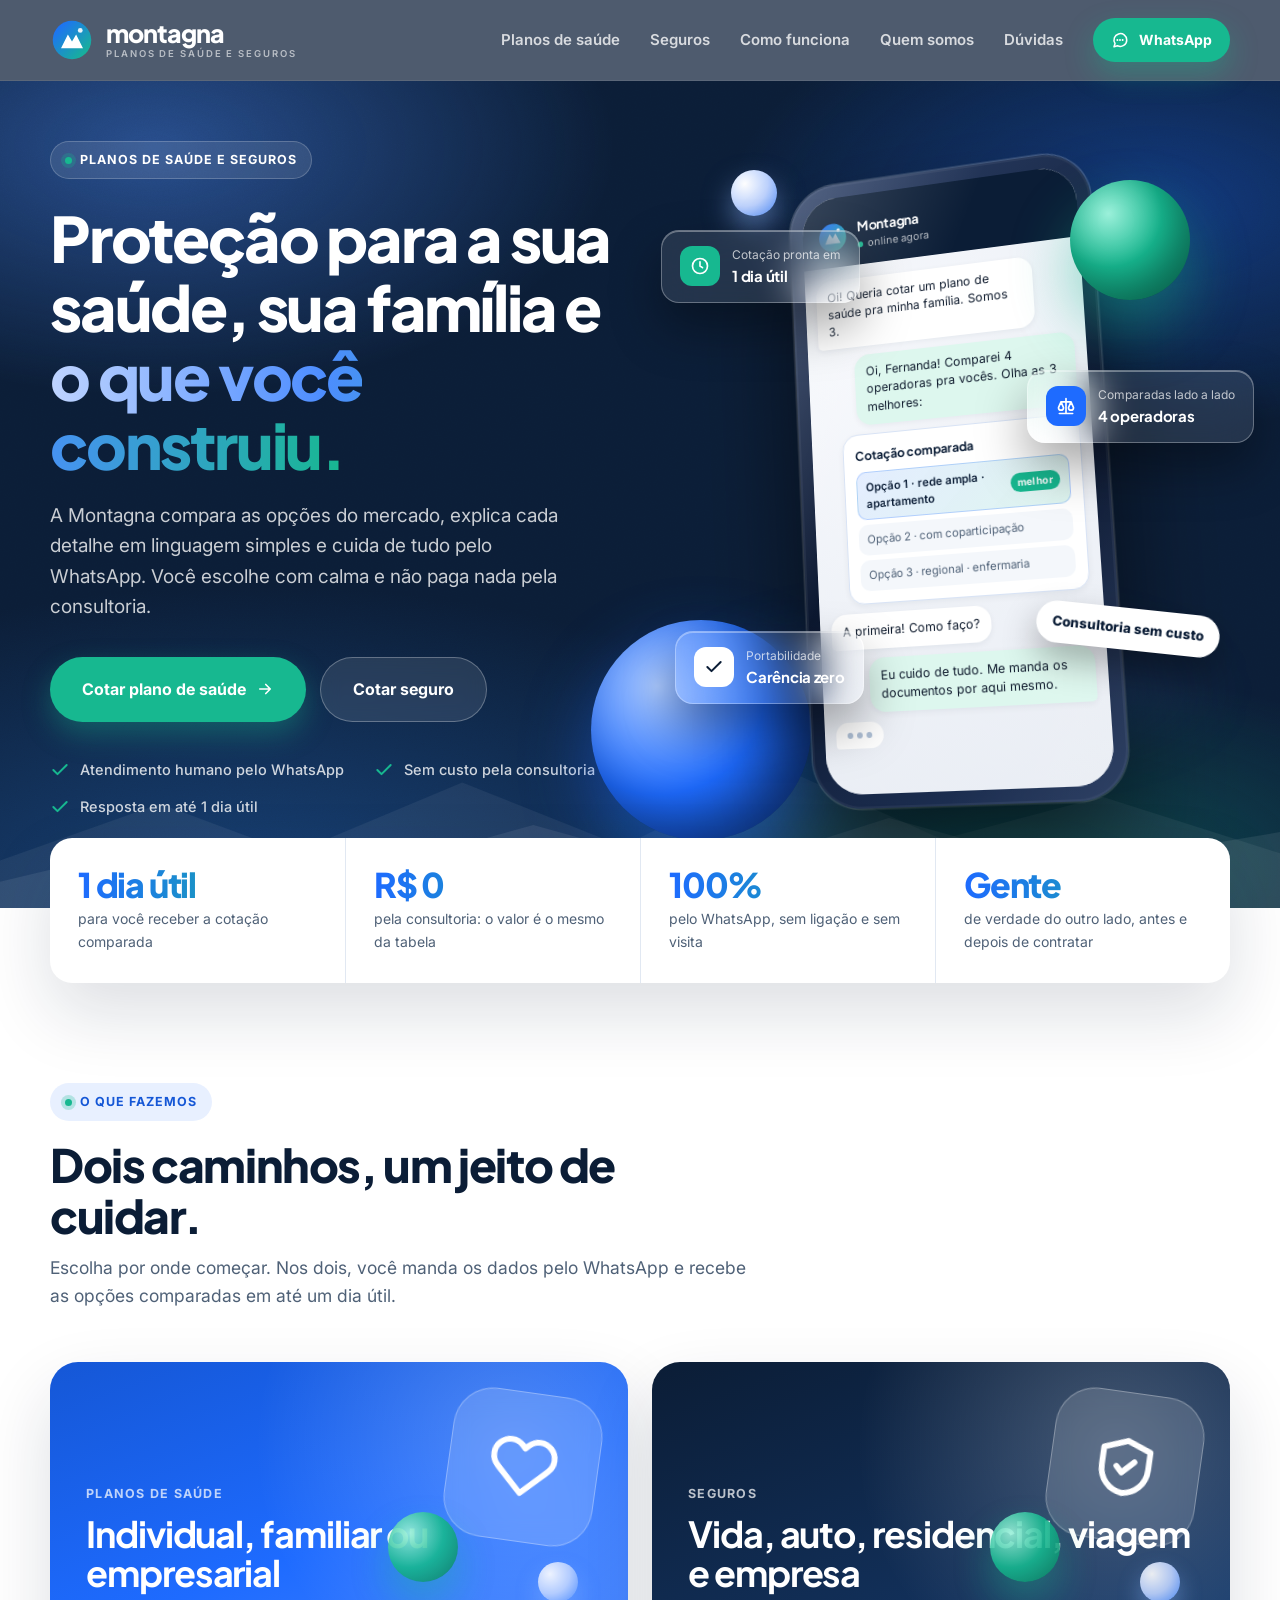
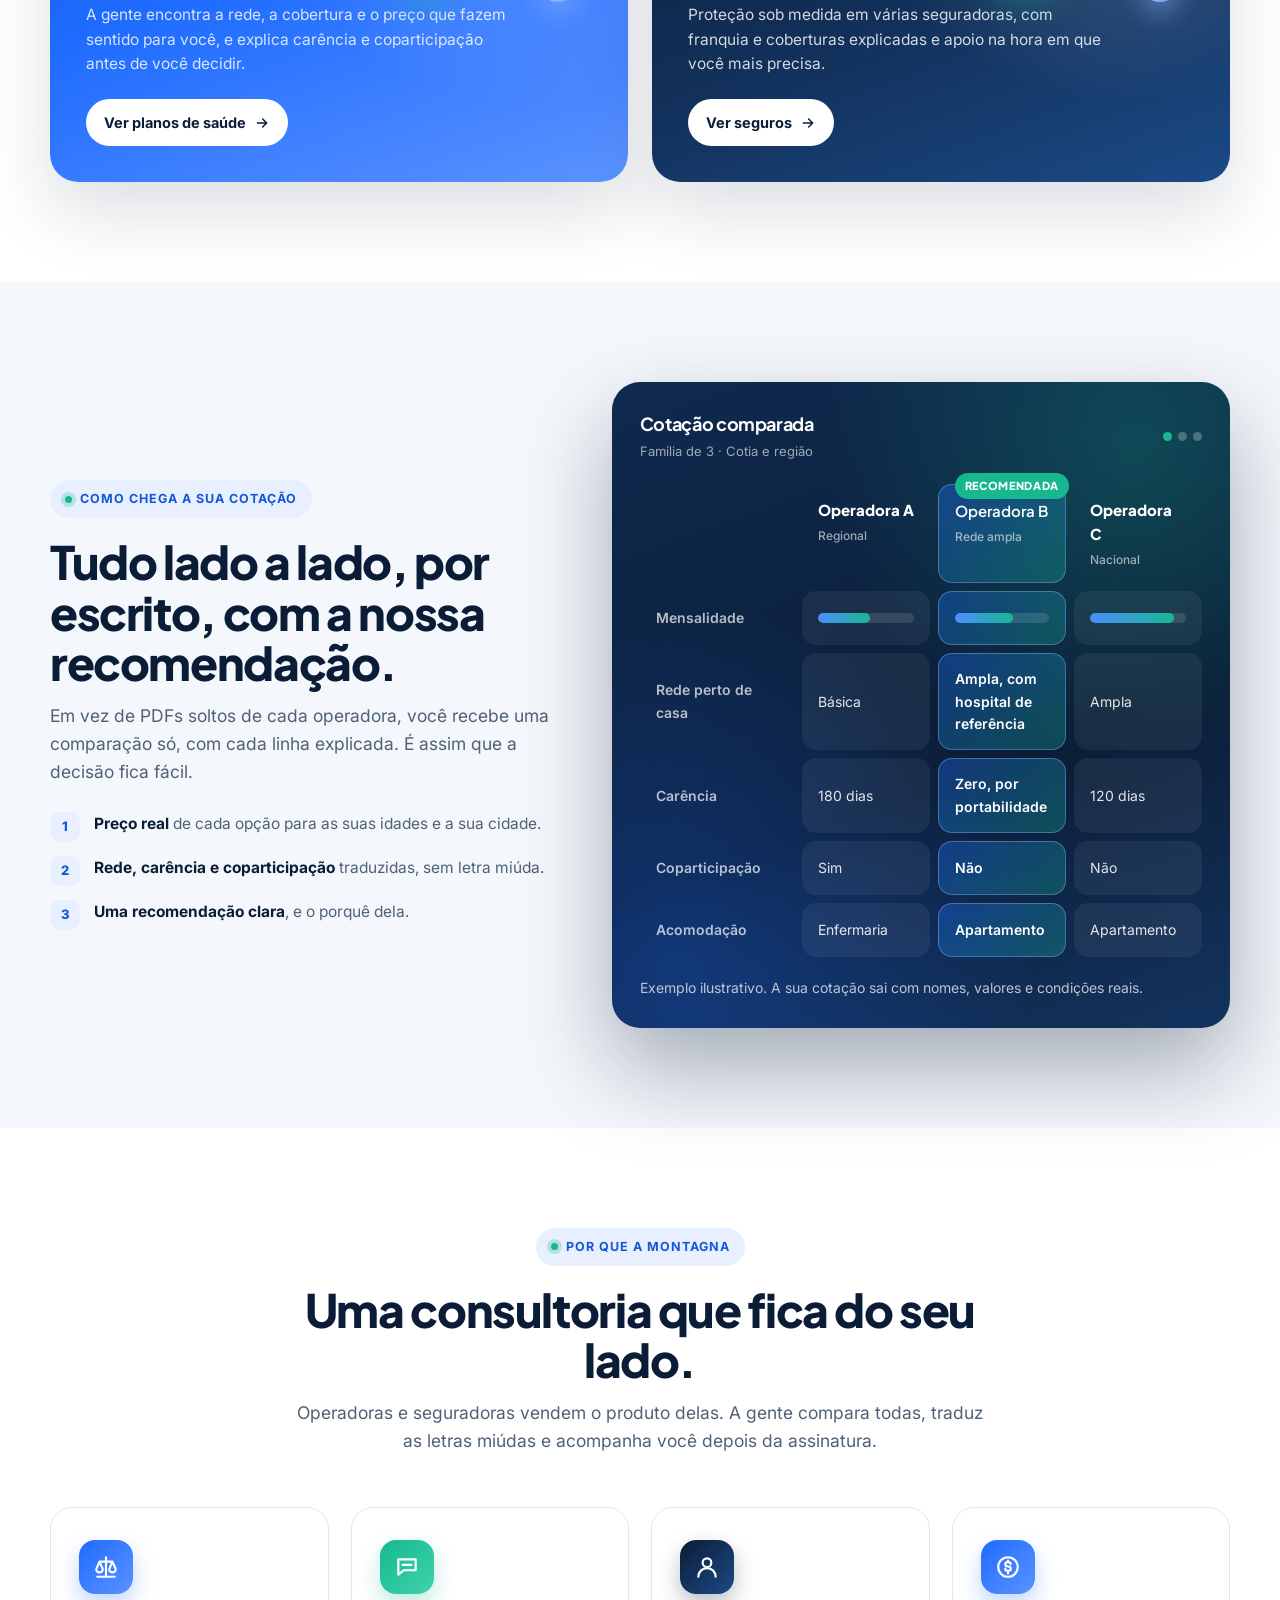
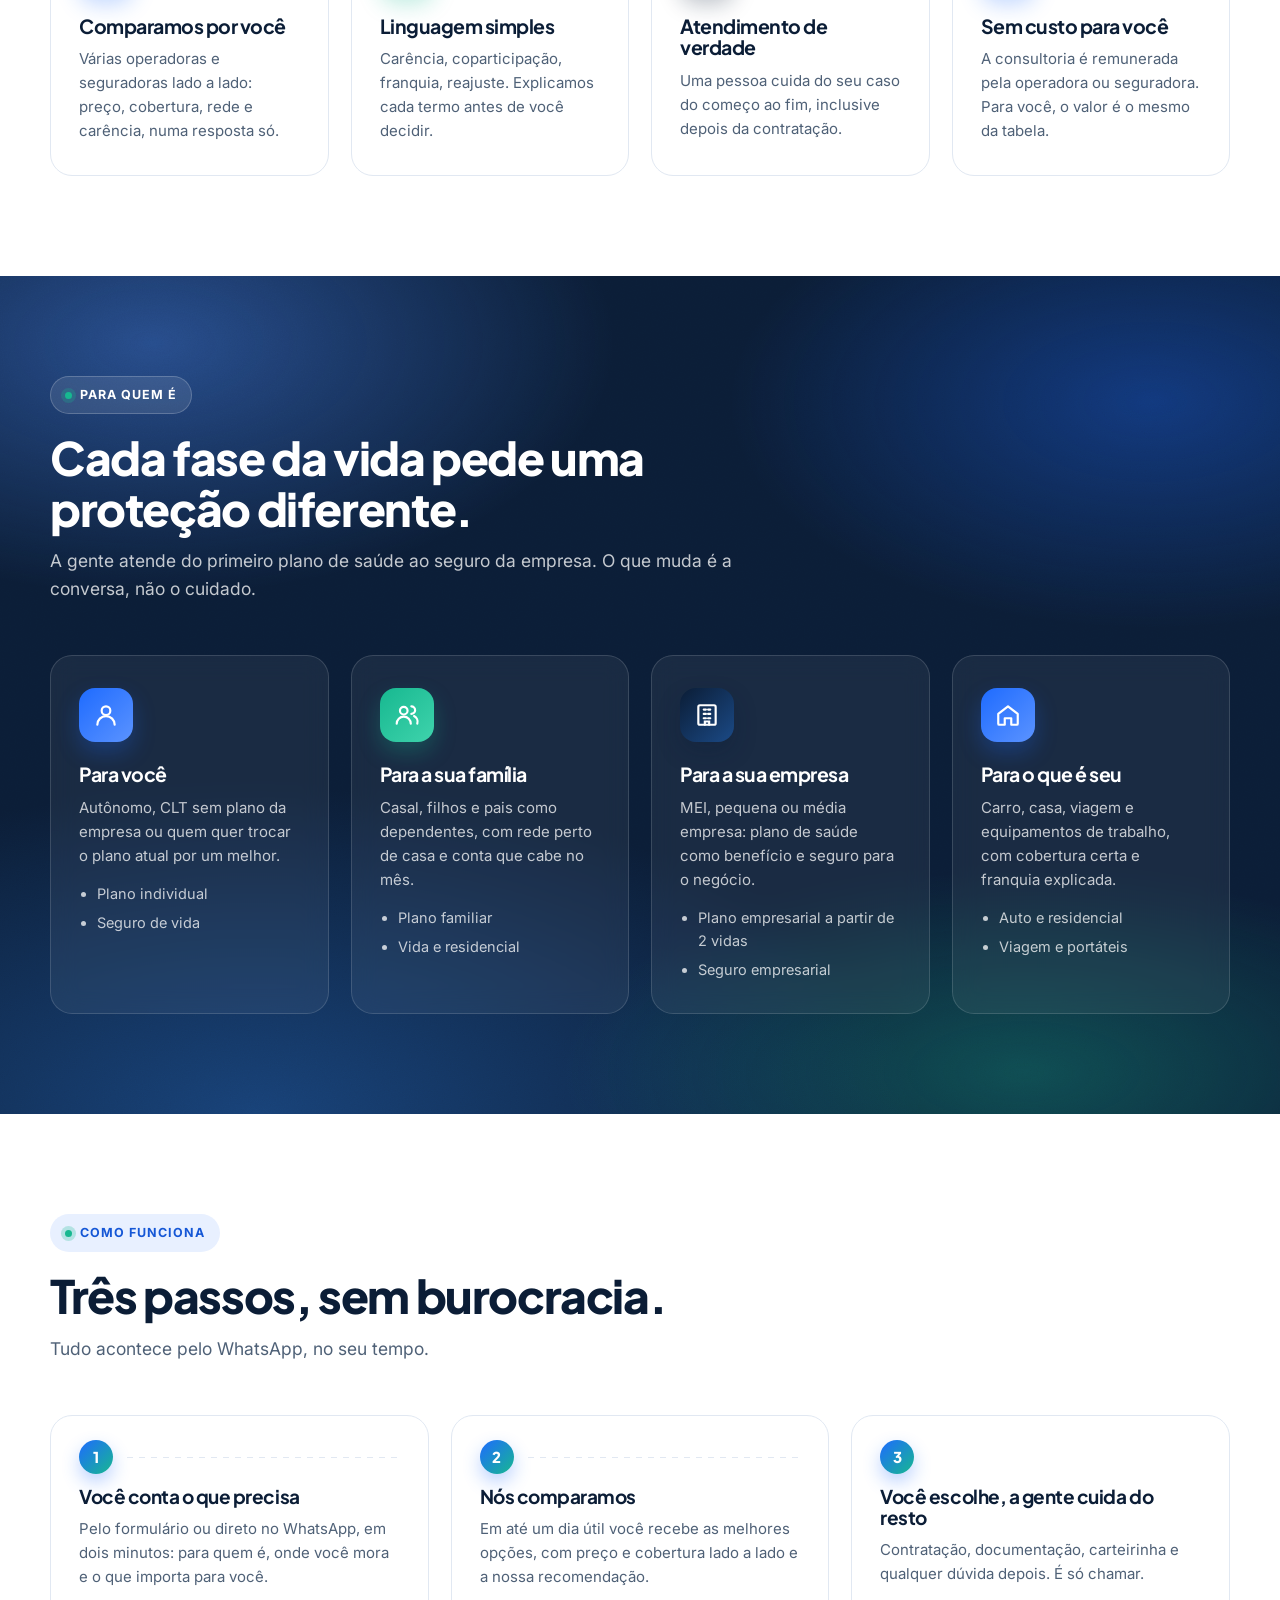
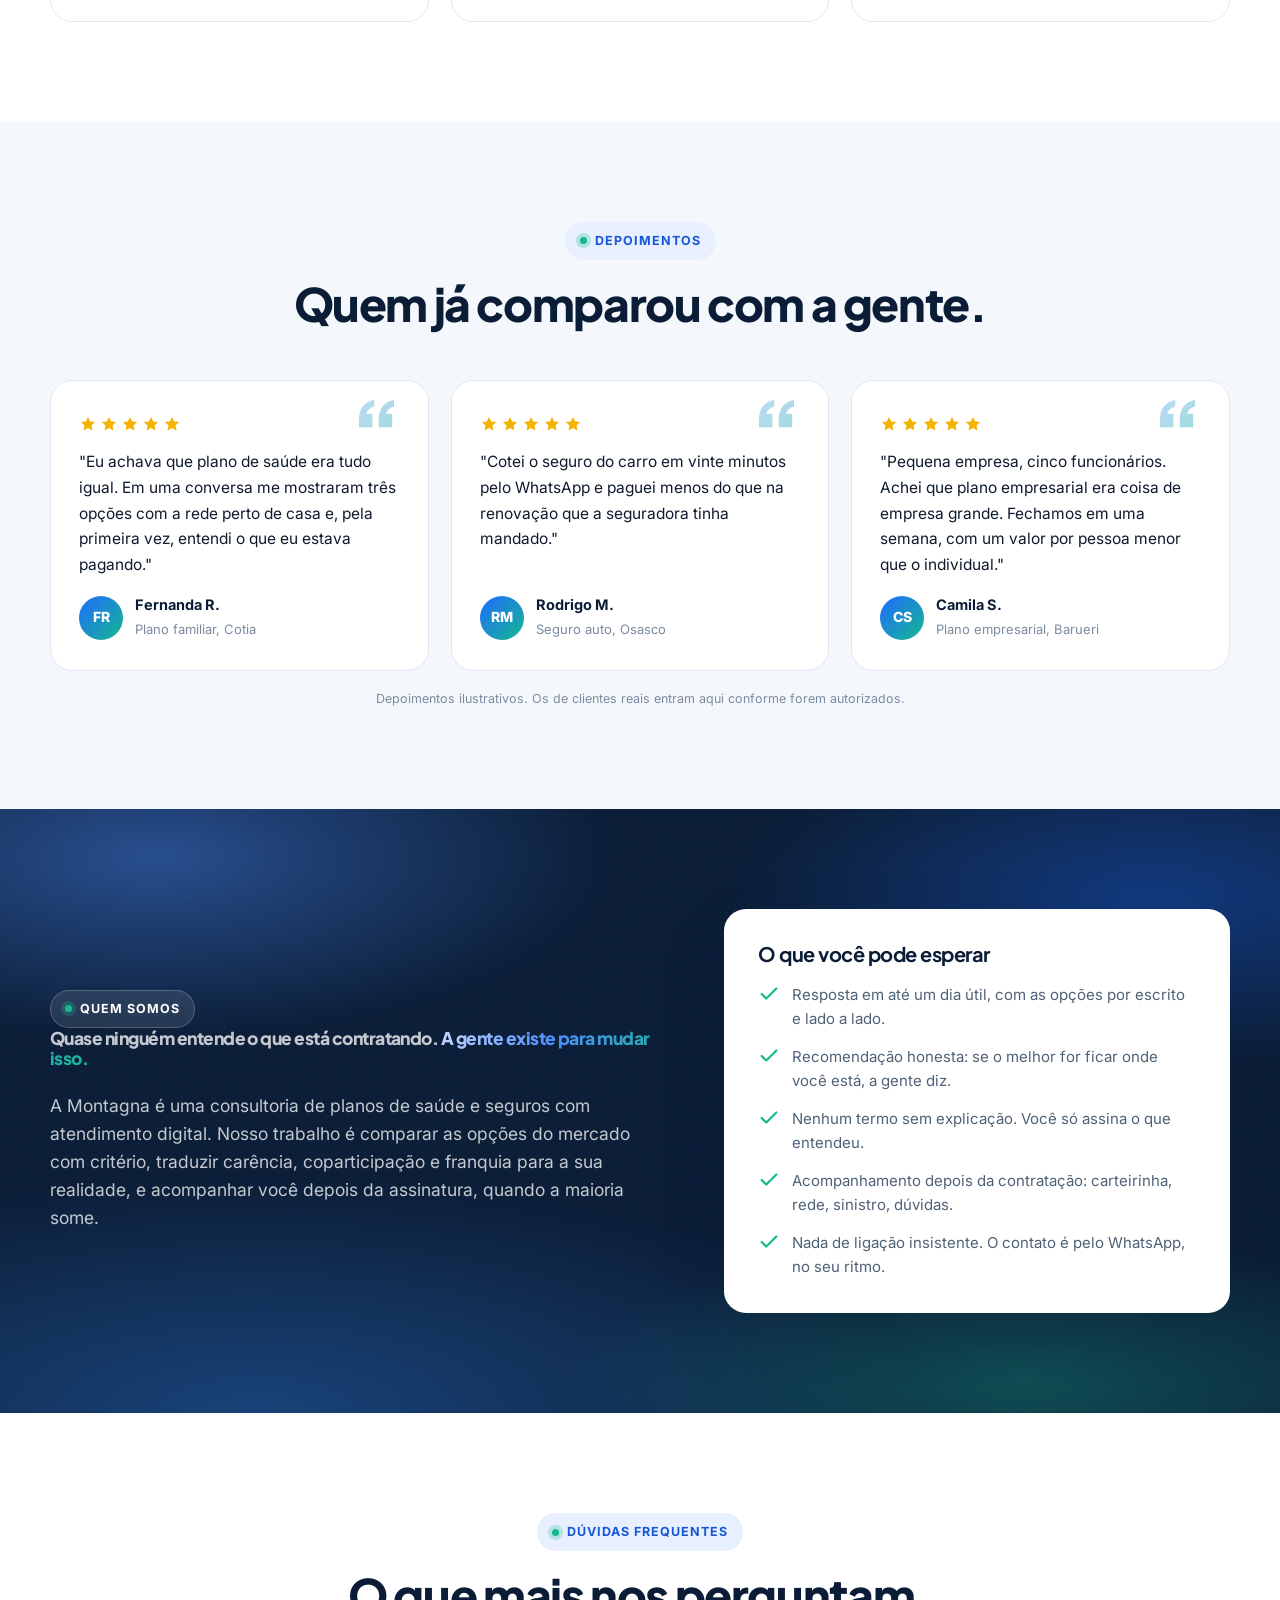
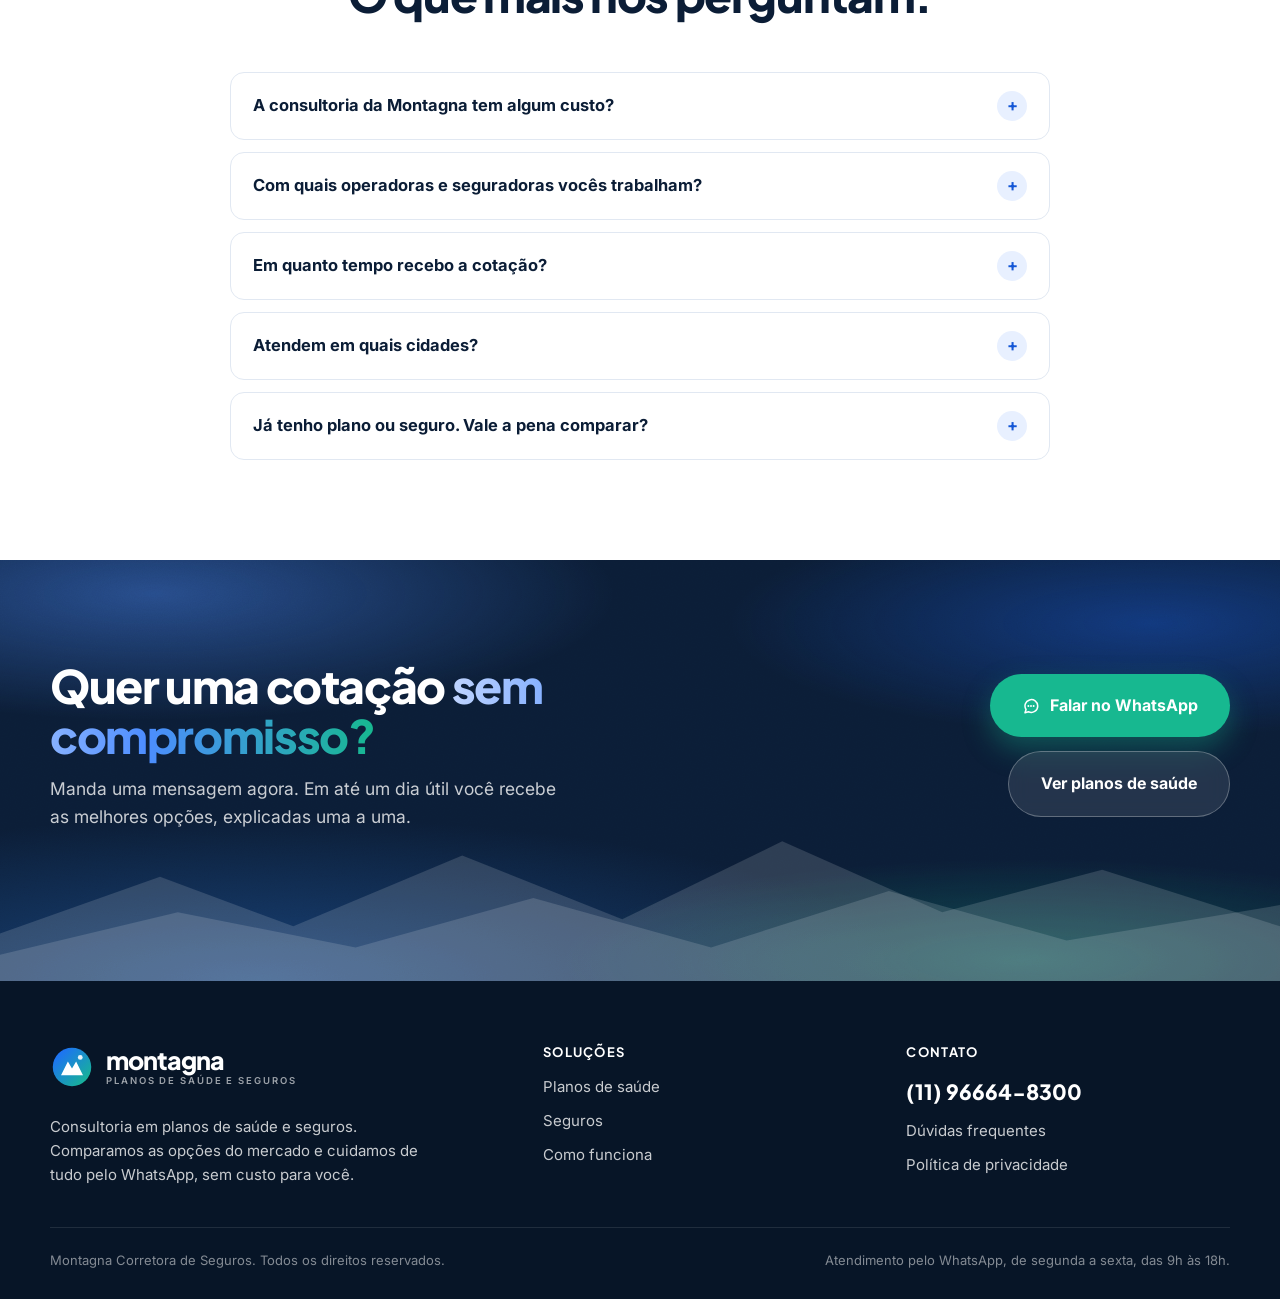
<file: index.html>
<!DOCTYPE html>
<html lang="pt-BR">
<head>
  <meta charset="UTF-8">
  <meta name="viewport" content="width=device-width, initial-scale=1">
  <title>Montagna | Planos de saúde e seguros</title>
  <meta name="description" content="A Montagna compara planos de saúde e seguros das principais operadoras e seguradoras, explica cada detalhe e cuida de tudo pelo WhatsApp. Sem custo pela consultoria.">
  <link rel="icon" href="favicon.svg" type="image/svg+xml">
  <meta property="og:type" content="website">
  <meta property="og:locale" content="pt_BR">
  <meta property="og:site_name" content="Montagna">
  <meta property="og:title" content="Montagna | Planos de saúde e seguros">
  <meta property="og:description" content="Comparamos as opções do mercado, explicamos cada detalhe e cuidamos de tudo pelo WhatsApp. Sem custo pela consultoria.">
  <meta property="og:image" content="img/og.png">
  <link rel="preconnect" href="https://fonts.googleapis.com">
  <link rel="preconnect" href="https://fonts.gstatic.com" crossorigin>
  <link href="https://fonts.googleapis.com/css2?family=Plus+Jakarta+Sans:wght@600;700;800&family=Inter:wght@400;500;600;700&display=swap" rel="stylesheet">
  <link rel="stylesheet" href="estilo.css">
</head>
<body>

<svg width="0" height="0" style="position:absolute" aria-hidden="true">
  <defs>
    <linearGradient id="mg" x1="8" y1="8" x2="56" y2="56" gradientUnits="userSpaceOnUse"><stop offset="0" stop-color="#1E6BFF"/><stop offset="1" stop-color="#17B890"/></linearGradient>
    <symbol id="marca" viewBox="0 0 64 64"><circle cx="32" cy="32" r="28" fill="url(#mg)"/><path d="M16 44 L26 24 L32 34 L38 24 L48 44 Z" fill="#fff"/><circle cx="44" cy="18" r="3.5" fill="#fff" opacity="0.9"/></symbol>
    <filter id="grao-f"><feTurbulence type="fractalNoise" baseFrequency="0.85" numOctaves="2" stitchTiles="stitch"/><feColorMatrix values="0 0 0 0 1  0 0 0 0 1  0 0 0 0 1  0 0 0 0.07 0"/></filter>
    <symbol id="i-check" viewBox="0 0 24 24"><path d="M20 6 9 17l-5-5" fill="none" stroke="currentColor" stroke-width="2.4" stroke-linecap="round" stroke-linejoin="round"/></symbol>
    <symbol id="i-seta" viewBox="0 0 24 24"><path d="M5 12h14M13 6l6 6-6 6" fill="none" stroke="currentColor" stroke-width="2.2" stroke-linecap="round" stroke-linejoin="round"/></symbol>
    <symbol id="i-chat" viewBox="0 0 24 24"><path d="M21 12a8.5 8.5 0 0 1-12.4 7.6L4 21l1.4-4.3A8.5 8.5 0 1 1 21 12z" fill="none" stroke="currentColor" stroke-width="2" stroke-linecap="round" stroke-linejoin="round"/><path d="M8.5 12h.01M12 12h.01M15.5 12h.01" stroke="currentColor" stroke-width="2.6" stroke-linecap="round"/></symbol>
    <symbol id="i-coracao" viewBox="0 0 24 24"><path d="M20.8 4.6a5.5 5.5 0 0 0-7.8 0L12 5.6l-1-1a5.5 5.5 0 0 0-7.8 7.8l1 1L12 21l7.8-7.6 1-1a5.5 5.5 0 0 0 0-7.8z" fill="none" stroke="currentColor" stroke-width="2" stroke-linecap="round" stroke-linejoin="round"/></symbol>
    <symbol id="i-escudo" viewBox="0 0 24 24"><path d="M12 3l8 3v6c0 5-3.5 8.5-8 9-4.5-.5-8-4-8-9V6z" fill="none" stroke="currentColor" stroke-width="2" stroke-linejoin="round"/><path d="M9 12l2 2 4-4" fill="none" stroke="currentColor" stroke-width="2" stroke-linecap="round" stroke-linejoin="round"/></symbol>
    <symbol id="i-balanca" viewBox="0 0 24 24"><path d="M12 3v18M4 21h16M6 7h12M6 7l-3 7a3 3 0 0 0 6 0zM18 7l-3 7a3 3 0 0 0 6 0z" fill="none" stroke="currentColor" stroke-width="2" stroke-linecap="round" stroke-linejoin="round"/></symbol>
    <symbol id="i-fala" viewBox="0 0 24 24"><path d="M4 5h16v10H9l-5 4z" fill="none" stroke="currentColor" stroke-width="2" stroke-linejoin="round"/><path d="M8 10h8" stroke="currentColor" stroke-width="2" stroke-linecap="round"/></symbol>
    <symbol id="i-pessoa" viewBox="0 0 24 24"><circle cx="12" cy="8" r="4" fill="none" stroke="currentColor" stroke-width="2"/><path d="M4 21a8 8 0 0 1 16 0" fill="none" stroke="currentColor" stroke-width="2" stroke-linecap="round"/></symbol>
    <symbol id="i-pessoas" viewBox="0 0 24 24"><circle cx="9" cy="8" r="3.5" fill="none" stroke="currentColor" stroke-width="2"/><path d="M2.5 20a6.5 6.5 0 0 1 13 0M16 4a3.5 3.5 0 0 1 0 7M18.5 13a6 6 0 0 1 3 7" fill="none" stroke="currentColor" stroke-width="2" stroke-linecap="round"/></symbol>
    <symbol id="i-predio" viewBox="0 0 24 24"><rect x="4" y="3" width="16" height="18" rx="1.5" fill="none" stroke="currentColor" stroke-width="2"/><path d="M9 7h2M13 7h2M9 11h2M13 11h2M9 15h2M13 15h2M10 21v-3h4v3" fill="none" stroke="currentColor" stroke-width="2" stroke-linecap="round"/></symbol>
    <symbol id="i-casa" viewBox="0 0 24 24"><path d="M3 11l9-7 9 7v9a1 1 0 0 1-1 1h-5v-6h-6v6H4a1 1 0 0 1-1-1z" fill="none" stroke="currentColor" stroke-width="2" stroke-linejoin="round"/></symbol>
    <symbol id="i-moeda" viewBox="0 0 24 24"><circle cx="12" cy="12" r="9" fill="none" stroke="currentColor" stroke-width="2"/><path d="M14.5 9.5c0-1.1-1.1-2-2.5-2s-2.5.9-2.5 2 1.1 2 2.5 2 2.5.9 2.5 2-1.1 2-2.5 2-2.5-.9-2.5-2M12 6v1.5M12 16.5V18" fill="none" stroke="currentColor" stroke-width="2" stroke-linecap="round"/></symbol>
    <symbol id="i-relogio" viewBox="0 0 24 24"><circle cx="12" cy="12" r="9" fill="none" stroke="currentColor" stroke-width="2"/><path d="M12 7v5l3 2" fill="none" stroke="currentColor" stroke-width="2" stroke-linecap="round" stroke-linejoin="round"/></symbol>
    <symbol id="i-estrela" viewBox="0 0 24 24"><path d="M12 2.5l2.9 6 6.6.9-4.8 4.6 1.2 6.5L12 17.4 6.1 20.5l1.2-6.5L2.5 9.4l6.6-.9z" fill="currentColor"/></symbol>
  </defs>
</svg>

<header class="topo" id="topo">
  <div class="dentro topo-dentro">
    <a class="logo" href="index.html" aria-label="Montagna, início"><svg class="logo-marca"><use href="#marca"/></svg><span class="logo-nome">montagna<small>planos de saúde e seguros</small></span></a>
    <nav class="menu" id="menu" aria-label="Principal">
      <a href="planos-de-saude.html">Planos de saúde</a>
      <a href="seguros.html">Seguros</a>
      <a href="#como-funciona">Como funciona</a>
      <a href="#quem-somos">Quem somos</a>
      <a href="#duvidas">Dúvidas</a>
      <a class="botao botao-verde" href="#" data-whats data-mensagem="Olá! Vim pelo site da Montagna e quero uma cotação."><svg><use href="#i-chat"/></svg>WhatsApp</a>
    </nav>
    <button class="menu-botao" id="menuBotao" aria-expanded="false" aria-controls="menu" aria-label="Abrir menu"><span></span><span></span><span></span></button>
  </div>
</header>

<main>
  <section class="abertura escuro">
    <svg class="grao" aria-hidden="true"><rect width="100%" height="100%" filter="url(#grao-f)"/></svg>
    <div class="dentro abertura-dentro">
      <div>
        <span class="etiqueta">Planos de saúde e seguros</span>
        <h1>Proteção para a sua saúde, sua família e <span class="grad">o que você construiu.</span></h1>
        <p class="apoio">A Montagna compara as opções do mercado, explica cada detalhe em linguagem simples e cuida de tudo pelo WhatsApp. Você escolhe com calma e não paga nada pela consultoria.</p>
        <div class="acoes">
          <a class="botao botao-verde botao-grande" href="planos-de-saude.html">Cotar plano de saúde <svg><use href="#i-seta"/></svg></a>
          <a class="botao botao-vidro botao-grande" href="seguros.html">Cotar seguro</a>
        </div>
        <div class="provas">
          <span class="prova"><svg><use href="#i-check"/></svg>Atendimento humano pelo WhatsApp</span>
          <span class="prova"><svg><use href="#i-check"/></svg>Sem custo pela consultoria</span>
          <span class="prova"><svg><use href="#i-check"/></svg>Resposta em até 1 dia útil</span>
        </div>
      </div>
      <div class="cena" aria-hidden="true">
        <span class="chao"></span>
        <span class="esfera e1"></span><span class="esfera e2"></span><span class="esfera e3"></span>
        <div class="fone"><div class="tela">
          <div class="chat-topo"><svg class="logo-marca"><use href="#marca"/></svg><div><b>Montagna</b><small>online agora</small></div></div>
          <div class="chat">
            <div class="balao de">Oi! Queria cotar um plano de saúde pra minha família. Somos 3.</div>
            <div class="balao para">Oi, Fernanda! Comparei 4 operadoras pra vocês. Olha as 3 melhores:</div>
            <div class="balao cartao-cotacao"><b>Cotação comparada</b>
              <div class="cotacao-linha melhor"><span>Opção 1 · rede ampla · apartamento</span><i>melhor</i></div>
              <div class="cotacao-linha"><span>Opção 2 · com coparticipação</span></div>
              <div class="cotacao-linha"><span>Opção 3 · regional · enfermaria</span></div>
            </div>
            <div class="balao de">A primeira! Como faço?</div>
            <div class="balao para">Eu cuido de tudo. Me manda os documentos por aqui mesmo.</div>
            <div class="digitando"><i></i><i></i><i></i></div>
          </div>
        </div></div>
        <div class="flutuante f1"><span class="ico verde"><svg><use href="#i-relogio"/></svg></span><div><small>Cotação pronta em</small><b>1 dia útil</b></div></div>
        <div class="flutuante f2"><span class="ico azul"><svg><use href="#i-balanca"/></svg></span><div><small>Comparadas lado a lado</small><b>4 operadoras</b></div></div>
        <div class="flutuante f3"><span class="ico branco"><svg><use href="#i-check"/></svg></span><div><small>Portabilidade</small><b>Carência zero</b></div></div>
        <span class="pilula">Consultoria sem custo</span>
      </div>
    </div>
    <svg class="montanhas" viewBox="0 0 1440 240" preserveAspectRatio="none" aria-hidden="true"><path d="M0 240V170L180 90l150 70 190-100 180 90 180-110 180 100 180-60 200 80v80z" fill="#fff" opacity="0.06"/><path d="M0 240v-40l200-60 200 50 200-70 200 70 200-80 200 70 240-50v110z" fill="#fff" opacity="0.08"/></svg>
  </section>

  <section class="compromissos" aria-label="Nossos compromissos">
    <div class="dentro compromissos-dentro">
      <div class="compromisso"><b class="grad-escuro">1 dia útil</b><span>para você receber a cotação comparada</span></div>
      <div class="compromisso"><b class="grad-escuro">R$ 0</b><span>pela consultoria: o valor é o mesmo da tabela</span></div>
      <div class="compromisso"><b class="grad-escuro">100%</b><span>pelo WhatsApp, sem ligação e sem visita</span></div>
      <div class="compromisso"><b class="grad-escuro">Gente</b><span>de verdade do outro lado, antes e depois de contratar</span></div>
    </div>
  </section>

  <section class="secao" id="caminhos">
    <div class="dentro">
      <div class="cabeca sobe">
        <span class="etiqueta">O que fazemos</span>
        <h2>Dois caminhos, um jeito de cuidar.</h2>
        <p>Escolha por onde começar. Nos dois, você manda os dados pelo WhatsApp e recebe as opções comparadas em até um dia útil.</p>
      </div>
      <div class="caminhos">
        <a class="caminho saude sobe" href="planos-de-saude.html">
          <span class="caminho-icone"><svg><use href="#i-coracao"/></svg></span>
          <span class="esfera c1"></span><span class="esfera c2"></span>
          <span class="rotulo">Planos de saúde</span>
          <h3>Individual, familiar ou empresarial</h3>
          <p>A gente encontra a rede, a cobertura e o preço que fazem sentido para você, e explica carência e coparticipação antes de você decidir.</p>
          <span class="ir">Ver planos de saúde <svg><use href="#i-seta"/></svg></span>
        </a>
        <a class="caminho seguros sobe" href="seguros.html">
          <span class="caminho-icone"><svg><use href="#i-escudo"/></svg></span>
          <span class="esfera c1"></span><span class="esfera c2"></span>
          <span class="rotulo">Seguros</span>
          <h3>Vida, auto, residencial, viagem e empresa</h3>
          <p>Proteção sob medida em várias seguradoras, com franquia e coberturas explicadas e apoio na hora em que você mais precisa.</p>
          <span class="ir">Ver seguros <svg><use href="#i-seta"/></svg></span>
        </a>
      </div>
    </div>
  </section>

  <section class="secao neve" id="comparacao">
    <div class="dentro comparacao-wrap">
      <div class="cabeca sobe">
        <span class="etiqueta">Como chega a sua cotação</span>
        <h2>Tudo lado a lado, por escrito, com a nossa recomendação.</h2>
        <p>Em vez de PDFs soltos de cada operadora, você recebe uma comparação só, com cada linha explicada. É assim que a decisão fica fácil.</p>
        <ul class="lista-pontos">
          <li><i>1</i><span><b>Preço real</b> de cada opção para as suas idades e a sua cidade.</span></li>
          <li><i>2</i><span><b>Rede, carência e coparticipação</b> traduzidas, sem letra miúda.</span></li>
          <li><i>3</i><span><b>Uma recomendação clara</b>, e o porquê dela.</span></li>
        </ul>
      </div>
      <div class="comparacao sobe" aria-label="Exemplo de cotação comparada">
        <div class="comparacao-topo"><div><b>Cotação comparada</b><small>Família de 3 · Cotia e região</small></div><span class="pontos"><i></i><i></i><i></i></span></div>
        <div class="comparacao-grade">
          <div class="criterio"></div>
          <div class="cabecalho">Operadora A<small>Regional</small></div>
          <div class="cabecalho melhor"><span class="selo-rec">Recomendada</span>Operadora B<small>Rede ampla</small></div>
          <div class="cabecalho">Operadora C<small>Nacional</small></div>
          <div class="criterio">Mensalidade</div>
          <div class="celula"><span class="barra"><i style="width:55%"></i></span></div>
          <div class="celula melhor"><span class="barra"><i style="width:62%"></i></span></div>
          <div class="celula"><span class="barra"><i style="width:88%"></i></span></div>
          <div class="criterio">Rede perto de casa</div>
          <div class="celula">Básica</div>
          <div class="celula melhor">Ampla, com hospital de referência</div>
          <div class="celula">Ampla</div>
          <div class="criterio">Carência</div>
          <div class="celula">180 dias</div>
          <div class="celula melhor">Zero, por portabilidade</div>
          <div class="celula">120 dias</div>
          <div class="criterio">Coparticipação</div>
          <div class="celula">Sim</div>
          <div class="celula melhor">Não</div>
          <div class="celula">Não</div>
          <div class="criterio">Acomodação</div>
          <div class="celula">Enfermaria</div>
          <div class="celula melhor">Apartamento</div>
          <div class="celula">Apartamento</div>
        </div>
        <div class="comparacao-pe"><span>Exemplo ilustrativo. A sua cotação sai com nomes, valores e condições reais.</span></div>
      </div>
    </div>
  </section>

  <section class="secao" id="por-que">
    <div class="dentro">
      <div class="cabeca centro sobe">
        <span class="etiqueta">Por que a Montagna</span>
        <h2>Uma consultoria que fica do seu lado.</h2>
        <p>Operadoras e seguradoras vendem o produto delas. A gente compara todas, traduz as letras miúdas e acompanha você depois da assinatura.</p>
      </div>
      <div class="grade-4">
        <article class="cartao sobe"><span class="cartao-icone"><svg><use href="#i-balanca"/></svg></span><h3>Comparamos por você</h3><p>Várias operadoras e seguradoras lado a lado: preço, cobertura, rede e carência, numa resposta só.</p></article>
        <article class="cartao sobe"><span class="cartao-icone verde"><svg><use href="#i-fala"/></svg></span><h3>Linguagem simples</h3><p>Carência, coparticipação, franquia, reajuste. Explicamos cada termo antes de você decidir.</p></article>
        <article class="cartao sobe"><span class="cartao-icone navy"><svg><use href="#i-pessoa"/></svg></span><h3>Atendimento de verdade</h3><p>Uma pessoa cuida do seu caso do começo ao fim, inclusive depois da contratação.</p></article>
        <article class="cartao sobe"><span class="cartao-icone"><svg><use href="#i-moeda"/></svg></span><h3>Sem custo para você</h3><p>A consultoria é remunerada pela operadora ou seguradora. Para você, o valor é o mesmo da tabela.</p></article>
      </div>
    </div>
  </section>

  <section class="secao escuro" id="para-quem">
    <svg class="grao" aria-hidden="true"><rect width="100%" height="100%" filter="url(#grao-f)"/></svg>
    <div class="dentro">
      <div class="cabeca sobe">
        <span class="etiqueta">Para quem é</span>
        <h2>Cada fase da vida pede uma proteção diferente.</h2>
        <p>A gente atende do primeiro plano de saúde ao seguro da empresa. O que muda é a conversa, não o cuidado.</p>
      </div>
      <div class="grade-4">
        <article class="cartao sobe"><span class="cartao-icone"><svg><use href="#i-pessoa"/></svg></span><h3>Para você</h3><p>Autônomo, CLT sem plano da empresa ou quem quer trocar o plano atual por um melhor.</p><ul><li>Plano individual</li><li>Seguro de vida</li></ul></article>
        <article class="cartao sobe"><span class="cartao-icone verde"><svg><use href="#i-pessoas"/></svg></span><h3>Para a sua família</h3><p>Casal, filhos e pais como dependentes, com rede perto de casa e conta que cabe no mês.</p><ul><li>Plano familiar</li><li>Vida e residencial</li></ul></article>
        <article class="cartao sobe"><span class="cartao-icone navy"><svg><use href="#i-predio"/></svg></span><h3>Para a sua empresa</h3><p>MEI, pequena ou média empresa: plano de saúde como benefício e seguro para o negócio.</p><ul><li>Plano empresarial a partir de 2 vidas</li><li>Seguro empresarial</li></ul></article>
        <article class="cartao sobe"><span class="cartao-icone"><svg><use href="#i-casa"/></svg></span><h3>Para o que é seu</h3><p>Carro, casa, viagem e equipamentos de trabalho, com cobertura certa e franquia explicada.</p><ul><li>Auto e residencial</li><li>Viagem e portáteis</li></ul></article>
      </div>
    </div>
  </section>

  <section class="secao" id="como-funciona">
    <div class="dentro">
      <div class="cabeca sobe">
        <span class="etiqueta">Como funciona</span>
        <h2>Três passos, sem burocracia.</h2>
        <p>Tudo acontece pelo WhatsApp, no seu tempo.</p>
      </div>
      <div class="passos">
        <article class="passo sobe"><h3>Você conta o que precisa</h3><p>Pelo formulário ou direto no WhatsApp, em dois minutos: para quem é, onde você mora e o que importa para você.</p></article>
        <article class="passo sobe"><h3>Nós comparamos</h3><p>Em até um dia útil você recebe as melhores opções, com preço e cobertura lado a lado e a nossa recomendação.</p></article>
        <article class="passo sobe"><h3>Você escolhe, a gente cuida do resto</h3><p>Contratação, documentação, carteirinha e qualquer dúvida depois. É só chamar.</p></article>
      </div>
    </div>
  </section>

  <section class="secao neve" id="depoimentos">
    <div class="dentro">
      <div class="cabeca centro sobe">
        <span class="etiqueta">Depoimentos</span>
        <h2>Quem já comparou com a gente.</h2>
      </div>
      <div class="depoimentos">
        <article class="depoimento sobe"><div class="estrelas" aria-label="5 estrelas"><svg><use href="#i-estrela"/></svg><svg><use href="#i-estrela"/></svg><svg><use href="#i-estrela"/></svg><svg><use href="#i-estrela"/></svg><svg><use href="#i-estrela"/></svg></div><p>"Eu achava que plano de saúde era tudo igual. Em uma conversa me mostraram três opções com a rede perto de casa e, pela primeira vez, entendi o que eu estava pagando."</p><footer><span class="avatar">FR</span><div><b>Fernanda R.</b><small>Plano familiar, Cotia</small></div></footer></article>
        <article class="depoimento sobe"><div class="estrelas" aria-label="5 estrelas"><svg><use href="#i-estrela"/></svg><svg><use href="#i-estrela"/></svg><svg><use href="#i-estrela"/></svg><svg><use href="#i-estrela"/></svg><svg><use href="#i-estrela"/></svg></div><p>"Cotei o seguro do carro em vinte minutos pelo WhatsApp e paguei menos do que na renovação que a seguradora tinha mandado."</p><footer><span class="avatar">RM</span><div><b>Rodrigo M.</b><small>Seguro auto, Osasco</small></div></footer></article>
        <article class="depoimento sobe"><div class="estrelas" aria-label="5 estrelas"><svg><use href="#i-estrela"/></svg><svg><use href="#i-estrela"/></svg><svg><use href="#i-estrela"/></svg><svg><use href="#i-estrela"/></svg><svg><use href="#i-estrela"/></svg></div><p>"Pequena empresa, cinco funcionários. Achei que plano empresarial era coisa de empresa grande. Fechamos em uma semana, com um valor por pessoa menor que o individual."</p><footer><span class="avatar">CS</span><div><b>Camila S.</b><small>Plano empresarial, Barueri</small></div></footer></article>
      </div>
      <p class="nota-pe">Depoimentos ilustrativos. Os de clientes reais entram aqui conforme forem autorizados.</p>
    </div>
  </section>

  <section class="secao escuro" id="quem-somos">
    <svg class="grao" aria-hidden="true"><rect width="100%" height="100%" filter="url(#grao-f)"/></svg>
    <div class="dentro sobre">
      <div class="cabeca sobe">
        <span class="etiqueta">Quem somos</span>
        <p class="declaracao">Quase ninguém entende o que está contratando. <span class="grad">A gente existe para mudar isso.</span></p>
        <p style="margin-top:24px">A Montagna é uma consultoria de planos de saúde e seguros com atendimento digital. Nosso trabalho é comparar as opções do mercado com critério, traduzir carência, coparticipação e franquia para a sua realidade, e acompanhar você depois da assinatura, quando a maioria some.</p>
      </div>
      <div class="sobre-caixa sobe">
        <h3>O que você pode esperar</h3>
        <ul>
          <li><svg><use href="#i-check"/></svg><span>Resposta em até um dia útil, com as opções por escrito e lado a lado.</span></li>
          <li><svg><use href="#i-check"/></svg><span>Recomendação honesta: se o melhor for ficar onde você está, a gente diz.</span></li>
          <li><svg><use href="#i-check"/></svg><span>Nenhum termo sem explicação. Você só assina o que entendeu.</span></li>
          <li><svg><use href="#i-check"/></svg><span>Acompanhamento depois da contratação: carteirinha, rede, sinistro, dúvidas.</span></li>
          <li><svg><use href="#i-check"/></svg><span>Nada de ligação insistente. O contato é pelo WhatsApp, no seu ritmo.</span></li>
        </ul>
      </div>
    </div>
  </section>

  <section class="secao" id="duvidas">
    <div class="dentro">
      <div class="cabeca centro sobe">
        <span class="etiqueta">Dúvidas frequentes</span>
        <h2>O que mais nos perguntam.</h2>
      </div>
      <div class="faq sobe">
        <details><summary>A consultoria da Montagna tem algum custo?</summary><p>Não. Somos remunerados pela operadora ou seguradora quando você contrata, e o valor para você é o mesmo da tabela. Comparar, tirar dúvidas e receber a cotação não custa nada.</p></details>
        <details><summary>Com quais operadoras e seguradoras vocês trabalham?</summary><p>Com as principais do mercado, nacionais e regionais. Na cotação mostramos as que fazem sentido para a sua cidade, o seu perfil e o seu orçamento.</p></details>
        <details><summary>Em quanto tempo recebo a cotação?</summary><p>Em até um dia útil depois que você manda as informações. Casos empresariais com muitas vidas podem levar um pouco mais, e avisamos antes.</p></details>
        <details><summary>Atendem em quais cidades?</summary><p>O atendimento é pelo WhatsApp, para todo o Brasil. As opções de plano de saúde dependem da rede disponível na sua região, e isso já entra na comparação.</p></details>
        <details><summary>Já tenho plano ou seguro. Vale a pena comparar?</summary><p>Quase sempre. Em plano de saúde a portabilidade de carências permite trocar sem cumprir tudo de novo, e em seguros a renovação é o melhor momento para cotar em outras seguradoras.</p></details>
      </div>
    </div>
  </section>

  <section class="chamada escuro">
    <svg class="grao" aria-hidden="true"><rect width="100%" height="100%" filter="url(#grao-f)"/></svg>
    <div class="dentro chamada-dentro">
      <div>
        <h2>Quer uma cotação <span class="grad">sem compromisso?</span></h2>
        <p>Manda uma mensagem agora. Em até um dia útil você recebe as melhores opções, explicadas uma a uma.</p>
      </div>
      <div class="acoes">
        <a class="botao botao-verde botao-grande" href="#" data-whats data-mensagem="Olá! Vim pelo site da Montagna e quero uma cotação."><svg><use href="#i-chat"/></svg>Falar no WhatsApp</a>
        <a class="botao botao-vidro botao-grande" href="planos-de-saude.html">Ver planos de saúde</a>
      </div>
    </div>
    <svg class="montanhas" viewBox="0 0 1440 240" preserveAspectRatio="none" aria-hidden="true"><path d="M0 240V170L180 90l150 70 190-100 180 90 180-110 180 100 180-60 200 80v80z"/><path d="M0 240v-40l200-60 200 50 200-70 200 70 200-80 200 70 240-50v110z"/></svg>
  </section>
</main>

<footer class="rodape">
  <div class="dentro">
    <div class="rodape-dentro">
      <div class="rodape-marca">
        <a class="logo" href="index.html" aria-label="Montagna, início"><svg class="logo-marca"><use href="#marca"/></svg><span class="logo-nome">montagna<small>planos de saúde e seguros</small></span></a>
        <p>Consultoria em planos de saúde e seguros. Comparamos as opções do mercado e cuidamos de tudo pelo WhatsApp, sem custo para você.</p>
      </div>
      <div class="rodape-col">
        <h4>Soluções</h4>
        <a href="planos-de-saude.html">Planos de saúde</a>
        <a href="seguros.html">Seguros</a>
        <a href="index.html#como-funciona">Como funciona</a>
      </div>
      <div class="rodape-col">
        <h4>Contato</h4>
        <a class="tel" href="#" data-whats data-mensagem="Olá! Vim pelo site da Montagna." data-telefone>(11) 96664-8300</a>
        <a href="index.html#duvidas">Dúvidas frequentes</a>
        <a href="privacidade.html">Política de privacidade</a>
      </div>
    </div>
    <div class="rodape-pe">
      <p>Montagna Corretora de Seguros. Todos os direitos reservados.</p>
      <p>Atendimento pelo WhatsApp, de segunda a sexta, das 9h às 18h.</p>
    </div>
  </div>
</footer>

<a class="whats-fixo" href="#" data-whats data-mensagem="Olá! Vim pelo site da Montagna e quero uma cotação." aria-label="Falar no WhatsApp"><svg><use href="#i-chat"/></svg><span>Falar no WhatsApp</span></a>

<script src="script.js" defer></script>
</body>
</html>
</file>
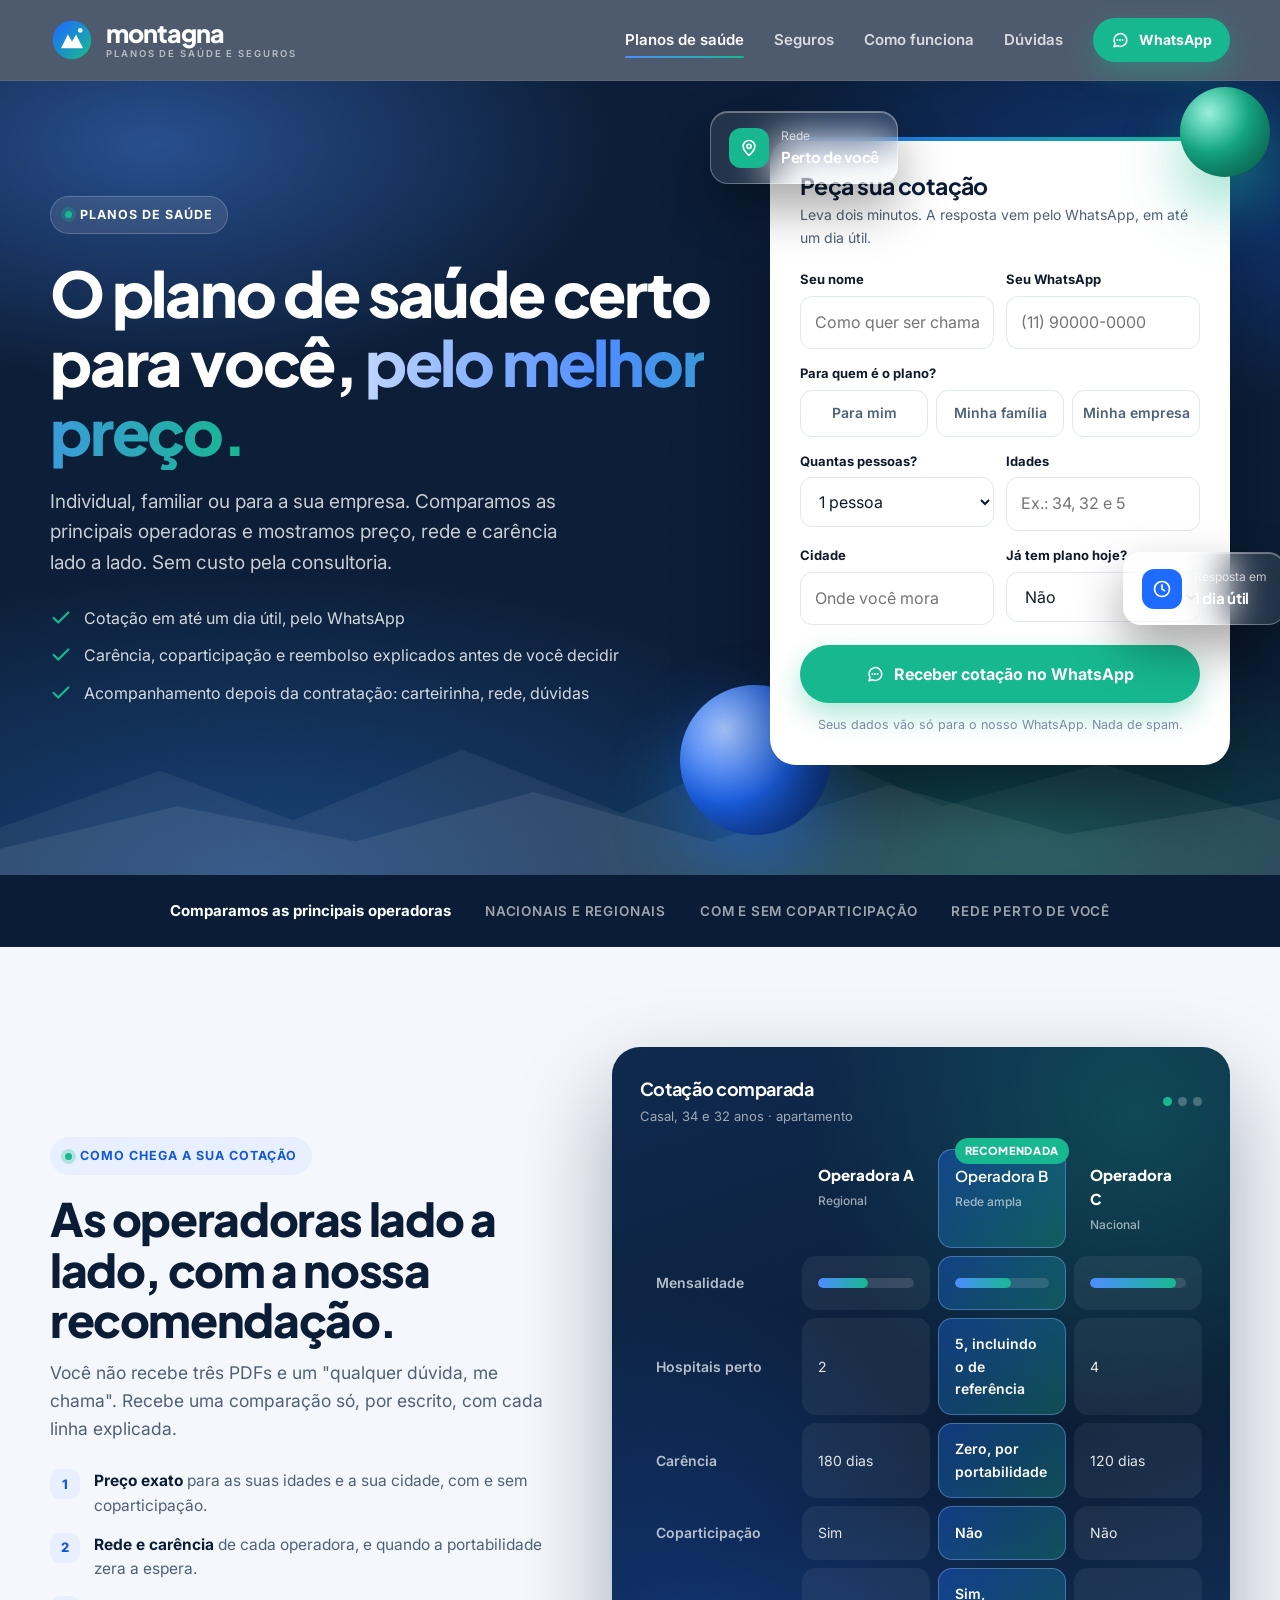
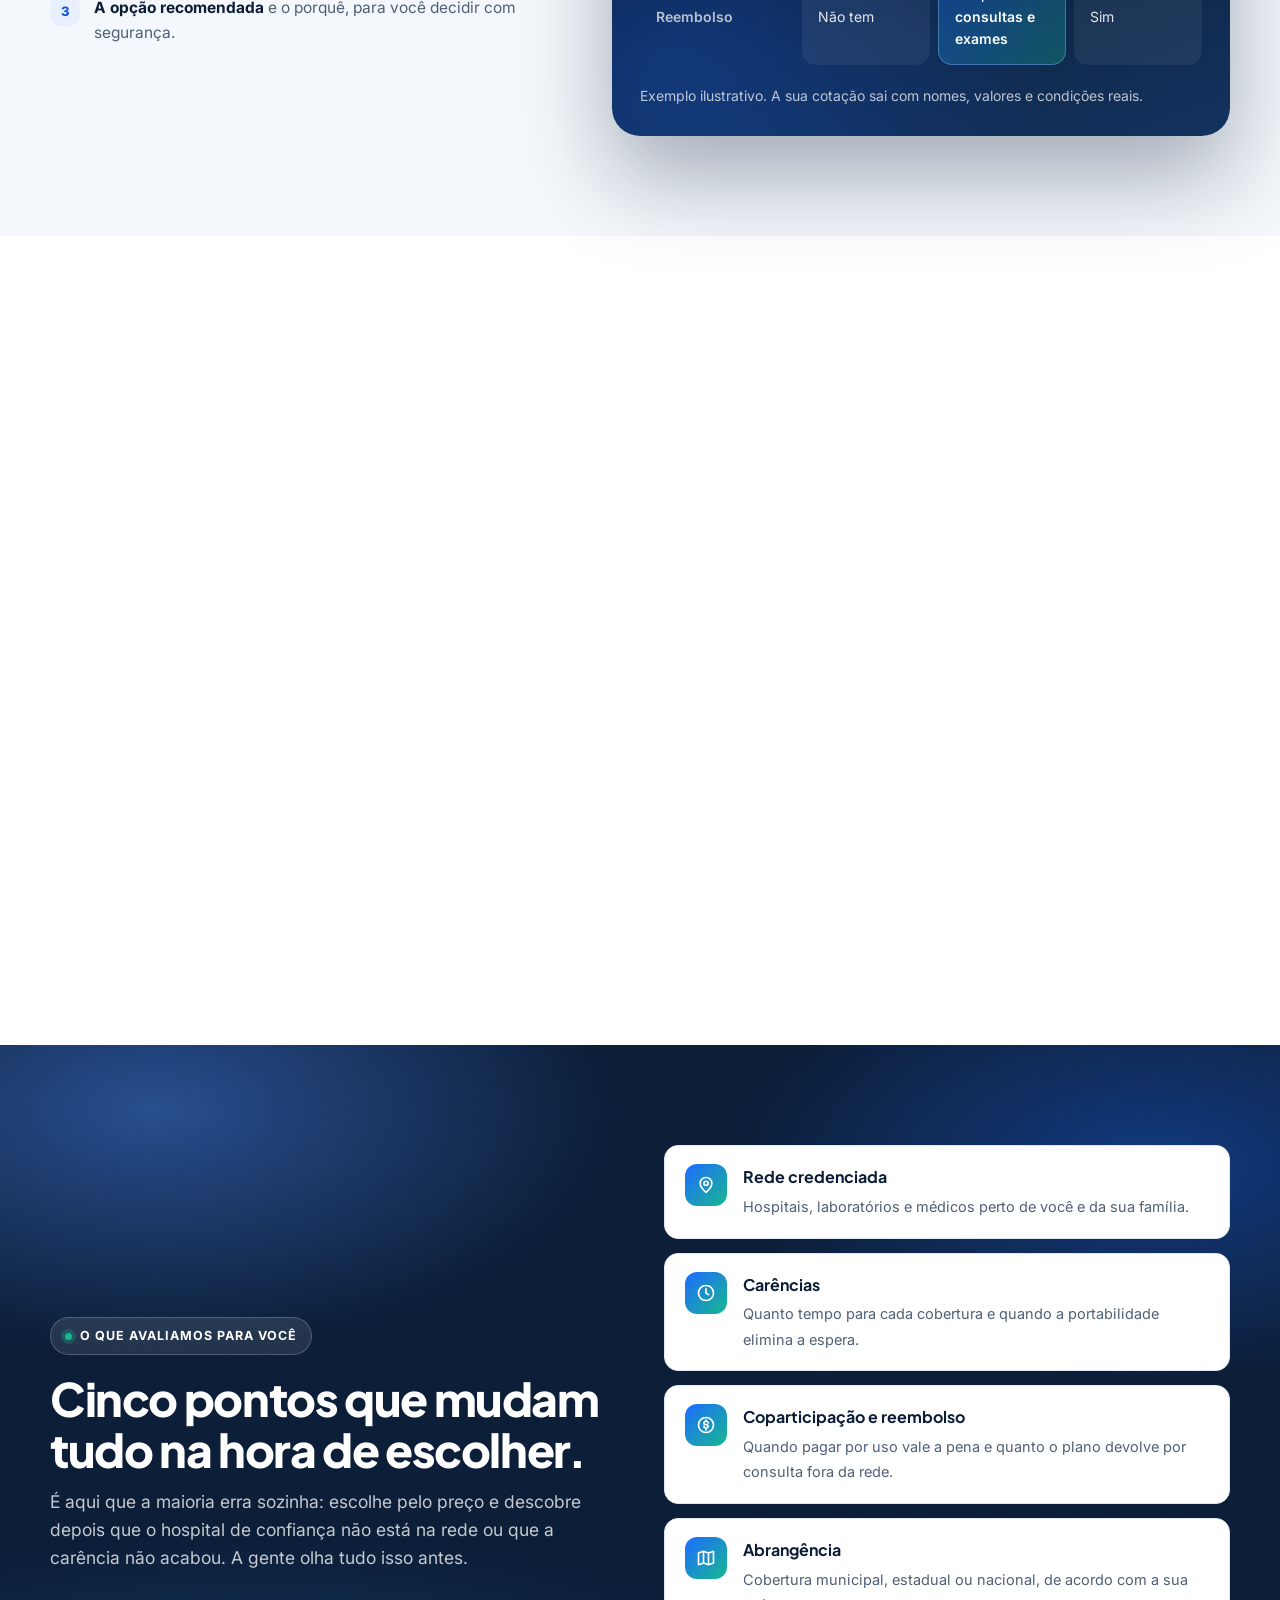
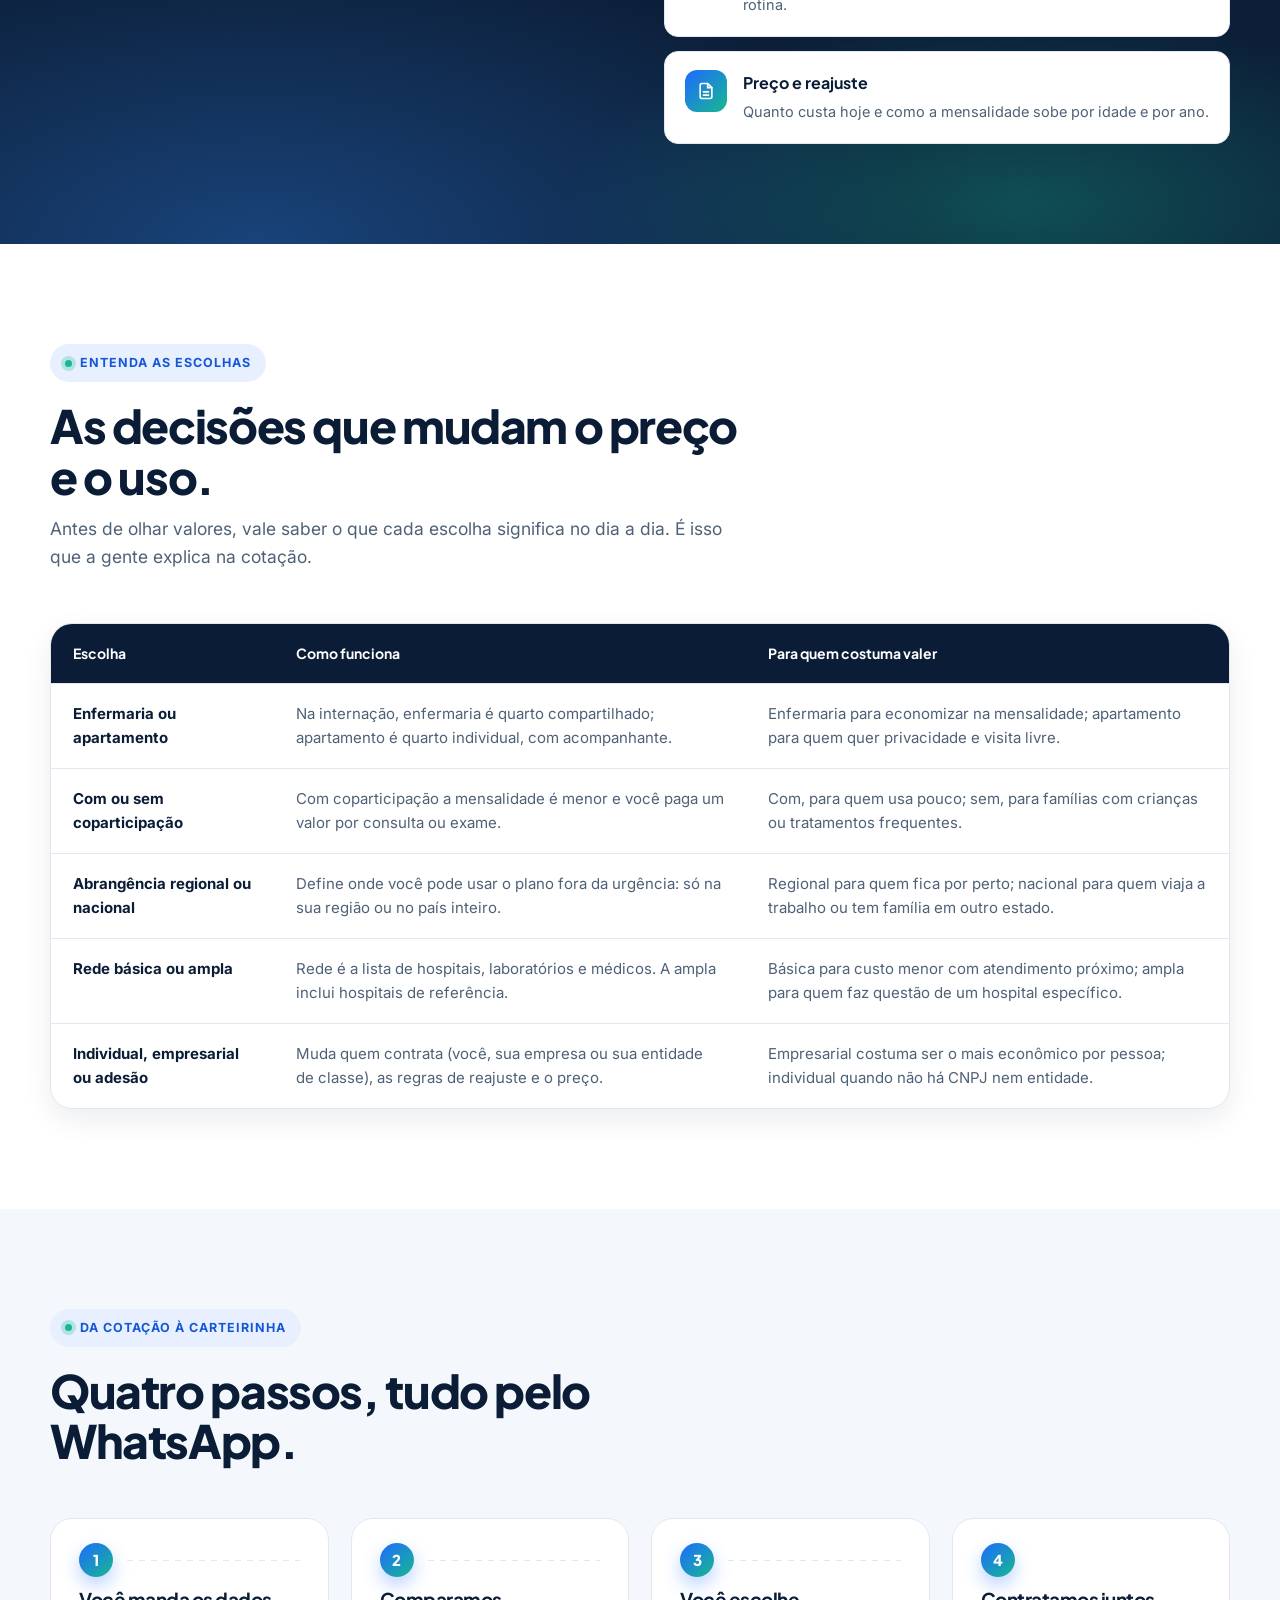
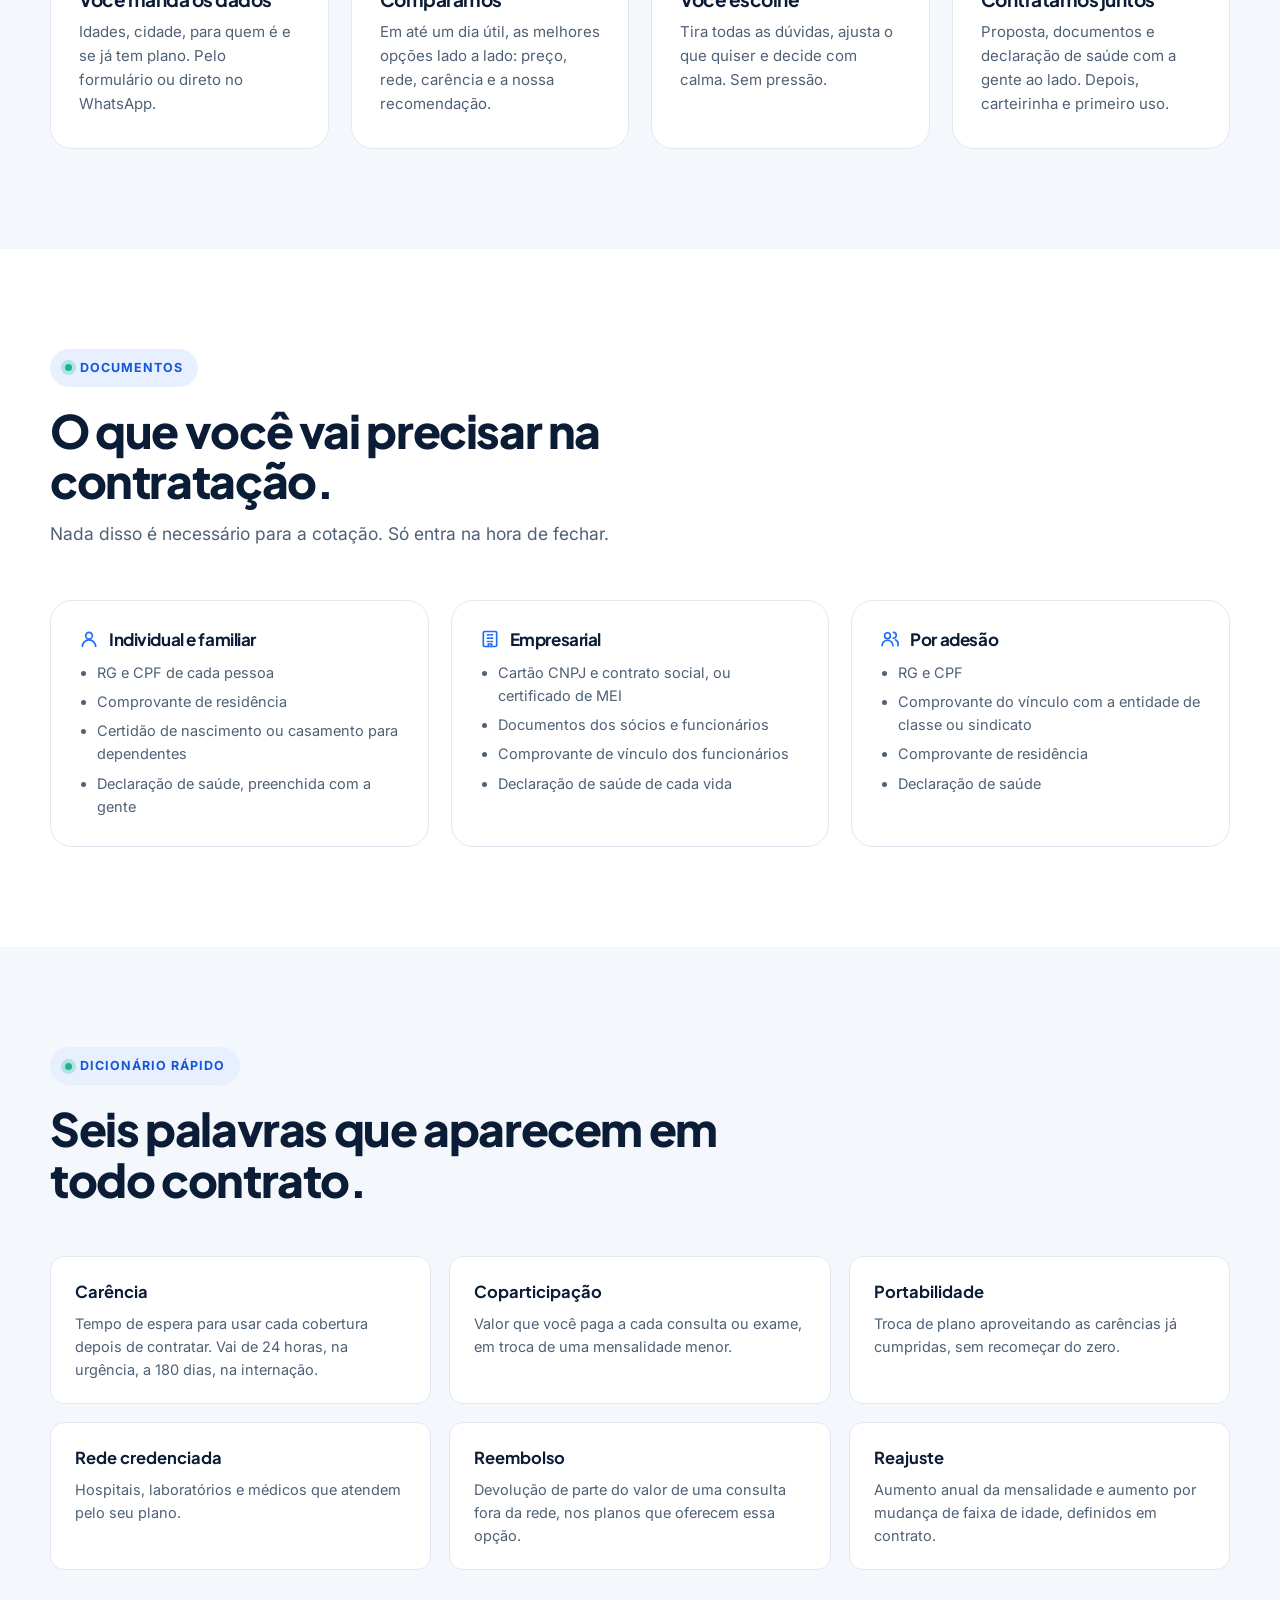
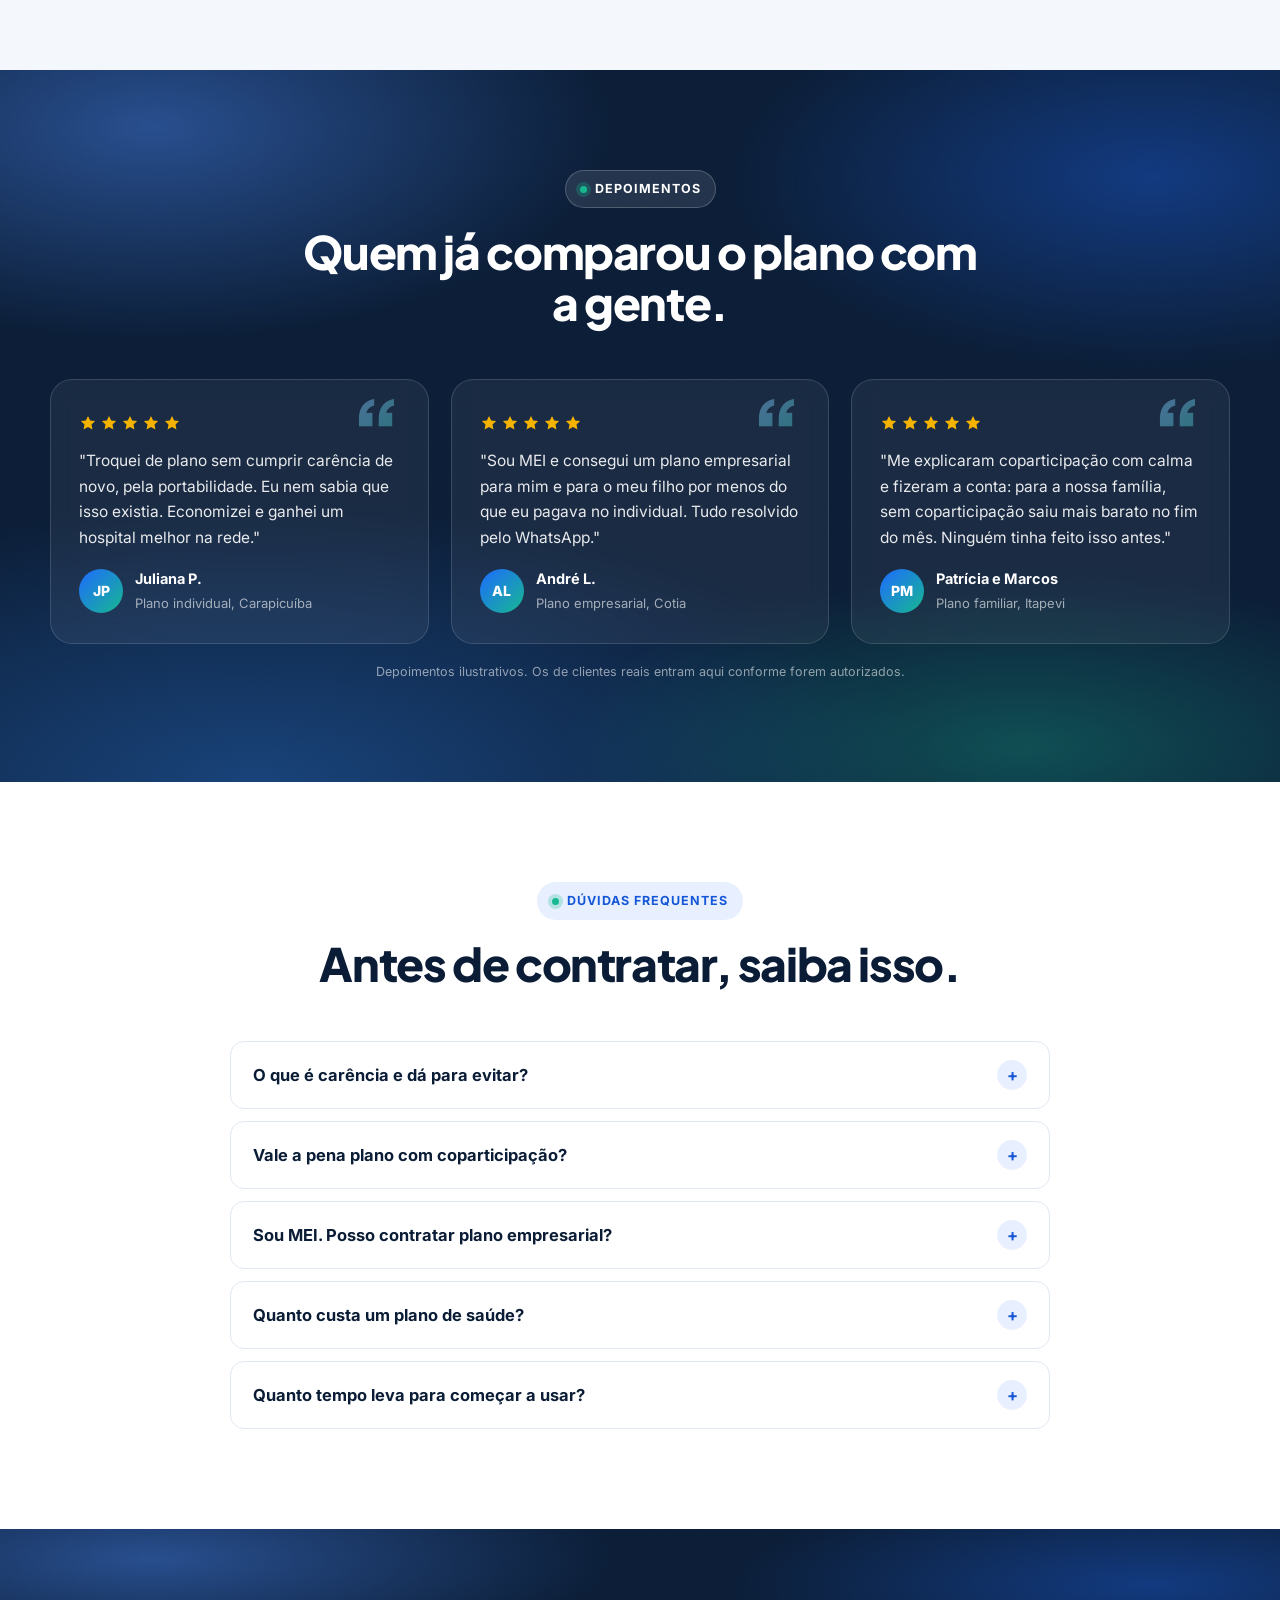
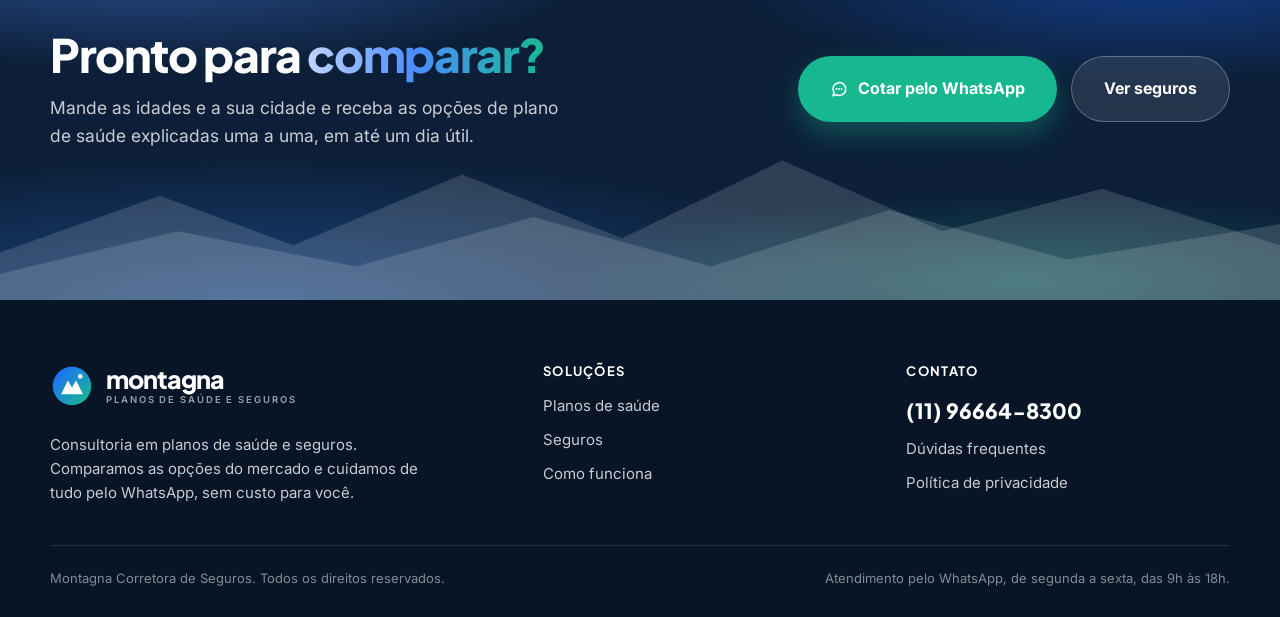
<file: planos-de-saude.html>
<!DOCTYPE html>
<html lang="pt-BR">
<head>
  <meta charset="UTF-8">
  <meta name="viewport" content="width=device-width, initial-scale=1">
  <title>Planos de saúde | Montagna</title>
  <meta name="description" content="Cotação de plano de saúde individual, familiar ou empresarial. Comparamos as principais operadoras e mostramos preço, rede e carência lado a lado. Sem custo pela consultoria.">
  <link rel="icon" href="favicon.svg" type="image/svg+xml">
  <meta property="og:type" content="website">
  <meta property="og:locale" content="pt_BR">
  <meta property="og:site_name" content="Montagna">
  <meta property="og:title" content="Planos de saúde | Montagna">
  <meta property="og:description" content="O plano de saúde certo para você, pelo melhor preço. Cotação em até 1 dia útil pelo WhatsApp.">
  <meta property="og:image" content="img/og.png">
  <link rel="preconnect" href="https://fonts.googleapis.com">
  <link rel="preconnect" href="https://fonts.gstatic.com" crossorigin>
  <link href="https://fonts.googleapis.com/css2?family=Plus+Jakarta+Sans:wght@600;700;800&family=Inter:wght@400;500;600;700&display=swap" rel="stylesheet">
  <link rel="stylesheet" href="estilo.css">
</head>
<body>

<svg width="0" height="0" style="position:absolute" aria-hidden="true">
  <defs>
    <linearGradient id="mg" x1="8" y1="8" x2="56" y2="56" gradientUnits="userSpaceOnUse"><stop offset="0" stop-color="#1E6BFF"/><stop offset="1" stop-color="#17B890"/></linearGradient>
    <symbol id="marca" viewBox="0 0 64 64"><circle cx="32" cy="32" r="28" fill="url(#mg)"/><path d="M16 44 L26 24 L32 34 L38 24 L48 44 Z" fill="#fff"/><circle cx="44" cy="18" r="3.5" fill="#fff" opacity="0.9"/></symbol>
    <filter id="grao-f"><feTurbulence type="fractalNoise" baseFrequency="0.85" numOctaves="2" stitchTiles="stitch"/><feColorMatrix values="0 0 0 0 1  0 0 0 0 1  0 0 0 0 1  0 0 0 0.07 0"/></filter>
    <symbol id="i-check" viewBox="0 0 24 24"><path d="M20 6 9 17l-5-5" fill="none" stroke="currentColor" stroke-width="2.4" stroke-linecap="round" stroke-linejoin="round"/></symbol>
    <symbol id="i-seta" viewBox="0 0 24 24"><path d="M5 12h14M13 6l6 6-6 6" fill="none" stroke="currentColor" stroke-width="2.2" stroke-linecap="round" stroke-linejoin="round"/></symbol>
    <symbol id="i-chat" viewBox="0 0 24 24"><path d="M21 12a8.5 8.5 0 0 1-12.4 7.6L4 21l1.4-4.3A8.5 8.5 0 1 1 21 12z" fill="none" stroke="currentColor" stroke-width="2" stroke-linecap="round" stroke-linejoin="round"/><path d="M8.5 12h.01M12 12h.01M15.5 12h.01" stroke="currentColor" stroke-width="2.6" stroke-linecap="round"/></symbol>
    <symbol id="i-pessoa" viewBox="0 0 24 24"><circle cx="12" cy="8" r="4" fill="none" stroke="currentColor" stroke-width="2"/><path d="M4 21a8 8 0 0 1 16 0" fill="none" stroke="currentColor" stroke-width="2" stroke-linecap="round"/></symbol>
    <symbol id="i-pessoas" viewBox="0 0 24 24"><circle cx="9" cy="8" r="3.5" fill="none" stroke="currentColor" stroke-width="2"/><path d="M2.5 20a6.5 6.5 0 0 1 13 0M16 4a3.5 3.5 0 0 1 0 7M18.5 13a6 6 0 0 1 3 7" fill="none" stroke="currentColor" stroke-width="2" stroke-linecap="round"/></symbol>
    <symbol id="i-predio" viewBox="0 0 24 24"><rect x="4" y="3" width="16" height="18" rx="1.5" fill="none" stroke="currentColor" stroke-width="2"/><path d="M9 7h2M13 7h2M9 11h2M13 11h2M9 15h2M13 15h2M10 21v-3h4v3" fill="none" stroke="currentColor" stroke-width="2" stroke-linecap="round"/></symbol>
    <symbol id="i-pino" viewBox="0 0 24 24"><path d="M12 21s-7-6.2-7-11a7 7 0 0 1 14 0c0 4.8-7 11-7 11z" fill="none" stroke="currentColor" stroke-width="2" stroke-linejoin="round"/><circle cx="12" cy="10" r="2.5" fill="none" stroke="currentColor" stroke-width="2"/></symbol>
    <symbol id="i-relogio" viewBox="0 0 24 24"><circle cx="12" cy="12" r="9" fill="none" stroke="currentColor" stroke-width="2"/><path d="M12 7v5l3 2" fill="none" stroke="currentColor" stroke-width="2" stroke-linecap="round" stroke-linejoin="round"/></symbol>
    <symbol id="i-moeda" viewBox="0 0 24 24"><circle cx="12" cy="12" r="9" fill="none" stroke="currentColor" stroke-width="2"/><path d="M14.5 9.5c0-1.1-1.1-2-2.5-2s-2.5.9-2.5 2 1.1 2 2.5 2 2.5.9 2.5 2-1.1 2-2.5 2-2.5-.9-2.5-2M12 6v1.5M12 16.5V18" fill="none" stroke="currentColor" stroke-width="2" stroke-linecap="round"/></symbol>
    <symbol id="i-mapa" viewBox="0 0 24 24"><path d="M3 6l6-2 6 2 6-2v14l-6 2-6-2-6 2zM9 4v14M15 6v14" fill="none" stroke="currentColor" stroke-width="2" stroke-linejoin="round"/></symbol>
    <symbol id="i-documento" viewBox="0 0 24 24"><path d="M14 3H7a2 2 0 0 0-2 2v14a2 2 0 0 0 2 2h10a2 2 0 0 0 2-2V8z" fill="none" stroke="currentColor" stroke-width="2" stroke-linejoin="round"/><path d="M14 3v5h5M9 13h6M9 17h6" fill="none" stroke="currentColor" stroke-width="2" stroke-linecap="round"/></symbol>
    <symbol id="i-balanca" viewBox="0 0 24 24"><path d="M12 3v18M4 21h16M6 7h12M6 7l-3 7a3 3 0 0 0 6 0zM18 7l-3 7a3 3 0 0 0 6 0z" fill="none" stroke="currentColor" stroke-width="2" stroke-linecap="round" stroke-linejoin="round"/></symbol>
    <symbol id="i-estrela" viewBox="0 0 24 24"><path d="M12 2.5l2.9 6 6.6.9-4.8 4.6 1.2 6.5L12 17.4 6.1 20.5l1.2-6.5L2.5 9.4l6.6-.9z" fill="currentColor"/></symbol>
  </defs>
</svg>

<header class="topo" id="topo">
  <div class="dentro topo-dentro">
    <a class="logo" href="index.html" aria-label="Montagna, início"><svg class="logo-marca"><use href="#marca"/></svg><span class="logo-nome">montagna<small>planos de saúde e seguros</small></span></a>
    <nav class="menu" id="menu" aria-label="Principal">
      <a href="planos-de-saude.html" class="ativo">Planos de saúde</a>
      <a href="seguros.html">Seguros</a>
      <a href="index.html#como-funciona">Como funciona</a>
      <a href="#duvidas">Dúvidas</a>
      <a class="botao botao-verde" href="#" data-whats data-conversao="saude" data-mensagem="Olá! Vim pelo site da Montagna e quero uma cotação de plano de saúde."><svg><use href="#i-chat"/></svg>WhatsApp</a>
    </nav>
    <button class="menu-botao" id="menuBotao" aria-expanded="false" aria-controls="menu" aria-label="Abrir menu"><span></span><span></span><span></span></button>
  </div>
</header>

<main>
  <section class="abertura campanha escuro">
    <svg class="grao" aria-hidden="true"><rect width="100%" height="100%" filter="url(#grao-f)"/></svg>
    <div class="dentro abertura-dentro">
      <div>
        <span class="etiqueta">Planos de saúde</span>
        <h1>O plano de saúde certo para você, <span class="grad">pelo melhor preço.</span></h1>
        <p class="apoio">Individual, familiar ou para a sua empresa. Comparamos as principais operadoras e mostramos preço, rede e carência lado a lado. Sem custo pela consultoria.</p>
        <ul class="lista-check">
          <li><svg><use href="#i-check"/></svg><span>Cotação em até um dia útil, pelo WhatsApp</span></li>
          <li><svg><use href="#i-check"/></svg><span>Carência, coparticipação e reembolso explicados antes de você decidir</span></li>
          <li><svg><use href="#i-check"/></svg><span>Acompanhamento depois da contratação: carteirinha, rede, dúvidas</span></li>
        </ul>
      </div>
      <div class="form-cena">
        <span class="esfera e1" aria-hidden="true"></span><span class="esfera e2" aria-hidden="true"></span>
        <div class="flutuante f1" aria-hidden="true"><span class="ico verde"><svg><use href="#i-pino"/></svg></span><div><small>Rede</small><b>Perto de você</b></div></div>
        <div class="flutuante f2" aria-hidden="true"><span class="ico azul"><svg><use href="#i-relogio"/></svg></span><div><small>Resposta em</small><b>1 dia útil</b></div></div>
        <form class="form-cartao sobe" data-cotacao="saude" novalidate>
          <h2>Peça sua cotação</h2>
          <p class="nota">Leva dois minutos. A resposta vem pelo WhatsApp, em até um dia útil.</p>
          <div class="campos-2">
            <div class="campo"><label for="s-nome">Seu nome</label><input id="s-nome" name="nome" data-rotulo="Nome" type="text" autocomplete="name" placeholder="Como quer ser chamado" required></div>
            <div class="campo"><label for="s-tel">Seu WhatsApp</label><input id="s-tel" name="whatsapp" data-rotulo="WhatsApp" type="tel" inputmode="numeric" autocomplete="tel" data-mascara="telefone" placeholder="(11) 90000-0000" required></div>
          </div>
          <div class="campo">
            <span class="campo-rotulo">Para quem é o plano?</span>
            <div class="opcoes" role="radiogroup" aria-label="Para quem é o plano">
              <label class="opcao"><input type="radio" name="para" data-rotulo="Para quem" value="Para mim" required><span>Para mim</span></label>
              <label class="opcao"><input type="radio" name="para" data-rotulo="Para quem" value="Minha família"><span>Minha família</span></label>
              <label class="opcao"><input type="radio" name="para" data-rotulo="Para quem" value="Minha empresa"><span>Minha empresa</span></label>
            </div>
          </div>
          <div class="campos-2">
            <div class="campo"><label for="s-qtd">Quantas pessoas?</label><select id="s-qtd" name="pessoas" data-rotulo="Pessoas"><option value="1 pessoa">1 pessoa</option><option value="2 pessoas">2 pessoas</option><option value="3 pessoas">3 pessoas</option><option value="4 pessoas">4 pessoas</option><option value="5 ou mais">5 ou mais</option></select></div>
            <div class="campo"><label for="s-idades">Idades</label><input id="s-idades" name="idades" data-rotulo="Idades" type="text" inputmode="numeric" placeholder="Ex.: 34, 32 e 5"></div>
          </div>
          <div class="campos-2">
            <div class="campo"><label for="s-cidade">Cidade</label><input id="s-cidade" name="cidade" data-rotulo="Cidade" type="text" autocomplete="address-level2" placeholder="Onde você mora"></div>
            <div class="campo"><label for="s-tem">Já tem plano hoje?</label><select id="s-tem" name="tem_plano" data-rotulo="Já tem plano"><option value="Não">Não</option><option value="Sim, quero trocar">Sim, quero trocar</option></select></div>
          </div>
          <button class="botao botao-verde botao-grande" type="submit"><svg><use href="#i-chat"/></svg>Receber cotação no WhatsApp</button>
          <p class="form-pe">Seus dados vão só para o nosso WhatsApp. Nada de spam.</p>
          <p class="form-ok" role="status">Abrimos o WhatsApp com os seus dados. É só enviar a mensagem.</p>
        </form>
      </div>
    </div>
    <svg class="montanhas" viewBox="0 0 1440 240" preserveAspectRatio="none" aria-hidden="true"><path d="M0 240V170L180 90l150 70 190-100 180 90 180-110 180 100 180-60 200 80v80z" fill="#fff" opacity="0.06"/><path d="M0 240v-40l200-60 200 50 200-70 200 70 200-80 200 70 240-50v110z" fill="#fff" opacity="0.08"/></svg>
  </section>

  <div class="faixa"><div class="dentro faixa-dentro"><b>Comparamos as principais operadoras</b><span>Nacionais e regionais</span><span>Com e sem coparticipação</span><span>Rede perto de você</span></div></div>

  <section class="secao neve" id="comparacao">
    <div class="dentro comparacao-wrap">
      <div class="cabeca sobe">
        <span class="etiqueta">Como chega a sua cotação</span>
        <h2>As operadoras lado a lado, com a nossa recomendação.</h2>
        <p>Você não recebe três PDFs e um "qualquer dúvida, me chama". Recebe uma comparação só, por escrito, com cada linha explicada.</p>
        <ul class="lista-pontos">
          <li><i>1</i><span><b>Preço exato</b> para as suas idades e a sua cidade, com e sem coparticipação.</span></li>
          <li><i>2</i><span><b>Rede e carência</b> de cada operadora, e quando a portabilidade zera a espera.</span></li>
          <li><i>3</i><span><b>A opção recomendada</b> e o porquê, para você decidir com segurança.</span></li>
        </ul>
      </div>
      <div class="comparacao sobe" aria-label="Exemplo de cotação comparada">
        <div class="comparacao-topo"><div><b>Cotação comparada</b><small>Casal, 34 e 32 anos · apartamento</small></div><span class="pontos"><i></i><i></i><i></i></span></div>
        <div class="comparacao-grade">
          <div class="criterio"></div>
          <div class="cabecalho">Operadora A<small>Regional</small></div>
          <div class="cabecalho melhor"><span class="selo-rec">Recomendada</span>Operadora B<small>Rede ampla</small></div>
          <div class="cabecalho">Operadora C<small>Nacional</small></div>
          <div class="criterio">Mensalidade</div>
          <div class="celula"><span class="barra"><i style="width:52%"></i></span></div>
          <div class="celula melhor"><span class="barra"><i style="width:60%"></i></span></div>
          <div class="celula"><span class="barra"><i style="width:90%"></i></span></div>
          <div class="criterio">Hospitais perto</div>
          <div class="celula">2</div>
          <div class="celula melhor">5, incluindo o de referência</div>
          <div class="celula">4</div>
          <div class="criterio">Carência</div>
          <div class="celula">180 dias</div>
          <div class="celula melhor">Zero, por portabilidade</div>
          <div class="celula">120 dias</div>
          <div class="criterio">Coparticipação</div>
          <div class="celula">Sim</div>
          <div class="celula melhor">Não</div>
          <div class="celula">Não</div>
          <div class="criterio">Reembolso</div>
          <div class="celula">Não tem</div>
          <div class="celula melhor">Sim, consultas e exames</div>
          <div class="celula">Sim</div>
        </div>
        <div class="comparacao-pe"><span>Exemplo ilustrativo. A sua cotação sai com nomes, valores e condições reais.</span></div>
      </div>
    </div>
  </section>

  <section class="secao" id="tipos">
    <div class="dentro">
      <div class="cabeca sobe">
        <span class="etiqueta">Para cada momento</span>
        <h2>Tem um plano para o seu caso.</h2>
        <p>O melhor plano não é o mais caro nem o mais barato: é o que tem a rede que você usa, a cobertura que você precisa e um preço que cabe no mês.</p>
      </div>
      <div class="grade-3">
        <article class="cartao sobe"><span class="cartao-icone"><svg><use href="#i-pessoa"/></svg></span><h3>Individual e familiar</h3><p>Para você, para o casal ou com os filhos. Opções com e sem coparticipação, enfermaria ou apartamento.</p><ul><li>Rede de hospitais e laboratórios na sua região</li><li>Carências e como reduzi-las</li></ul><span class="tag">A partir de 1 pessoa</span></article>
        <article class="cartao sobe"><span class="cartao-icone verde"><svg><use href="#i-predio"/></svg></span><h3>Empresarial</h3><p>Para quem tem CNPJ, inclusive MEI. Costuma ter o melhor custo por pessoa e mais opções de operadora.</p><ul><li>A partir de 2 vidas</li><li>Sócios, funcionários e dependentes</li></ul><span class="tag">A partir de 2 vidas</span></article>
        <article class="cartao sobe"><span class="cartao-icone navy"><svg><use href="#i-pessoas"/></svg></span><h3>Por adesão</h3><p>Pela sua categoria profissional ou sindicato, com preços entre o individual e o empresarial.</p><ul><li>Para quem tem entidade de classe</li><li>Planos regionais e nacionais</li></ul><span class="tag">Para profissionais com entidade</span></article>
      </div>
    </div>
  </section>

  <section class="secao escuro" id="avaliamos">
    <svg class="grao" aria-hidden="true"><rect width="100%" height="100%" filter="url(#grao-f)"/></svg>
    <div class="dentro avaliamos">
      <div class="cabeca sobe">
        <span class="etiqueta">O que avaliamos para você</span>
        <h2>Cinco pontos que mudam tudo na hora de escolher.</h2>
        <p>É aqui que a maioria erra sozinha: escolhe pelo preço e descobre depois que o hospital de confiança não está na rede ou que a carência não acabou. A gente olha tudo isso antes.</p>
      </div>
      <div class="avaliamos-lista">
        <div class="avaliamos-item sobe"><i><svg><use href="#i-pino"/></svg></i><div><b>Rede credenciada</b><span>Hospitais, laboratórios e médicos perto de você e da sua família.</span></div></div>
        <div class="avaliamos-item sobe"><i><svg><use href="#i-relogio"/></svg></i><div><b>Carências</b><span>Quanto tempo para cada cobertura e quando a portabilidade elimina a espera.</span></div></div>
        <div class="avaliamos-item sobe"><i><svg><use href="#i-moeda"/></svg></i><div><b>Coparticipação e reembolso</b><span>Quando pagar por uso vale a pena e quanto o plano devolve por consulta fora da rede.</span></div></div>
        <div class="avaliamos-item sobe"><i><svg><use href="#i-mapa"/></svg></i><div><b>Abrangência</b><span>Cobertura municipal, estadual ou nacional, de acordo com a sua rotina.</span></div></div>
        <div class="avaliamos-item sobe"><i><svg><use href="#i-documento"/></svg></i><div><b>Preço e reajuste</b><span>Quanto custa hoje e como a mensalidade sobe por idade e por ano.</span></div></div>
      </div>
    </div>
  </section>

  <section class="secao" id="escolhas">
    <div class="dentro">
      <div class="cabeca sobe">
        <span class="etiqueta">Entenda as escolhas</span>
        <h2>As decisões que mudam o preço e o uso.</h2>
        <p>Antes de olhar valores, vale saber o que cada escolha significa no dia a dia. É isso que a gente explica na cotação.</p>
      </div>
      <div class="tabela-caixa sobe"><table class="tabela">
        <thead><tr><th>Escolha</th><th>Como funciona</th><th>Para quem costuma valer</th></tr></thead>
        <tbody>
          <tr><td>Enfermaria ou apartamento</td><td>Na internação, enfermaria é quarto compartilhado; apartamento é quarto individual, com acompanhante.</td><td>Enfermaria para economizar na mensalidade; apartamento para quem quer privacidade e visita livre.</td></tr>
          <tr><td>Com ou sem coparticipação</td><td>Com coparticipação a mensalidade é menor e você paga um valor por consulta ou exame.</td><td>Com, para quem usa pouco; sem, para famílias com crianças ou tratamentos frequentes.</td></tr>
          <tr><td>Abrangência regional ou nacional</td><td>Define onde você pode usar o plano fora da urgência: só na sua região ou no país inteiro.</td><td>Regional para quem fica por perto; nacional para quem viaja a trabalho ou tem família em outro estado.</td></tr>
          <tr><td>Rede básica ou ampla</td><td>Rede é a lista de hospitais, laboratórios e médicos. A ampla inclui hospitais de referência.</td><td>Básica para custo menor com atendimento próximo; ampla para quem faz questão de um hospital específico.</td></tr>
          <tr><td>Individual, empresarial ou adesão</td><td>Muda quem contrata (você, sua empresa ou sua entidade de classe), as regras de reajuste e o preço.</td><td>Empresarial costuma ser o mais econômico por pessoa; individual quando não há CNPJ nem entidade.</td></tr>
        </tbody>
      </table></div>
    </div>
  </section>

  <section class="secao neve" id="passo-a-passo">
    <div class="dentro">
      <div class="cabeca sobe">
        <span class="etiqueta">Da cotação à carteirinha</span>
        <h2>Quatro passos, tudo pelo WhatsApp.</h2>
      </div>
      <div class="passos quatro">
        <article class="passo sobe"><h3>Você manda os dados</h3><p>Idades, cidade, para quem é e se já tem plano. Pelo formulário ou direto no WhatsApp.</p></article>
        <article class="passo sobe"><h3>Comparamos</h3><p>Em até um dia útil, as melhores opções lado a lado: preço, rede, carência e a nossa recomendação.</p></article>
        <article class="passo sobe"><h3>Você escolhe</h3><p>Tira todas as dúvidas, ajusta o que quiser e decide com calma. Sem pressão.</p></article>
        <article class="passo sobe"><h3>Contratamos juntos</h3><p>Proposta, documentos e declaração de saúde com a gente ao lado. Depois, carteirinha e primeiro uso.</p></article>
      </div>
    </div>
  </section>

  <section class="secao" id="documentos">
    <div class="dentro">
      <div class="cabeca sobe">
        <span class="etiqueta">Documentos</span>
        <h2>O que você vai precisar na contratação.</h2>
        <p>Nada disso é necessário para a cotação. Só entra na hora de fechar.</p>
      </div>
      <div class="docs">
        <article class="doc sobe"><h3><svg><use href="#i-pessoa"/></svg>Individual e familiar</h3><ul><li>RG e CPF de cada pessoa</li><li>Comprovante de residência</li><li>Certidão de nascimento ou casamento para dependentes</li><li>Declaração de saúde, preenchida com a gente</li></ul></article>
        <article class="doc sobe"><h3><svg><use href="#i-predio"/></svg>Empresarial</h3><ul><li>Cartão CNPJ e contrato social, ou certificado de MEI</li><li>Documentos dos sócios e funcionários</li><li>Comprovante de vínculo dos funcionários</li><li>Declaração de saúde de cada vida</li></ul></article>
        <article class="doc sobe"><h3><svg><use href="#i-pessoas"/></svg>Por adesão</h3><ul><li>RG e CPF</li><li>Comprovante do vínculo com a entidade de classe ou sindicato</li><li>Comprovante de residência</li><li>Declaração de saúde</li></ul></article>
      </div>
    </div>
  </section>

  <section class="secao neve" id="glossario">
    <div class="dentro">
      <div class="cabeca sobe">
        <span class="etiqueta">Dicionário rápido</span>
        <h2>Seis palavras que aparecem em todo contrato.</h2>
      </div>
      <div class="glossario">
        <div class="termo sobe"><b>Carência</b><p>Tempo de espera para usar cada cobertura depois de contratar. Vai de 24 horas, na urgência, a 180 dias, na internação.</p></div>
        <div class="termo sobe"><b>Coparticipação</b><p>Valor que você paga a cada consulta ou exame, em troca de uma mensalidade menor.</p></div>
        <div class="termo sobe"><b>Portabilidade</b><p>Troca de plano aproveitando as carências já cumpridas, sem recomeçar do zero.</p></div>
        <div class="termo sobe"><b>Rede credenciada</b><p>Hospitais, laboratórios e médicos que atendem pelo seu plano.</p></div>
        <div class="termo sobe"><b>Reembolso</b><p>Devolução de parte do valor de uma consulta fora da rede, nos planos que oferecem essa opção.</p></div>
        <div class="termo sobe"><b>Reajuste</b><p>Aumento anual da mensalidade e aumento por mudança de faixa de idade, definidos em contrato.</p></div>
      </div>
    </div>
  </section>

  <section class="secao escuro" id="depoimentos">
    <svg class="grao" aria-hidden="true"><rect width="100%" height="100%" filter="url(#grao-f)"/></svg>
    <div class="dentro">
      <div class="cabeca centro sobe">
        <span class="etiqueta">Depoimentos</span>
        <h2>Quem já comparou o plano com a gente.</h2>
      </div>
      <div class="depoimentos">
        <article class="depoimento sobe"><div class="estrelas" aria-label="5 estrelas"><svg><use href="#i-estrela"/></svg><svg><use href="#i-estrela"/></svg><svg><use href="#i-estrela"/></svg><svg><use href="#i-estrela"/></svg><svg><use href="#i-estrela"/></svg></div><p>"Troquei de plano sem cumprir carência de novo, pela portabilidade. Eu nem sabia que isso existia. Economizei e ganhei um hospital melhor na rede."</p><footer><span class="avatar">JP</span><div><b>Juliana P.</b><small>Plano individual, Carapicuíba</small></div></footer></article>
        <article class="depoimento sobe"><div class="estrelas" aria-label="5 estrelas"><svg><use href="#i-estrela"/></svg><svg><use href="#i-estrela"/></svg><svg><use href="#i-estrela"/></svg><svg><use href="#i-estrela"/></svg><svg><use href="#i-estrela"/></svg></div><p>"Sou MEI e consegui um plano empresarial para mim e para o meu filho por menos do que eu pagava no individual. Tudo resolvido pelo WhatsApp."</p><footer><span class="avatar">AL</span><div><b>André L.</b><small>Plano empresarial, Cotia</small></div></footer></article>
        <article class="depoimento sobe"><div class="estrelas" aria-label="5 estrelas"><svg><use href="#i-estrela"/></svg><svg><use href="#i-estrela"/></svg><svg><use href="#i-estrela"/></svg><svg><use href="#i-estrela"/></svg><svg><use href="#i-estrela"/></svg></div><p>"Me explicaram coparticipação com calma e fizeram a conta: para a nossa família, sem coparticipação saiu mais barato no fim do mês. Ninguém tinha feito isso antes."</p><footer><span class="avatar">PM</span><div><b>Patrícia e Marcos</b><small>Plano familiar, Itapevi</small></div></footer></article>
      </div>
      <p class="nota-pe">Depoimentos ilustrativos. Os de clientes reais entram aqui conforme forem autorizados.</p>
    </div>
  </section>

  <section class="secao" id="duvidas">
    <div class="dentro">
      <div class="cabeca centro sobe">
        <span class="etiqueta">Dúvidas frequentes</span>
        <h2>Antes de contratar, saiba isso.</h2>
      </div>
      <div class="faq sobe">
        <details><summary>O que é carência e dá para evitar?</summary><p>Carência é o tempo que você espera para usar cada cobertura depois de contratar. Em geral: 24 horas para urgência, 30 dias para consultas e exames simples e até 180 dias para internações. Se você já tem plano há mais de dois anos, a portabilidade pode zerar a carência no plano novo.</p></details>
        <details><summary>Vale a pena plano com coparticipação?</summary><p>Depende do uso. A mensalidade é menor e você paga um valor por consulta ou exame. Para quem usa pouco, costuma compensar; para famílias com crianças ou tratamentos frequentes, o plano sem coparticipação pode sair mais barato no fim do mês. Fazemos essa conta com você.</p></details>
        <details><summary>Sou MEI. Posso contratar plano empresarial?</summary><p>Pode, em várias operadoras, a partir de duas vidas (você e um dependente, por exemplo). O plano empresarial costuma custar menos por pessoa que o individual.</p></details>
        <details><summary>Quanto custa um plano de saúde?</summary><p>Varia com idade, cidade, operadora, tipo de acomodação e coparticipação. Por isso a cotação é feita para o seu caso: você manda as idades e a cidade e recebe as opções com o valor exato de cada uma.</p></details>
        <details><summary>Quanto tempo leva para começar a usar?</summary><p>Depois da assinatura, o contrato costuma ser ativado em alguns dias e a carteirinha chega em seguida. Acompanhamos essa etapa com você.</p></details>
      </div>
    </div>
  </section>

  <section class="chamada escuro">
    <svg class="grao" aria-hidden="true"><rect width="100%" height="100%" filter="url(#grao-f)"/></svg>
    <div class="dentro chamada-dentro">
      <div>
        <h2>Pronto para <span class="grad">comparar?</span></h2>
        <p>Mande as idades e a sua cidade e receba as opções de plano de saúde explicadas uma a uma, em até um dia útil.</p>
      </div>
      <div class="acoes">
        <a class="botao botao-verde botao-grande" href="#" data-whats data-conversao="saude" data-mensagem="Olá! Vim pelo site da Montagna e quero uma cotação de plano de saúde."><svg><use href="#i-chat"/></svg>Cotar pelo WhatsApp</a>
        <a class="botao botao-vidro botao-grande" href="seguros.html">Ver seguros</a>
      </div>
    </div>
    <svg class="montanhas" viewBox="0 0 1440 240" preserveAspectRatio="none" aria-hidden="true"><path d="M0 240V170L180 90l150 70 190-100 180 90 180-110 180 100 180-60 200 80v80z"/><path d="M0 240v-40l200-60 200 50 200-70 200 70 200-80 200 70 240-50v110z"/></svg>
  </section>
</main>

<footer class="rodape">
  <div class="dentro">
    <div class="rodape-dentro">
      <div class="rodape-marca">
        <a class="logo" href="index.html" aria-label="Montagna, início"><svg class="logo-marca"><use href="#marca"/></svg><span class="logo-nome">montagna<small>planos de saúde e seguros</small></span></a>
        <p>Consultoria em planos de saúde e seguros. Comparamos as opções do mercado e cuidamos de tudo pelo WhatsApp, sem custo para você.</p>
      </div>
      <div class="rodape-col">
        <h4>Soluções</h4>
        <a href="planos-de-saude.html">Planos de saúde</a>
        <a href="seguros.html">Seguros</a>
        <a href="index.html#como-funciona">Como funciona</a>
      </div>
      <div class="rodape-col">
        <h4>Contato</h4>
        <a class="tel" href="#" data-whats data-mensagem="Olá! Vim pelo site da Montagna." data-telefone>(11) 96664-8300</a>
        <a href="index.html#duvidas">Dúvidas frequentes</a>
        <a href="privacidade.html">Política de privacidade</a>
      </div>
    </div>
    <div class="rodape-pe">
      <p>Montagna Corretora de Seguros. Todos os direitos reservados.</p>
      <p>Atendimento pelo WhatsApp, de segunda a sexta, das 9h às 18h.</p>
    </div>
  </div>
</footer>

<a class="whats-fixo" href="#" data-whats data-conversao="saude" data-mensagem="Olá! Vim pelo site da Montagna e quero uma cotação de plano de saúde." aria-label="Falar no WhatsApp"><svg><use href="#i-chat"/></svg><span>Falar no WhatsApp</span></a>

<script src="script.js" defer></script>
</body>
</html>
</file>
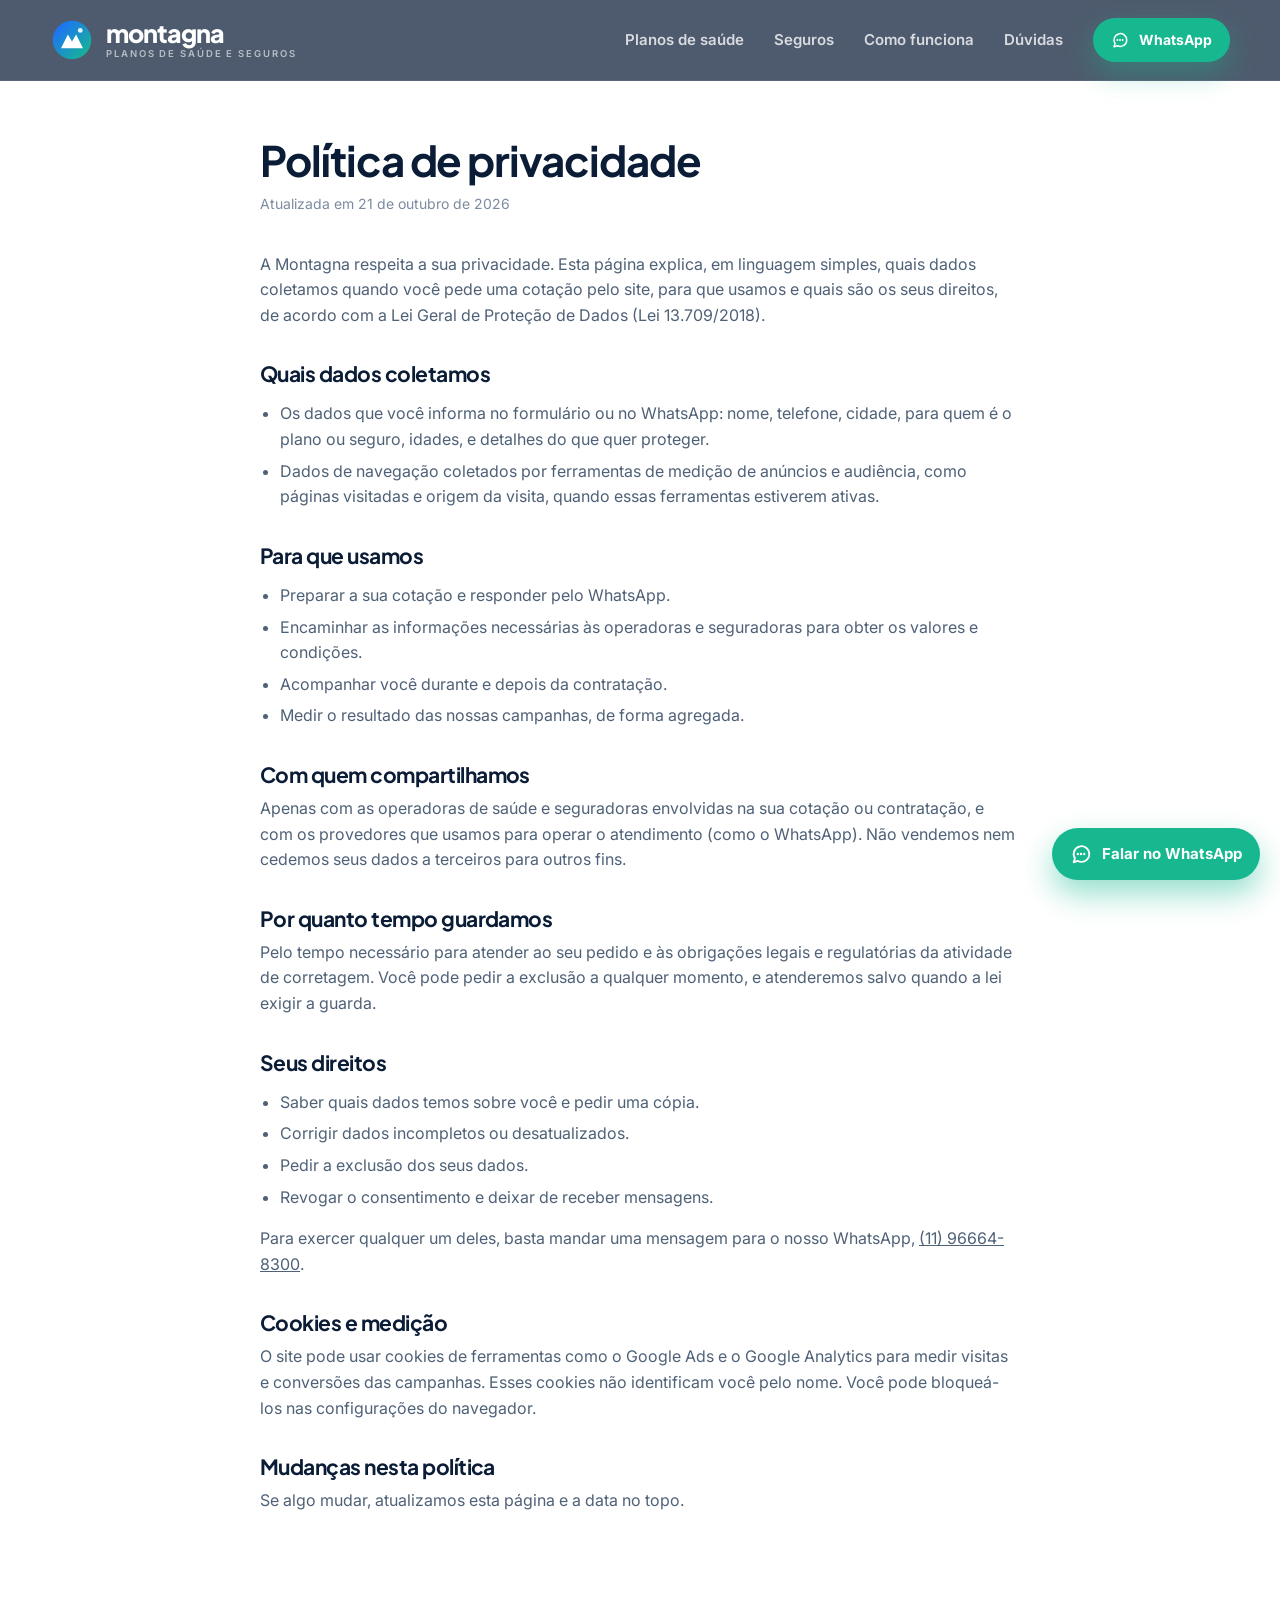
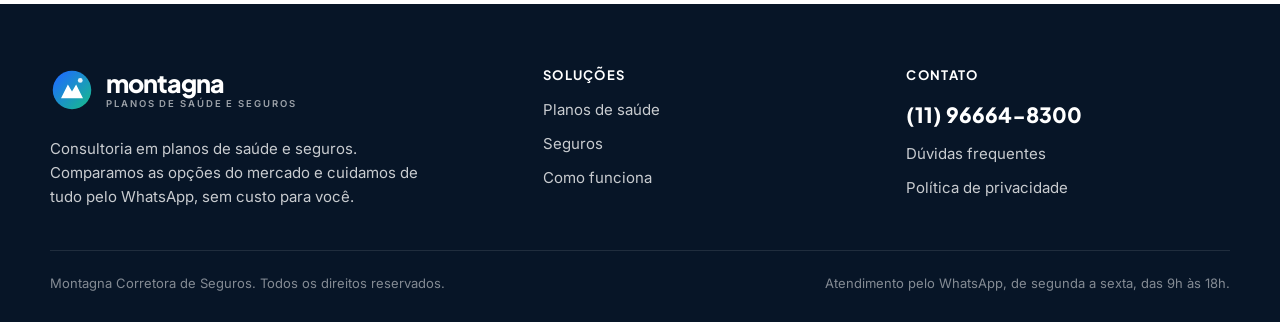
<file: privacidade.html>
<!DOCTYPE html>
<html lang="pt-BR">
<head>
  <meta charset="UTF-8">
  <meta name="viewport" content="width=device-width, initial-scale=1">
  <title>Política de privacidade | Montagna</title>
  <meta name="description" content="Como a Montagna trata os dados que você informa para receber uma cotação de plano de saúde ou seguro.">
  <meta name="robots" content="noindex, follow">
  <link rel="icon" href="favicon.svg" type="image/svg+xml">
  <link rel="preconnect" href="https://fonts.googleapis.com">
  <link rel="preconnect" href="https://fonts.gstatic.com" crossorigin>
  <link href="https://fonts.googleapis.com/css2?family=Plus+Jakarta+Sans:wght@600;700;800&family=Inter:wght@400;500;600;700&display=swap" rel="stylesheet">
  <link rel="stylesheet" href="estilo.css">
</head>
<body>

<svg width="0" height="0" style="position:absolute" aria-hidden="true">
  <defs>
    <linearGradient id="mg" x1="8" y1="8" x2="56" y2="56" gradientUnits="userSpaceOnUse"><stop offset="0" stop-color="#1E6BFF"/><stop offset="1" stop-color="#17B890"/></linearGradient>
    <symbol id="marca" viewBox="0 0 64 64"><circle cx="32" cy="32" r="28" fill="url(#mg)"/><path d="M16 44 L26 24 L32 34 L38 24 L48 44 Z" fill="#fff"/><circle cx="44" cy="18" r="3.5" fill="#fff" opacity="0.9"/></symbol>
    <symbol id="i-chat" viewBox="0 0 24 24"><path d="M21 12a8.5 8.5 0 0 1-12.4 7.6L4 21l1.4-4.3A8.5 8.5 0 1 1 21 12z" fill="none" stroke="currentColor" stroke-width="2" stroke-linecap="round" stroke-linejoin="round"/><path d="M8.5 12h.01M12 12h.01M15.5 12h.01" stroke="currentColor" stroke-width="2.6" stroke-linecap="round"/></symbol>
  </defs>
</svg>

<header class="topo" id="topo">
  <div class="dentro topo-dentro">
    <a class="logo" href="index.html" aria-label="Montagna, início"><svg class="logo-marca"><use href="#marca"/></svg><span class="logo-nome">montagna<small>planos de saúde e seguros</small></span></a>
    <nav class="menu" id="menu" aria-label="Principal">
      <a href="planos-de-saude.html">Planos de saúde</a>
      <a href="seguros.html">Seguros</a>
      <a href="index.html#como-funciona">Como funciona</a>
      <a href="index.html#duvidas">Dúvidas</a>
      <a class="botao botao-verde" href="#" data-whats data-mensagem="Olá! Vim pelo site da Montagna e quero uma cotação."><svg><use href="#i-chat"/></svg>WhatsApp</a>
    </nav>
    <button class="menu-botao" id="menuBotao" aria-expanded="false" aria-controls="menu" aria-label="Abrir menu"><span></span><span></span><span></span></button>
  </div>
</header>

<main class="dentro texto-pagina">
  <h1>Política de privacidade</h1>
  <p class="data">Atualizada em 21 de outubro de 2026</p>
  <p>A Montagna respeita a sua privacidade. Esta página explica, em linguagem simples, quais dados coletamos quando você pede uma cotação pelo site, para que usamos e quais são os seus direitos, de acordo com a Lei Geral de Proteção de Dados (Lei 13.709/2018).</p>

  <h2>Quais dados coletamos</h2>
  <ul>
    <li>Os dados que você informa no formulário ou no WhatsApp: nome, telefone, cidade, para quem é o plano ou seguro, idades, e detalhes do que quer proteger.</li>
    <li>Dados de navegação coletados por ferramentas de medição de anúncios e audiência, como páginas visitadas e origem da visita, quando essas ferramentas estiverem ativas.</li>
  </ul>

  <h2>Para que usamos</h2>
  <ul>
    <li>Preparar a sua cotação e responder pelo WhatsApp.</li>
    <li>Encaminhar as informações necessárias às operadoras e seguradoras para obter os valores e condições.</li>
    <li>Acompanhar você durante e depois da contratação.</li>
    <li>Medir o resultado das nossas campanhas, de forma agregada.</li>
  </ul>

  <h2>Com quem compartilhamos</h2>
  <p>Apenas com as operadoras de saúde e seguradoras envolvidas na sua cotação ou contratação, e com os provedores que usamos para operar o atendimento (como o WhatsApp). Não vendemos nem cedemos seus dados a terceiros para outros fins.</p>

  <h2>Por quanto tempo guardamos</h2>
  <p>Pelo tempo necessário para atender ao seu pedido e às obrigações legais e regulatórias da atividade de corretagem. Você pode pedir a exclusão a qualquer momento, e atenderemos salvo quando a lei exigir a guarda.</p>

  <h2>Seus direitos</h2>
  <ul>
    <li>Saber quais dados temos sobre você e pedir uma cópia.</li>
    <li>Corrigir dados incompletos ou desatualizados.</li>
    <li>Pedir a exclusão dos seus dados.</li>
    <li>Revogar o consentimento e deixar de receber mensagens.</li>
  </ul>
  <p>Para exercer qualquer um deles, basta mandar uma mensagem para o nosso WhatsApp, <a href="#" data-whats data-mensagem="Olá! Quero falar sobre os meus dados pessoais." data-telefone>(11) 96664-8300</a>.</p>

  <h2>Cookies e medição</h2>
  <p>O site pode usar cookies de ferramentas como o Google Ads e o Google Analytics para medir visitas e conversões das campanhas. Esses cookies não identificam você pelo nome. Você pode bloqueá-los nas configurações do navegador.</p>

  <h2>Mudanças nesta política</h2>
  <p>Se algo mudar, atualizamos esta página e a data no topo.</p>
</main>

<footer class="rodape">
  <div class="dentro">
    <div class="rodape-dentro">
      <div class="rodape-marca">
        <a class="logo" href="index.html" aria-label="Montagna, início"><svg class="logo-marca"><use href="#marca"/></svg><span class="logo-nome">montagna<small>planos de saúde e seguros</small></span></a>
        <p>Consultoria em planos de saúde e seguros. Comparamos as opções do mercado e cuidamos de tudo pelo WhatsApp, sem custo para você.</p>
      </div>
      <div class="rodape-col">
        <h4>Soluções</h4>
        <a href="planos-de-saude.html">Planos de saúde</a>
        <a href="seguros.html">Seguros</a>
        <a href="index.html#como-funciona">Como funciona</a>
      </div>
      <div class="rodape-col">
        <h4>Contato</h4>
        <a class="tel" href="#" data-whats data-mensagem="Olá! Vim pelo site da Montagna." data-telefone>(11) 96664-8300</a>
        <a href="index.html#duvidas">Dúvidas frequentes</a>
        <a href="privacidade.html">Política de privacidade</a>
      </div>
    </div>
    <div class="rodape-pe">
      <p>Montagna Corretora de Seguros. Todos os direitos reservados.</p>
      <p>Atendimento pelo WhatsApp, de segunda a sexta, das 9h às 18h.</p>
    </div>
  </div>
</footer>

<a class="whats-fixo" href="#" data-whats data-mensagem="Olá! Vim pelo site da Montagna e quero uma cotação." aria-label="Falar no WhatsApp"><svg><use href="#i-chat"/></svg><span>Falar no WhatsApp</span></a>

<script src="script.js" defer></script>
</body>
</html>
</file>
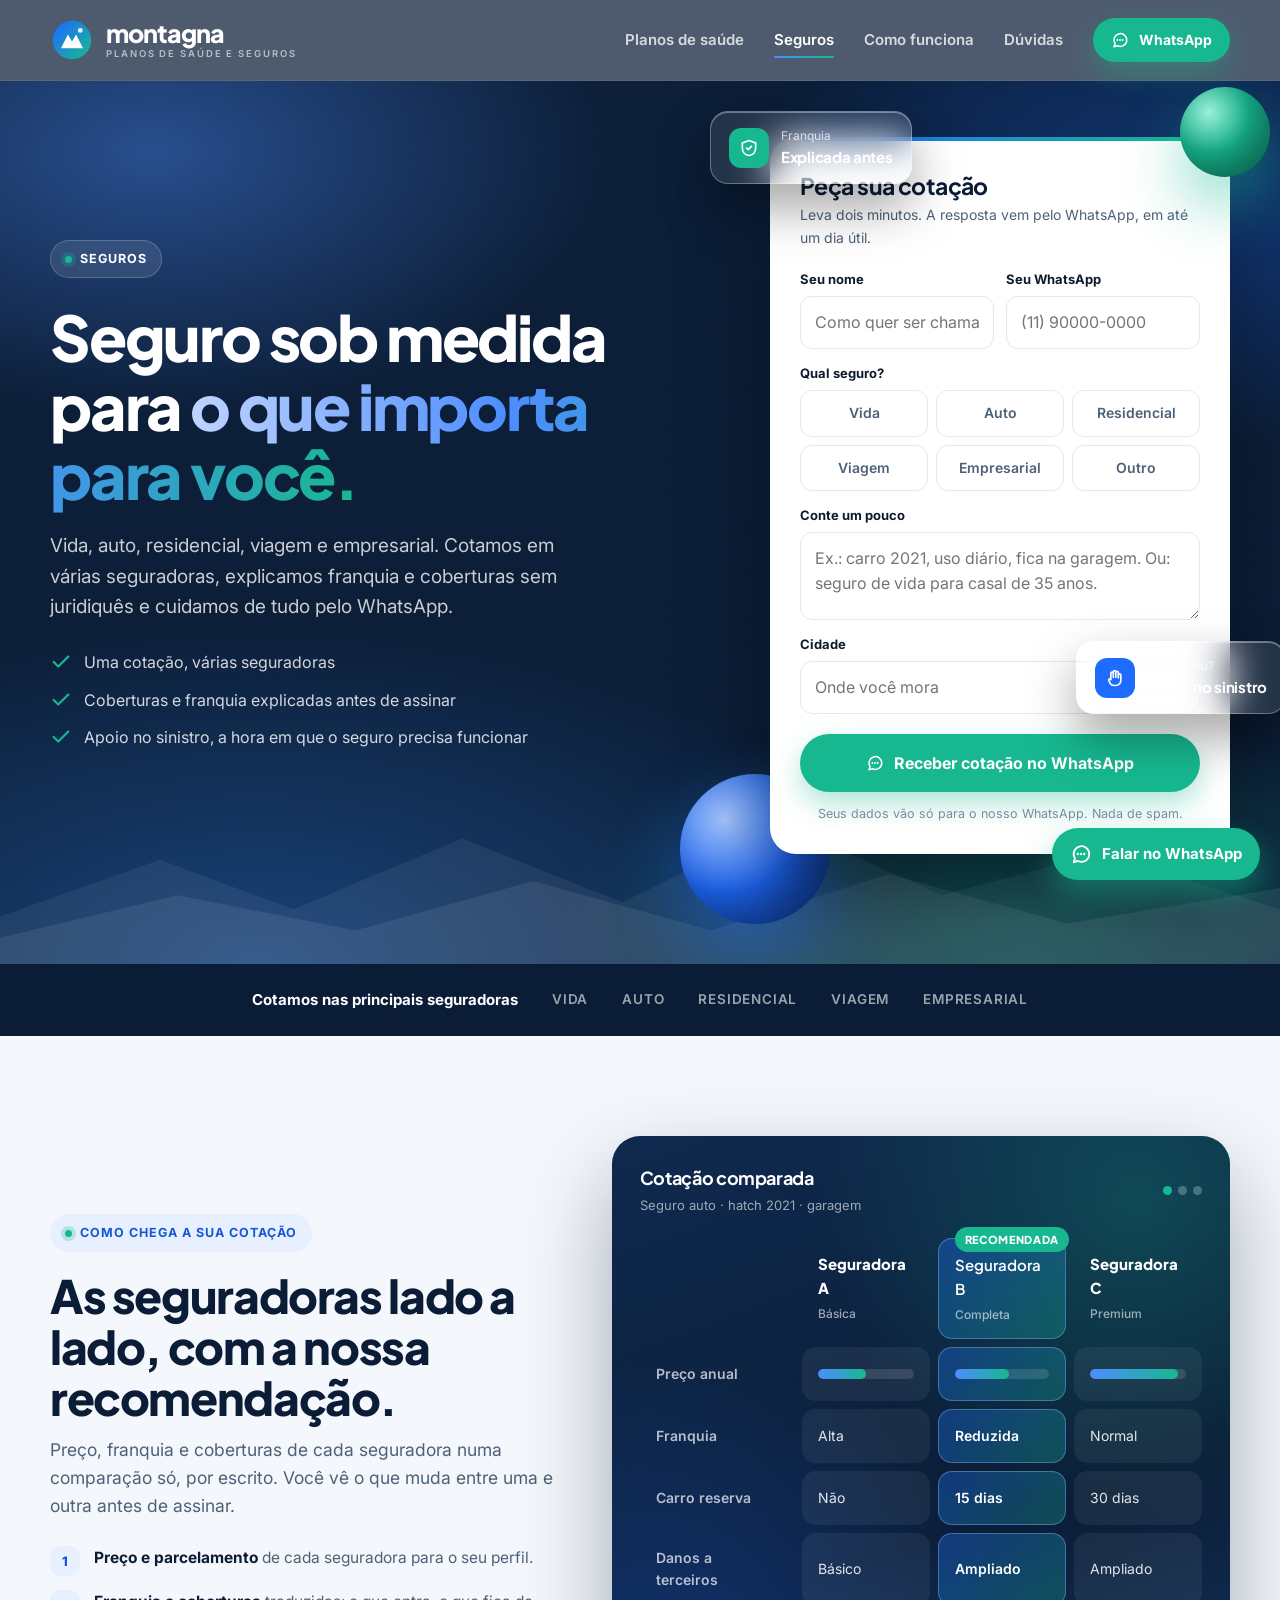
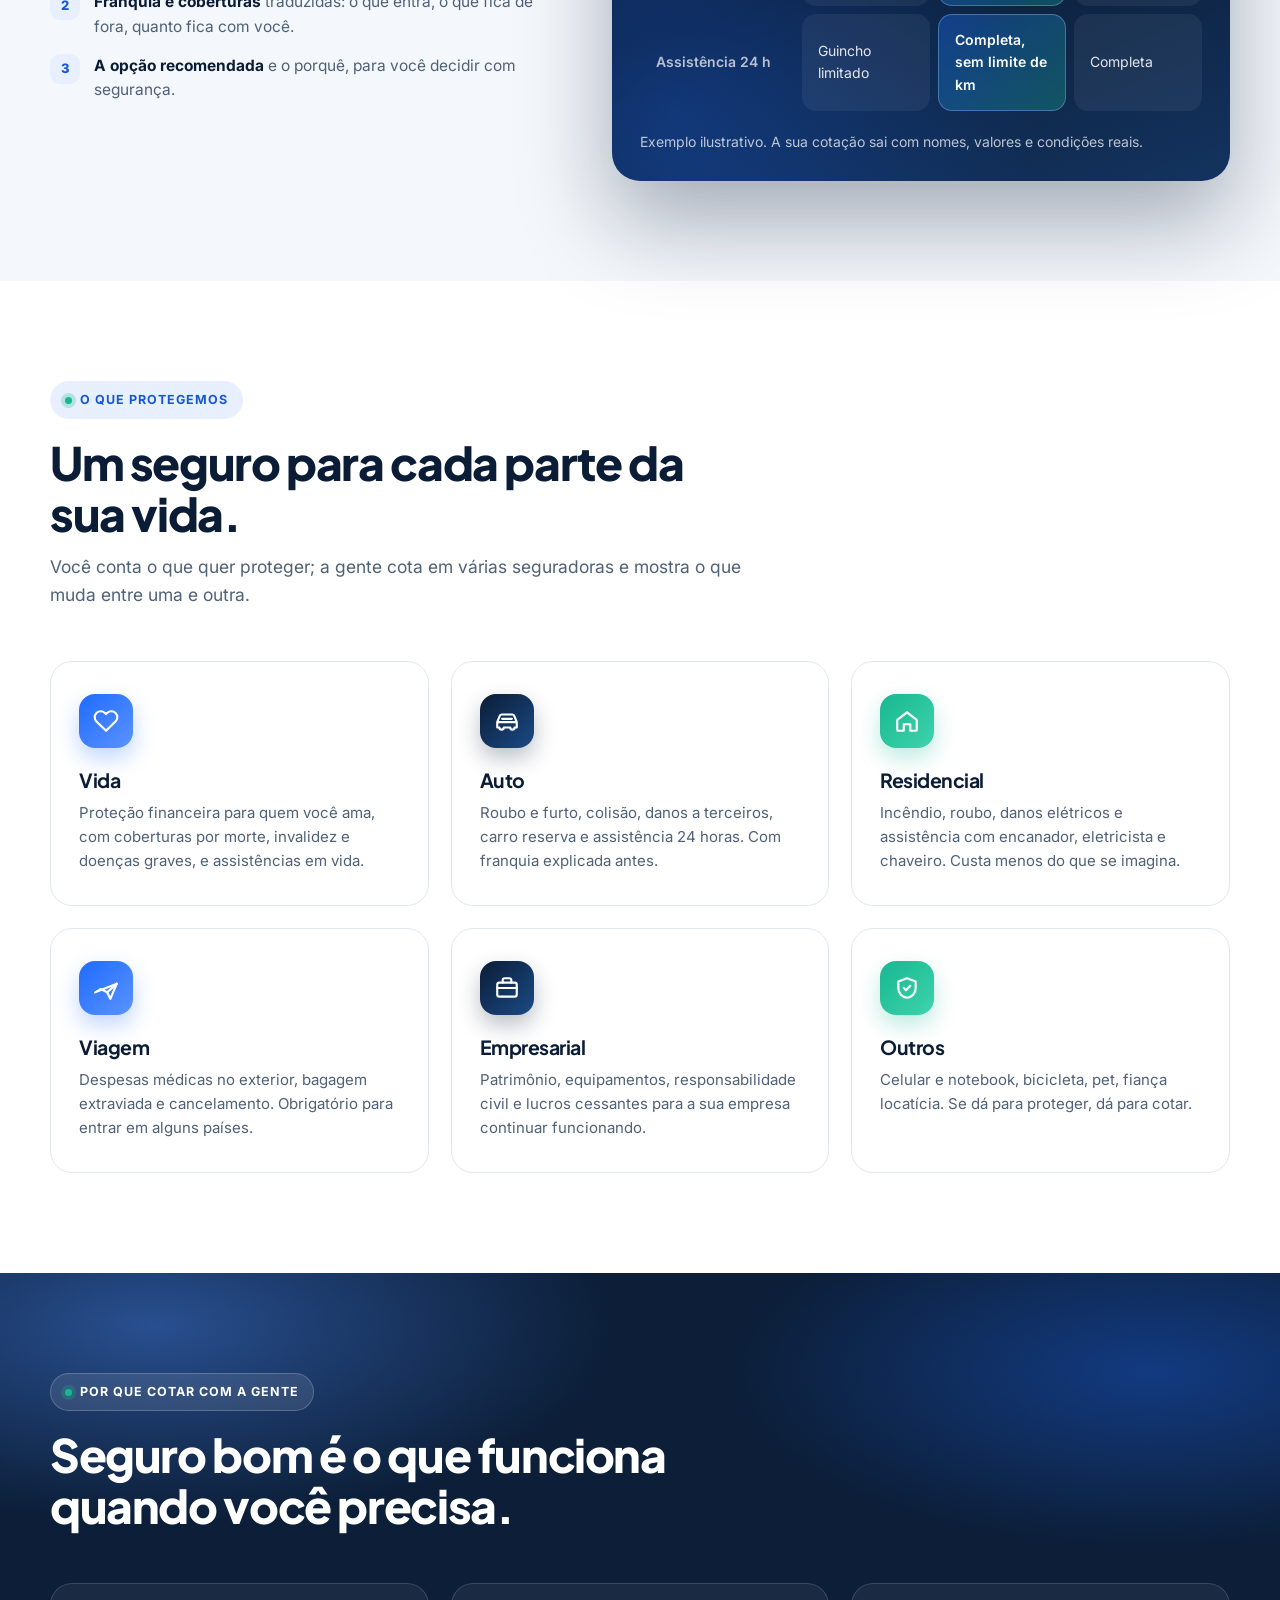
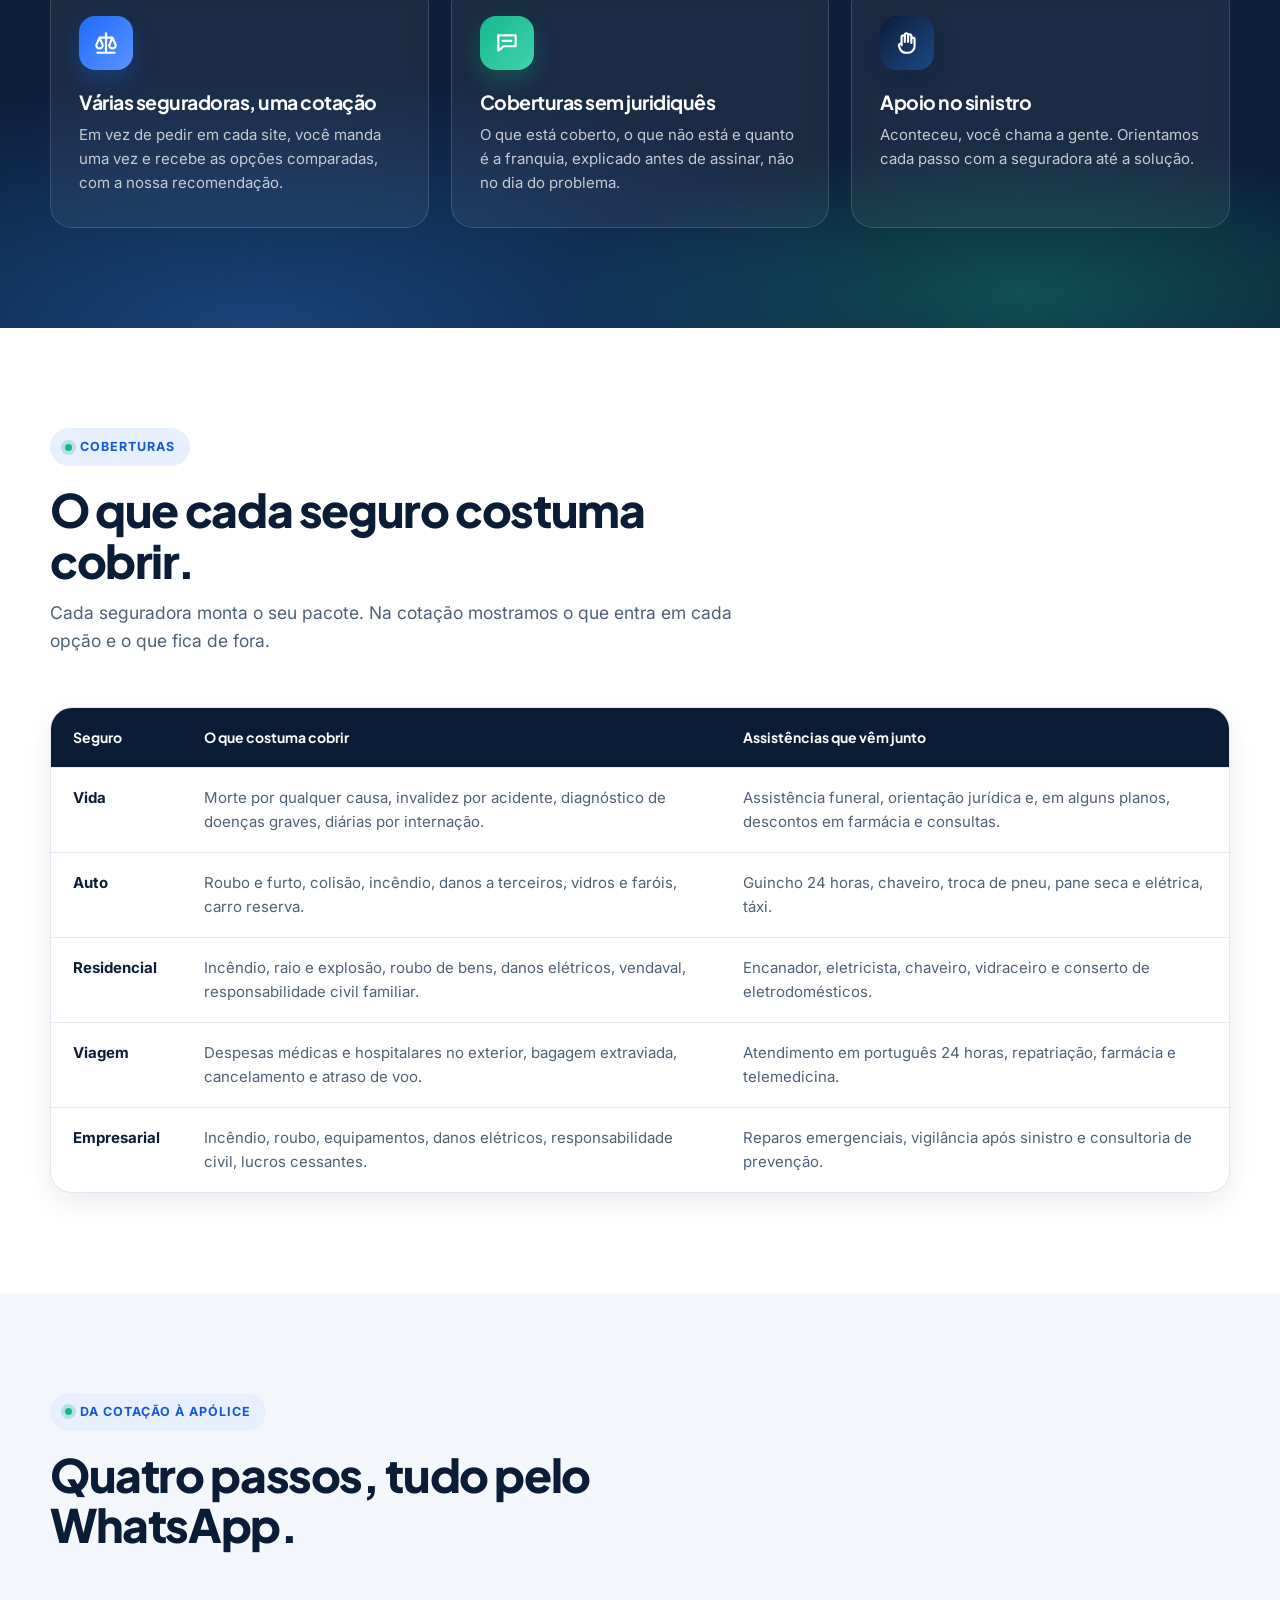
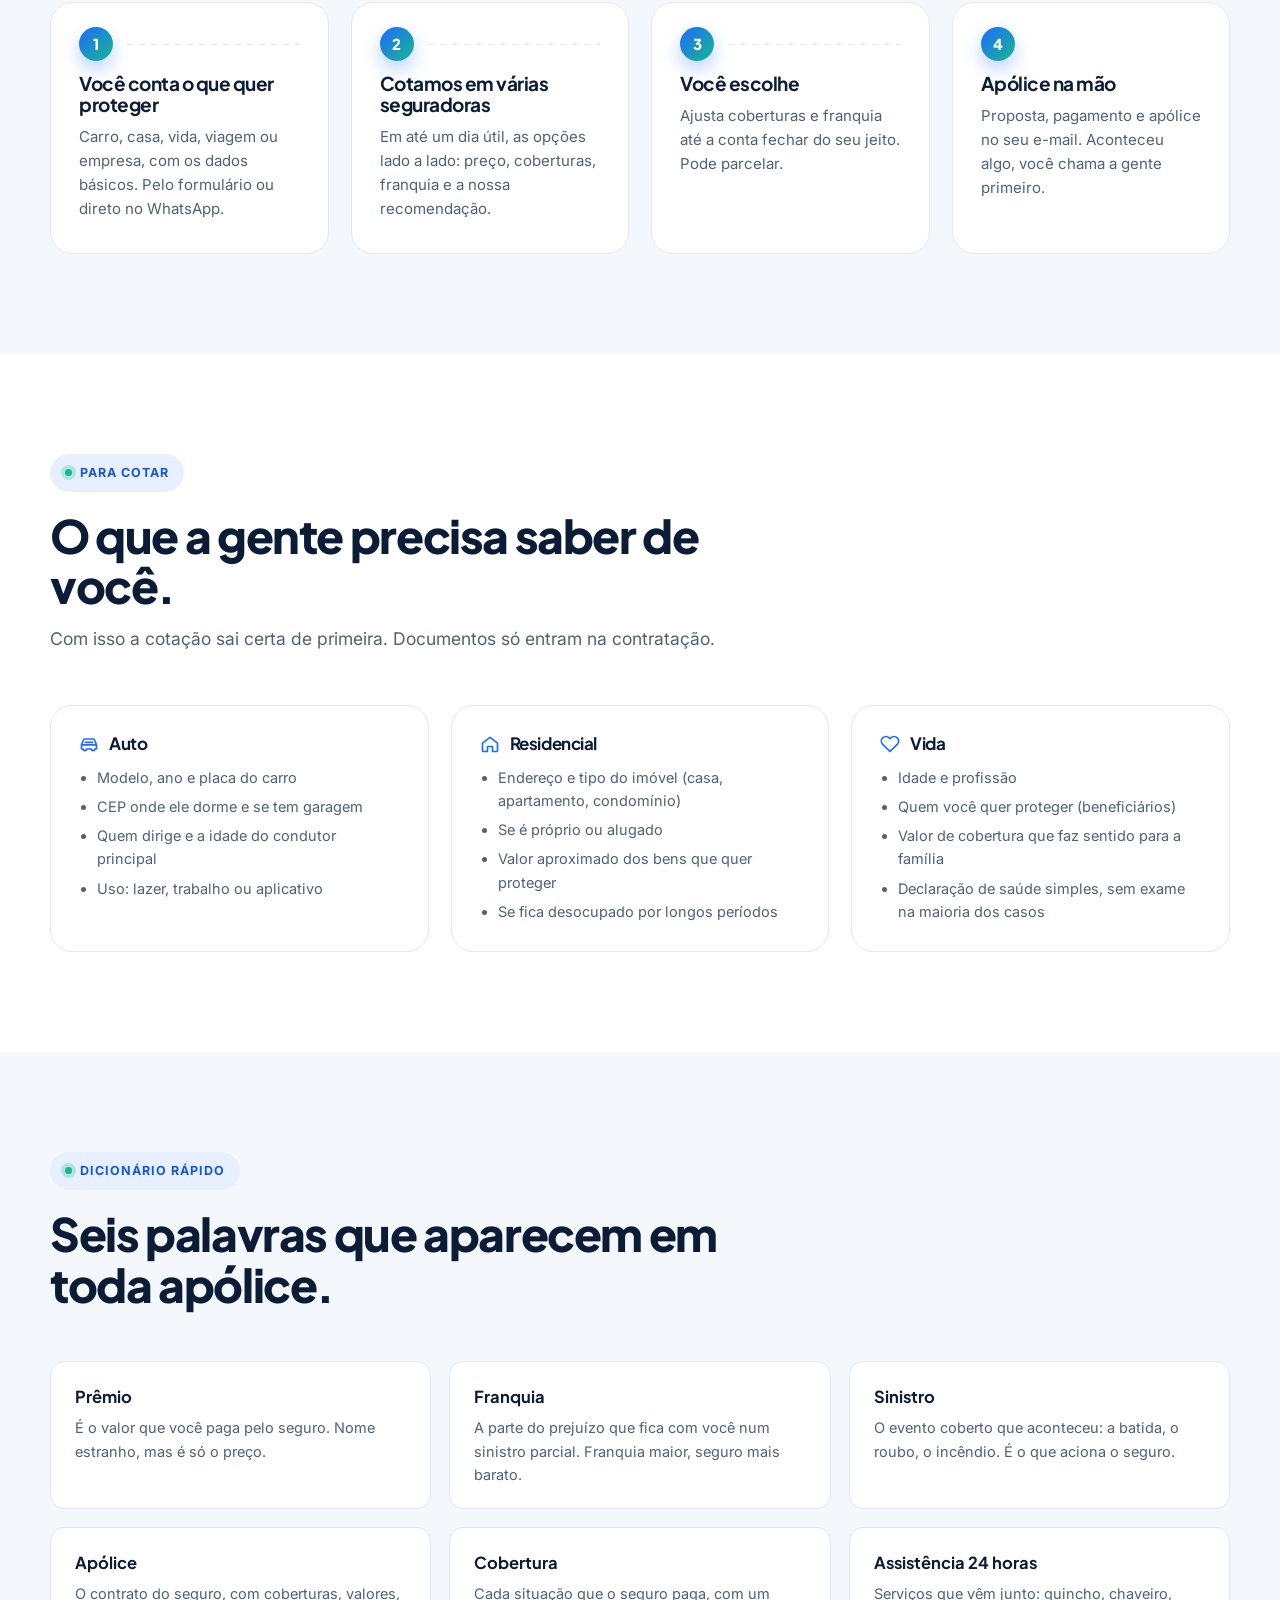
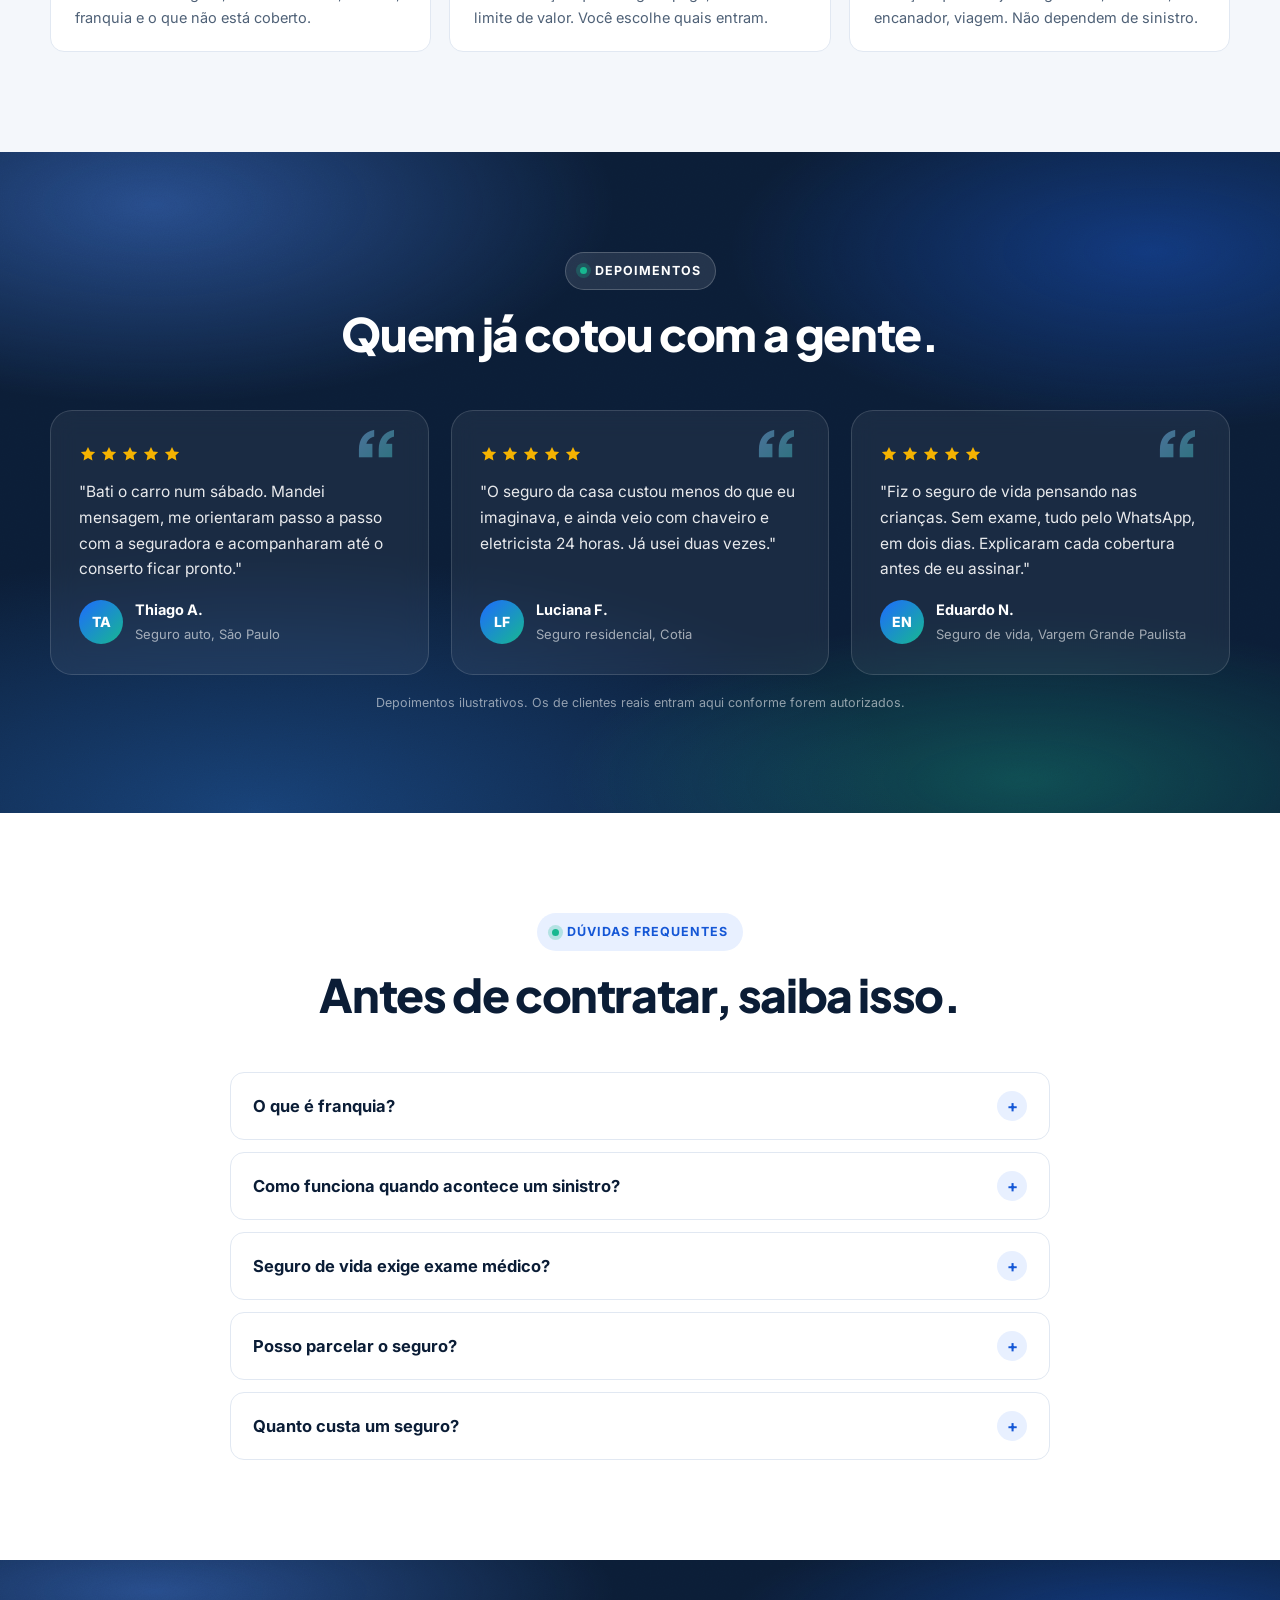
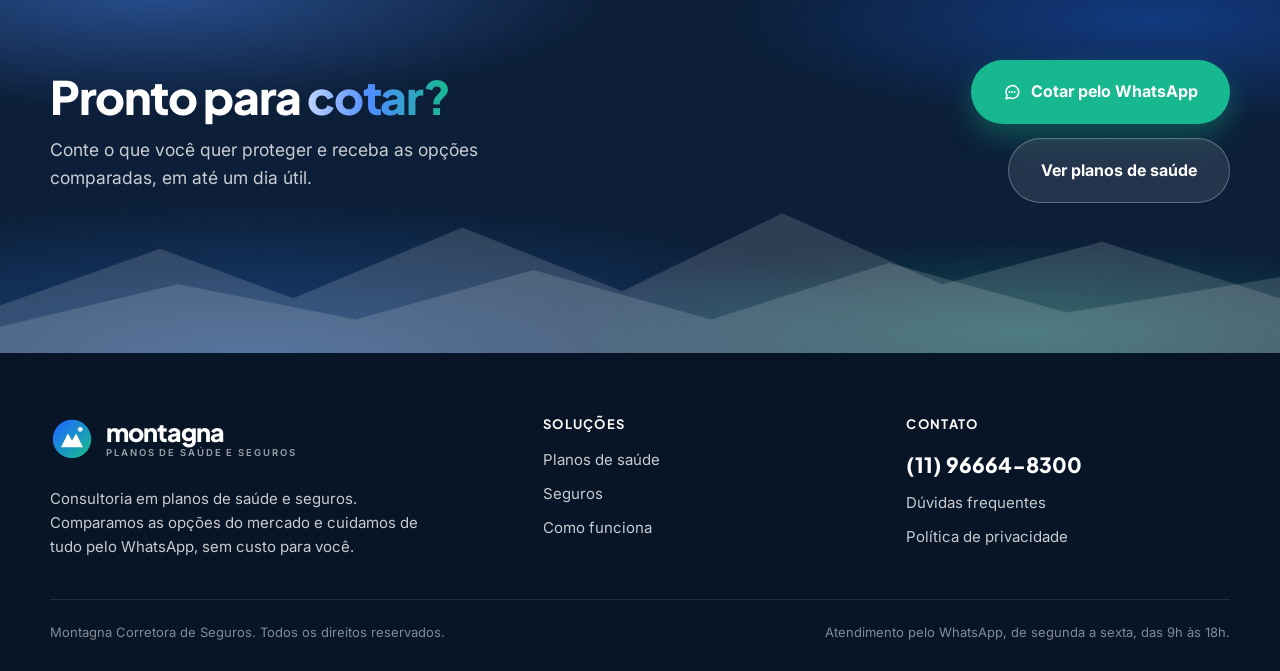
<file: seguros.html>
<!DOCTYPE html>
<html lang="pt-BR">
<head>
  <meta charset="UTF-8">
  <meta name="viewport" content="width=device-width, initial-scale=1">
  <title>Seguros | Montagna</title>
  <meta name="description" content="Cotação de seguro de vida, auto, residencial, viagem e empresarial em várias seguradoras. Franquia e coberturas explicadas sem juridiquês, tudo pelo WhatsApp.">
  <link rel="icon" href="favicon.svg" type="image/svg+xml">
  <meta property="og:type" content="website">
  <meta property="og:locale" content="pt_BR">
  <meta property="og:site_name" content="Montagna">
  <meta property="og:title" content="Seguros | Montagna">
  <meta property="og:description" content="Seguro sob medida para o que importa para você. Cotação em várias seguradoras pelo WhatsApp.">
  <meta property="og:image" content="img/og.png">
  <link rel="preconnect" href="https://fonts.googleapis.com">
  <link rel="preconnect" href="https://fonts.gstatic.com" crossorigin>
  <link href="https://fonts.googleapis.com/css2?family=Plus+Jakarta+Sans:wght@600;700;800&family=Inter:wght@400;500;600;700&display=swap" rel="stylesheet">
  <link rel="stylesheet" href="estilo.css">
</head>
<body>

<svg width="0" height="0" style="position:absolute" aria-hidden="true">
  <defs>
    <linearGradient id="mg" x1="8" y1="8" x2="56" y2="56" gradientUnits="userSpaceOnUse"><stop offset="0" stop-color="#1E6BFF"/><stop offset="1" stop-color="#17B890"/></linearGradient>
    <symbol id="marca" viewBox="0 0 64 64"><circle cx="32" cy="32" r="28" fill="url(#mg)"/><path d="M16 44 L26 24 L32 34 L38 24 L48 44 Z" fill="#fff"/><circle cx="44" cy="18" r="3.5" fill="#fff" opacity="0.9"/></symbol>
    <filter id="grao-f"><feTurbulence type="fractalNoise" baseFrequency="0.85" numOctaves="2" stitchTiles="stitch"/><feColorMatrix values="0 0 0 0 1  0 0 0 0 1  0 0 0 0 1  0 0 0 0.07 0"/></filter>
    <symbol id="i-check" viewBox="0 0 24 24"><path d="M20 6 9 17l-5-5" fill="none" stroke="currentColor" stroke-width="2.4" stroke-linecap="round" stroke-linejoin="round"/></symbol>
    <symbol id="i-seta" viewBox="0 0 24 24"><path d="M5 12h14M13 6l6 6-6 6" fill="none" stroke="currentColor" stroke-width="2.2" stroke-linecap="round" stroke-linejoin="round"/></symbol>
    <symbol id="i-chat" viewBox="0 0 24 24"><path d="M21 12a8.5 8.5 0 0 1-12.4 7.6L4 21l1.4-4.3A8.5 8.5 0 1 1 21 12z" fill="none" stroke="currentColor" stroke-width="2" stroke-linecap="round" stroke-linejoin="round"/><path d="M8.5 12h.01M12 12h.01M15.5 12h.01" stroke="currentColor" stroke-width="2.6" stroke-linecap="round"/></symbol>
    <symbol id="i-coracao" viewBox="0 0 24 24"><path d="M20.8 4.6a5.5 5.5 0 0 0-7.8 0L12 5.6l-1-1a5.5 5.5 0 0 0-7.8 7.8l1 1L12 21l7.8-7.6 1-1a5.5 5.5 0 0 0 0-7.8z" fill="none" stroke="currentColor" stroke-width="2" stroke-linecap="round" stroke-linejoin="round"/></symbol>
    <symbol id="i-carro" viewBox="0 0 24 24"><path d="M3 13l2.2-5.5A2 2 0 0 1 7 6h10a2 2 0 0 1 1.8 1.5L21 13v5h-2a2 2 0 0 1-4 0H9a2 2 0 0 1-4 0H3zM3 13h18M7.5 10h9" fill="none" stroke="currentColor" stroke-width="2" stroke-linecap="round" stroke-linejoin="round"/></symbol>
    <symbol id="i-casa" viewBox="0 0 24 24"><path d="M3 11l9-7 9 7v9a1 1 0 0 1-1 1h-5v-6h-6v6H4a1 1 0 0 1-1-1z" fill="none" stroke="currentColor" stroke-width="2" stroke-linejoin="round"/></symbol>
    <symbol id="i-aviao" viewBox="0 0 24 24"><path d="M2 16l20-8-6 14-3-6-6-3z" fill="none" stroke="currentColor" stroke-width="2" stroke-linejoin="round"/><path d="M13 16l9-8" fill="none" stroke="currentColor" stroke-width="2" stroke-linecap="round"/></symbol>
    <symbol id="i-maleta" viewBox="0 0 24 24"><rect x="3" y="7" width="18" height="13" rx="2" fill="none" stroke="currentColor" stroke-width="2"/><path d="M8 7V5a2 2 0 0 1 2-2h4a2 2 0 0 1 2 2v2M3 12h18" fill="none" stroke="currentColor" stroke-width="2" stroke-linecap="round"/></symbol>
    <symbol id="i-escudo" viewBox="0 0 24 24"><path d="M12 3l8 3v6c0 5-3.5 8.5-8 9-4.5-.5-8-4-8-9V6z" fill="none" stroke="currentColor" stroke-width="2" stroke-linejoin="round"/><path d="M9 12l2 2 4-4" fill="none" stroke="currentColor" stroke-width="2" stroke-linecap="round" stroke-linejoin="round"/></symbol>
    <symbol id="i-balanca" viewBox="0 0 24 24"><path d="M12 3v18M4 21h16M6 7h12M6 7l-3 7a3 3 0 0 0 6 0zM18 7l-3 7a3 3 0 0 0 6 0z" fill="none" stroke="currentColor" stroke-width="2" stroke-linecap="round" stroke-linejoin="round"/></symbol>
    <symbol id="i-fala" viewBox="0 0 24 24"><path d="M4 5h16v10H9l-5 4z" fill="none" stroke="currentColor" stroke-width="2" stroke-linejoin="round"/><path d="M8 10h8" stroke="currentColor" stroke-width="2" stroke-linecap="round"/></symbol>
    <symbol id="i-mao" viewBox="0 0 24 24"><path d="M7 12V6.5a1.5 1.5 0 0 1 3 0V11M10 11V4.5a1.5 1.5 0 0 1 3 0V11M13 11V5.5a1.5 1.5 0 0 1 3 0V12M16 12V8.5a1.5 1.5 0 0 1 3 0V15a6 6 0 0 1-6 6h-2a6 6 0 0 1-5-2.7L4.6 15a1.6 1.6 0 0 1 2.6-1.8L7 14" fill="none" stroke="currentColor" stroke-width="2" stroke-linecap="round" stroke-linejoin="round"/></symbol>
    <symbol id="i-relogio" viewBox="0 0 24 24"><circle cx="12" cy="12" r="9" fill="none" stroke="currentColor" stroke-width="2"/><path d="M12 7v5l3 2" fill="none" stroke="currentColor" stroke-width="2" stroke-linecap="round" stroke-linejoin="round"/></symbol>
    <symbol id="i-estrela" viewBox="0 0 24 24"><path d="M12 2.5l2.9 6 6.6.9-4.8 4.6 1.2 6.5L12 17.4 6.1 20.5l1.2-6.5L2.5 9.4l6.6-.9z" fill="currentColor"/></symbol>
  </defs>
</svg>

<header class="topo" id="topo">
  <div class="dentro topo-dentro">
    <a class="logo" href="index.html" aria-label="Montagna, início"><svg class="logo-marca"><use href="#marca"/></svg><span class="logo-nome">montagna<small>planos de saúde e seguros</small></span></a>
    <nav class="menu" id="menu" aria-label="Principal">
      <a href="planos-de-saude.html">Planos de saúde</a>
      <a href="seguros.html" class="ativo">Seguros</a>
      <a href="index.html#como-funciona">Como funciona</a>
      <a href="#duvidas">Dúvidas</a>
      <a class="botao botao-verde" href="#" data-whats data-conversao="seguros" data-mensagem="Olá! Vim pelo site da Montagna e quero uma cotação de seguro."><svg><use href="#i-chat"/></svg>WhatsApp</a>
    </nav>
    <button class="menu-botao" id="menuBotao" aria-expanded="false" aria-controls="menu" aria-label="Abrir menu"><span></span><span></span><span></span></button>
  </div>
</header>

<main>
  <section class="abertura campanha escuro">
    <svg class="grao" aria-hidden="true"><rect width="100%" height="100%" filter="url(#grao-f)"/></svg>
    <div class="dentro abertura-dentro">
      <div>
        <span class="etiqueta">Seguros</span>
        <h1>Seguro sob medida para <span class="grad">o que importa para você.</span></h1>
        <p class="apoio">Vida, auto, residencial, viagem e empresarial. Cotamos em várias seguradoras, explicamos franquia e coberturas sem juridiquês e cuidamos de tudo pelo WhatsApp.</p>
        <ul class="lista-check">
          <li><svg><use href="#i-check"/></svg><span>Uma cotação, várias seguradoras</span></li>
          <li><svg><use href="#i-check"/></svg><span>Coberturas e franquia explicadas antes de assinar</span></li>
          <li><svg><use href="#i-check"/></svg><span>Apoio no sinistro, a hora em que o seguro precisa funcionar</span></li>
        </ul>
      </div>
      <div class="form-cena">
        <span class="esfera e1" aria-hidden="true"></span><span class="esfera e2" aria-hidden="true"></span>
        <div class="flutuante f1" aria-hidden="true"><span class="ico verde"><svg><use href="#i-escudo"/></svg></span><div><small>Franquia</small><b>Explicada antes</b></div></div>
        <div class="flutuante f2" aria-hidden="true"><span class="ico azul"><svg><use href="#i-mao"/></svg></span><div><small>Aconteceu?</small><b>Apoio no sinistro</b></div></div>
        <form class="form-cartao sobe" data-cotacao="seguros" novalidate>
          <h2>Peça sua cotação</h2>
          <p class="nota">Leva dois minutos. A resposta vem pelo WhatsApp, em até um dia útil.</p>
          <div class="campos-2">
            <div class="campo"><label for="g-nome">Seu nome</label><input id="g-nome" name="nome" data-rotulo="Nome" type="text" autocomplete="name" placeholder="Como quer ser chamado" required></div>
            <div class="campo"><label for="g-tel">Seu WhatsApp</label><input id="g-tel" name="whatsapp" data-rotulo="WhatsApp" type="tel" inputmode="numeric" autocomplete="tel" data-mascara="telefone" placeholder="(11) 90000-0000" required></div>
          </div>
          <div class="campo">
            <span class="campo-rotulo">Qual seguro?</span>
            <div class="opcoes" role="radiogroup" aria-label="Qual seguro">
              <label class="opcao"><input type="radio" name="tipo" data-rotulo="Seguro" value="Vida" required><span>Vida</span></label>
              <label class="opcao"><input type="radio" name="tipo" data-rotulo="Seguro" value="Auto"><span>Auto</span></label>
              <label class="opcao"><input type="radio" name="tipo" data-rotulo="Seguro" value="Residencial"><span>Residencial</span></label>
              <label class="opcao"><input type="radio" name="tipo" data-rotulo="Seguro" value="Viagem"><span>Viagem</span></label>
              <label class="opcao"><input type="radio" name="tipo" data-rotulo="Seguro" value="Empresarial"><span>Empresarial</span></label>
              <label class="opcao"><input type="radio" name="tipo" data-rotulo="Seguro" value="Outro"><span>Outro</span></label>
            </div>
          </div>
          <div class="campo"><label for="g-detalhes">Conte um pouco</label><textarea id="g-detalhes" name="detalhes" data-rotulo="Detalhes" placeholder="Ex.: carro 2021, uso diário, fica na garagem. Ou: seguro de vida para casal de 35 anos."></textarea></div>
          <div class="campo"><label for="g-cidade">Cidade</label><input id="g-cidade" name="cidade" data-rotulo="Cidade" type="text" autocomplete="address-level2" placeholder="Onde você mora"></div>
          <button class="botao botao-verde botao-grande" type="submit"><svg><use href="#i-chat"/></svg>Receber cotação no WhatsApp</button>
          <p class="form-pe">Seus dados vão só para o nosso WhatsApp. Nada de spam.</p>
          <p class="form-ok" role="status">Abrimos o WhatsApp com os seus dados. É só enviar a mensagem.</p>
        </form>
      </div>
    </div>
    <svg class="montanhas" viewBox="0 0 1440 240" preserveAspectRatio="none" aria-hidden="true"><path d="M0 240V170L180 90l150 70 190-100 180 90 180-110 180 100 180-60 200 80v80z" fill="#fff" opacity="0.06"/><path d="M0 240v-40l200-60 200 50 200-70 200 70 200-80 200 70 240-50v110z" fill="#fff" opacity="0.08"/></svg>
  </section>

  <div class="faixa"><div class="dentro faixa-dentro"><b>Cotamos nas principais seguradoras</b><span>Vida</span><span>Auto</span><span>Residencial</span><span>Viagem</span><span>Empresarial</span></div></div>

  <section class="secao neve" id="comparacao">
    <div class="dentro comparacao-wrap">
      <div class="cabeca sobe">
        <span class="etiqueta">Como chega a sua cotação</span>
        <h2>As seguradoras lado a lado, com a nossa recomendação.</h2>
        <p>Preço, franquia e coberturas de cada seguradora numa comparação só, por escrito. Você vê o que muda entre uma e outra antes de assinar.</p>
        <ul class="lista-pontos">
          <li><i>1</i><span><b>Preço e parcelamento</b> de cada seguradora para o seu perfil.</span></li>
          <li><i>2</i><span><b>Franquia e coberturas</b> traduzidas: o que entra, o que fica de fora, quanto fica com você.</span></li>
          <li><i>3</i><span><b>A opção recomendada</b> e o porquê, para você decidir com segurança.</span></li>
        </ul>
      </div>
      <div class="comparacao sobe" aria-label="Exemplo de cotação comparada">
        <div class="comparacao-topo"><div><b>Cotação comparada</b><small>Seguro auto · hatch 2021 · garagem</small></div><span class="pontos"><i></i><i></i><i></i></span></div>
        <div class="comparacao-grade">
          <div class="criterio"></div>
          <div class="cabecalho">Seguradora A<small>Básica</small></div>
          <div class="cabecalho melhor"><span class="selo-rec">Recomendada</span>Seguradora B<small>Completa</small></div>
          <div class="cabecalho">Seguradora C<small>Premium</small></div>
          <div class="criterio">Preço anual</div>
          <div class="celula"><span class="barra"><i style="width:50%"></i></span></div>
          <div class="celula melhor"><span class="barra"><i style="width:58%"></i></span></div>
          <div class="celula"><span class="barra"><i style="width:92%"></i></span></div>
          <div class="criterio">Franquia</div>
          <div class="celula">Alta</div>
          <div class="celula melhor">Reduzida</div>
          <div class="celula">Normal</div>
          <div class="criterio">Carro reserva</div>
          <div class="celula">Não</div>
          <div class="celula melhor">15 dias</div>
          <div class="celula">30 dias</div>
          <div class="criterio">Danos a terceiros</div>
          <div class="celula">Básico</div>
          <div class="celula melhor">Ampliado</div>
          <div class="celula">Ampliado</div>
          <div class="criterio">Assistência 24 h</div>
          <div class="celula">Guincho limitado</div>
          <div class="celula melhor">Completa, sem limite de km</div>
          <div class="celula">Completa</div>
        </div>
        <div class="comparacao-pe"><span>Exemplo ilustrativo. A sua cotação sai com nomes, valores e condições reais.</span></div>
      </div>
    </div>
  </section>

  <section class="secao" id="tipos">
    <div class="dentro">
      <div class="cabeca sobe">
        <span class="etiqueta">O que protegemos</span>
        <h2>Um seguro para cada parte da sua vida.</h2>
        <p>Você conta o que quer proteger; a gente cota em várias seguradoras e mostra o que muda entre uma e outra.</p>
      </div>
      <div class="grade-3">
        <article class="cartao sobe"><span class="cartao-icone"><svg><use href="#i-coracao"/></svg></span><h3>Vida</h3><p>Proteção financeira para quem você ama, com coberturas por morte, invalidez e doenças graves, e assistências em vida.</p></article>
        <article class="cartao sobe"><span class="cartao-icone navy"><svg><use href="#i-carro"/></svg></span><h3>Auto</h3><p>Roubo e furto, colisão, danos a terceiros, carro reserva e assistência 24 horas. Com franquia explicada antes.</p></article>
        <article class="cartao sobe"><span class="cartao-icone verde"><svg><use href="#i-casa"/></svg></span><h3>Residencial</h3><p>Incêndio, roubo, danos elétricos e assistência com encanador, eletricista e chaveiro. Custa menos do que se imagina.</p></article>
        <article class="cartao sobe"><span class="cartao-icone"><svg><use href="#i-aviao"/></svg></span><h3>Viagem</h3><p>Despesas médicas no exterior, bagagem extraviada e cancelamento. Obrigatório para entrar em alguns países.</p></article>
        <article class="cartao sobe"><span class="cartao-icone navy"><svg><use href="#i-maleta"/></svg></span><h3>Empresarial</h3><p>Patrimônio, equipamentos, responsabilidade civil e lucros cessantes para a sua empresa continuar funcionando.</p></article>
        <article class="cartao sobe"><span class="cartao-icone verde"><svg><use href="#i-escudo"/></svg></span><h3>Outros</h3><p>Celular e notebook, bicicleta, pet, fiança locatícia. Se dá para proteger, dá para cotar.</p></article>
      </div>
    </div>
  </section>

  <section class="secao escuro" id="por-que">
    <svg class="grao" aria-hidden="true"><rect width="100%" height="100%" filter="url(#grao-f)"/></svg>
    <div class="dentro">
      <div class="cabeca sobe">
        <span class="etiqueta">Por que cotar com a gente</span>
        <h2>Seguro bom é o que funciona quando você precisa.</h2>
      </div>
      <div class="grade-3">
        <article class="cartao sobe"><span class="cartao-icone"><svg><use href="#i-balanca"/></svg></span><h3>Várias seguradoras, uma cotação</h3><p>Em vez de pedir em cada site, você manda uma vez e recebe as opções comparadas, com a nossa recomendação.</p></article>
        <article class="cartao sobe"><span class="cartao-icone verde"><svg><use href="#i-fala"/></svg></span><h3>Coberturas sem juridiquês</h3><p>O que está coberto, o que não está e quanto é a franquia, explicado antes de assinar, não no dia do problema.</p></article>
        <article class="cartao sobe"><span class="cartao-icone navy"><svg><use href="#i-mao"/></svg></span><h3>Apoio no sinistro</h3><p>Aconteceu, você chama a gente. Orientamos cada passo com a seguradora até a solução.</p></article>
      </div>
    </div>
  </section>

  <section class="secao" id="coberturas">
    <div class="dentro">
      <div class="cabeca sobe">
        <span class="etiqueta">Coberturas</span>
        <h2>O que cada seguro costuma cobrir.</h2>
        <p>Cada seguradora monta o seu pacote. Na cotação mostramos o que entra em cada opção e o que fica de fora.</p>
      </div>
      <div class="tabela-caixa sobe"><table class="tabela">
        <thead><tr><th>Seguro</th><th>O que costuma cobrir</th><th>Assistências que vêm junto</th></tr></thead>
        <tbody>
          <tr><td>Vida</td><td>Morte por qualquer causa, invalidez por acidente, diagnóstico de doenças graves, diárias por internação.</td><td>Assistência funeral, orientação jurídica e, em alguns planos, descontos em farmácia e consultas.</td></tr>
          <tr><td>Auto</td><td>Roubo e furto, colisão, incêndio, danos a terceiros, vidros e faróis, carro reserva.</td><td>Guincho 24 horas, chaveiro, troca de pneu, pane seca e elétrica, táxi.</td></tr>
          <tr><td>Residencial</td><td>Incêndio, raio e explosão, roubo de bens, danos elétricos, vendaval, responsabilidade civil familiar.</td><td>Encanador, eletricista, chaveiro, vidraceiro e conserto de eletrodomésticos.</td></tr>
          <tr><td>Viagem</td><td>Despesas médicas e hospitalares no exterior, bagagem extraviada, cancelamento e atraso de voo.</td><td>Atendimento em português 24 horas, repatriação, farmácia e telemedicina.</td></tr>
          <tr><td>Empresarial</td><td>Incêndio, roubo, equipamentos, danos elétricos, responsabilidade civil, lucros cessantes.</td><td>Reparos emergenciais, vigilância após sinistro e consultoria de prevenção.</td></tr>
        </tbody>
      </table></div>
    </div>
  </section>

  <section class="secao neve" id="passo-a-passo">
    <div class="dentro">
      <div class="cabeca sobe">
        <span class="etiqueta">Da cotação à apólice</span>
        <h2>Quatro passos, tudo pelo WhatsApp.</h2>
      </div>
      <div class="passos quatro">
        <article class="passo sobe"><h3>Você conta o que quer proteger</h3><p>Carro, casa, vida, viagem ou empresa, com os dados básicos. Pelo formulário ou direto no WhatsApp.</p></article>
        <article class="passo sobe"><h3>Cotamos em várias seguradoras</h3><p>Em até um dia útil, as opções lado a lado: preço, coberturas, franquia e a nossa recomendação.</p></article>
        <article class="passo sobe"><h3>Você escolhe</h3><p>Ajusta coberturas e franquia até a conta fechar do seu jeito. Pode parcelar.</p></article>
        <article class="passo sobe"><h3>Apólice na mão</h3><p>Proposta, pagamento e apólice no seu e-mail. Aconteceu algo, você chama a gente primeiro.</p></article>
      </div>
    </div>
  </section>

  <section class="secao" id="documentos">
    <div class="dentro">
      <div class="cabeca sobe">
        <span class="etiqueta">Para cotar</span>
        <h2>O que a gente precisa saber de você.</h2>
        <p>Com isso a cotação sai certa de primeira. Documentos só entram na contratação.</p>
      </div>
      <div class="docs">
        <article class="doc sobe"><h3><svg><use href="#i-carro"/></svg>Auto</h3><ul><li>Modelo, ano e placa do carro</li><li>CEP onde ele dorme e se tem garagem</li><li>Quem dirige e a idade do condutor principal</li><li>Uso: lazer, trabalho ou aplicativo</li></ul></article>
        <article class="doc sobe"><h3><svg><use href="#i-casa"/></svg>Residencial</h3><ul><li>Endereço e tipo do imóvel (casa, apartamento, condomínio)</li><li>Se é próprio ou alugado</li><li>Valor aproximado dos bens que quer proteger</li><li>Se fica desocupado por longos períodos</li></ul></article>
        <article class="doc sobe"><h3><svg><use href="#i-coracao"/></svg>Vida</h3><ul><li>Idade e profissão</li><li>Quem você quer proteger (beneficiários)</li><li>Valor de cobertura que faz sentido para a família</li><li>Declaração de saúde simples, sem exame na maioria dos casos</li></ul></article>
      </div>
    </div>
  </section>

  <section class="secao neve" id="glossario">
    <div class="dentro">
      <div class="cabeca sobe">
        <span class="etiqueta">Dicionário rápido</span>
        <h2>Seis palavras que aparecem em toda apólice.</h2>
      </div>
      <div class="glossario">
        <div class="termo sobe"><b>Prêmio</b><p>É o valor que você paga pelo seguro. Nome estranho, mas é só o preço.</p></div>
        <div class="termo sobe"><b>Franquia</b><p>A parte do prejuízo que fica com você num sinistro parcial. Franquia maior, seguro mais barato.</p></div>
        <div class="termo sobe"><b>Sinistro</b><p>O evento coberto que aconteceu: a batida, o roubo, o incêndio. É o que aciona o seguro.</p></div>
        <div class="termo sobe"><b>Apólice</b><p>O contrato do seguro, com coberturas, valores, franquia e o que não está coberto.</p></div>
        <div class="termo sobe"><b>Cobertura</b><p>Cada situação que o seguro paga, com um limite de valor. Você escolhe quais entram.</p></div>
        <div class="termo sobe"><b>Assistência 24 horas</b><p>Serviços que vêm junto: guincho, chaveiro, encanador, viagem. Não dependem de sinistro.</p></div>
      </div>
    </div>
  </section>

  <section class="secao escuro" id="depoimentos">
    <svg class="grao" aria-hidden="true"><rect width="100%" height="100%" filter="url(#grao-f)"/></svg>
    <div class="dentro">
      <div class="cabeca centro sobe">
        <span class="etiqueta">Depoimentos</span>
        <h2>Quem já cotou com a gente.</h2>
      </div>
      <div class="depoimentos">
        <article class="depoimento sobe"><div class="estrelas" aria-label="5 estrelas"><svg><use href="#i-estrela"/></svg><svg><use href="#i-estrela"/></svg><svg><use href="#i-estrela"/></svg><svg><use href="#i-estrela"/></svg><svg><use href="#i-estrela"/></svg></div><p>"Bati o carro num sábado. Mandei mensagem, me orientaram passo a passo com a seguradora e acompanharam até o conserto ficar pronto."</p><footer><span class="avatar">TA</span><div><b>Thiago A.</b><small>Seguro auto, São Paulo</small></div></footer></article>
        <article class="depoimento sobe"><div class="estrelas" aria-label="5 estrelas"><svg><use href="#i-estrela"/></svg><svg><use href="#i-estrela"/></svg><svg><use href="#i-estrela"/></svg><svg><use href="#i-estrela"/></svg><svg><use href="#i-estrela"/></svg></div><p>"O seguro da casa custou menos do que eu imaginava, e ainda veio com chaveiro e eletricista 24 horas. Já usei duas vezes."</p><footer><span class="avatar">LF</span><div><b>Luciana F.</b><small>Seguro residencial, Cotia</small></div></footer></article>
        <article class="depoimento sobe"><div class="estrelas" aria-label="5 estrelas"><svg><use href="#i-estrela"/></svg><svg><use href="#i-estrela"/></svg><svg><use href="#i-estrela"/></svg><svg><use href="#i-estrela"/></svg><svg><use href="#i-estrela"/></svg></div><p>"Fiz o seguro de vida pensando nas crianças. Sem exame, tudo pelo WhatsApp, em dois dias. Explicaram cada cobertura antes de eu assinar."</p><footer><span class="avatar">EN</span><div><b>Eduardo N.</b><small>Seguro de vida, Vargem Grande Paulista</small></div></footer></article>
      </div>
      <p class="nota-pe">Depoimentos ilustrativos. Os de clientes reais entram aqui conforme forem autorizados.</p>
    </div>
  </section>

  <section class="secao" id="duvidas">
    <div class="dentro">
      <div class="cabeca centro sobe">
        <span class="etiqueta">Dúvidas frequentes</span>
        <h2>Antes de contratar, saiba isso.</h2>
      </div>
      <div class="faq sobe">
        <details><summary>O que é franquia?</summary><p>É a parte do prejuízo que fica com você em caso de sinistro parcial, como uma batida. Franquia maior deixa o seguro mais barato; menor, mais caro. Mostramos as duas contas para você escolher.</p></details>
        <details><summary>Como funciona quando acontece um sinistro?</summary><p>Você nos avisa pelo WhatsApp, a gente orienta a abertura do aviso na seguradora, os documentos e os prazos, e acompanha até a solução, seja conserto, reposição ou indenização.</p></details>
        <details><summary>Seguro de vida exige exame médico?</summary><p>Na maioria dos casos, não: basta uma declaração de saúde. Para capitais mais altos a seguradora pode pedir exames, e avisamos antes.</p></details>
        <details><summary>Posso parcelar o seguro?</summary><p>Sim. A maioria das seguradoras parcela no cartão ou no boleto, muitas vezes sem juros. O valor e o número de parcelas aparecem na cotação.</p></details>
        <details><summary>Quanto custa um seguro?</summary><p>Depende do que está sendo protegido e do seu perfil. No seguro auto, por exemplo, pesam o modelo do carro, o CEP, a idade e o uso. Por isso a cotação é individual e sem compromisso.</p></details>
      </div>
    </div>
  </section>

  <section class="chamada escuro">
    <svg class="grao" aria-hidden="true"><rect width="100%" height="100%" filter="url(#grao-f)"/></svg>
    <div class="dentro chamada-dentro">
      <div>
        <h2>Pronto para <span class="grad">cotar?</span></h2>
        <p>Conte o que você quer proteger e receba as opções comparadas, em até um dia útil.</p>
      </div>
      <div class="acoes">
        <a class="botao botao-verde botao-grande" href="#" data-whats data-conversao="seguros" data-mensagem="Olá! Vim pelo site da Montagna e quero uma cotação de seguro."><svg><use href="#i-chat"/></svg>Cotar pelo WhatsApp</a>
        <a class="botao botao-vidro botao-grande" href="planos-de-saude.html">Ver planos de saúde</a>
      </div>
    </div>
    <svg class="montanhas" viewBox="0 0 1440 240" preserveAspectRatio="none" aria-hidden="true"><path d="M0 240V170L180 90l150 70 190-100 180 90 180-110 180 100 180-60 200 80v80z"/><path d="M0 240v-40l200-60 200 50 200-70 200 70 200-80 200 70 240-50v110z"/></svg>
  </section>
</main>

<footer class="rodape">
  <div class="dentro">
    <div class="rodape-dentro">
      <div class="rodape-marca">
        <a class="logo" href="index.html" aria-label="Montagna, início"><svg class="logo-marca"><use href="#marca"/></svg><span class="logo-nome">montagna<small>planos de saúde e seguros</small></span></a>
        <p>Consultoria em planos de saúde e seguros. Comparamos as opções do mercado e cuidamos de tudo pelo WhatsApp, sem custo para você.</p>
      </div>
      <div class="rodape-col">
        <h4>Soluções</h4>
        <a href="planos-de-saude.html">Planos de saúde</a>
        <a href="seguros.html">Seguros</a>
        <a href="index.html#como-funciona">Como funciona</a>
      </div>
      <div class="rodape-col">
        <h4>Contato</h4>
        <a class="tel" href="#" data-whats data-mensagem="Olá! Vim pelo site da Montagna." data-telefone>(11) 96664-8300</a>
        <a href="index.html#duvidas">Dúvidas frequentes</a>
        <a href="privacidade.html">Política de privacidade</a>
      </div>
    </div>
    <div class="rodape-pe">
      <p>Montagna Corretora de Seguros. Todos os direitos reservados.</p>
      <p>Atendimento pelo WhatsApp, de segunda a sexta, das 9h às 18h.</p>
    </div>
  </div>
</footer>

<a class="whats-fixo" href="#" data-whats data-conversao="seguros" data-mensagem="Olá! Vim pelo site da Montagna e quero uma cotação de seguro." aria-label="Falar no WhatsApp"><svg><use href="#i-chat"/></svg><span>Falar no WhatsApp</span></a>

<script src="script.js" defer></script>
</body>
</html>
</file>
<file: estilo.css>
/* Montagna, versao 2 (21/10): cena escura com malha de cores e grao, celular com a conversa, cartoes de vidro,
   cotacao comparada como tela de app. Folha unica para as quatro paginas. */
:root {
  --navy: #0B1D36;
  --navy-2: #12305A;
  --navy-3: #1B4A86;
  --azul: #1E6BFF;
  --azul-vivo: #4D8DFF;
  --azul-claro: #8DB8FF;
  --azul-pastel: #E8F0FF;
  --verde: #17B890;
  --verde-escuro: #119A78;
  --verde-claro: #E4F7F1;
  --neve: #F4F7FB;
  --branco: #FFFFFF;
  --texto: #0F1B2D;
  --texto-2: #4F6177;
  --texto-3: #7C8BA0;
  --linha: #E1E8F2;
  --raio: 22px;
  --raio-p: 14px;
  --sombra: 0 30px 70px rgba(11, 29, 54, 0.14);
  --sombra-p: 0 10px 28px rgba(11, 29, 54, 0.08);
  --largura: 1180px;
  --titulo: 'Plus Jakarta Sans', system-ui, sans-serif;
  --corpo: 'Inter', system-ui, sans-serif;
}
* { box-sizing: border-box; }
html { scroll-behavior: smooth; -webkit-text-size-adjust: 100%; }
body { margin: 0; font-family: var(--corpo); color: var(--texto); background: var(--branco); line-height: 1.6; overflow-x: hidden; }
img, svg { display: block; max-width: 100%; }
a { color: inherit; }
h1, h2, h3, h4 { font-family: var(--titulo); letter-spacing: -0.025em; line-height: 1.1; margin: 0; }
p { margin: 0; }
.dentro { width: min(var(--largura), calc(100% - 40px)); margin: 0 auto; position: relative; z-index: 2; }
.grad { background: linear-gradient(90deg, #BFD4FF 0%, var(--azul-vivo) 45%, var(--verde) 100%); -webkit-background-clip: text; background-clip: text; color: transparent; }
.grad-escuro { background: linear-gradient(90deg, var(--azul) 0%, var(--verde) 100%); -webkit-background-clip: text; background-clip: text; color: transparent; }

/* ---------- fundos escuros com malha e grao ---------- */
.escuro { position: relative; overflow: hidden; color: #fff; background: var(--navy); }
.escuro::before { content: ''; position: absolute; inset: 0; pointer-events: none; background:
  radial-gradient(ellipse 60% 50% at 12% 8%, rgba(77, 141, 255, 0.42), transparent 60%),
  radial-gradient(ellipse 55% 45% at 90% 15%, rgba(30, 107, 255, 0.35), transparent 60%),
  radial-gradient(ellipse 60% 40% at 80% 95%, rgba(23, 184, 144, 0.30), transparent 60%),
  radial-gradient(ellipse 80% 60% at 20% 100%, rgba(27, 74, 134, 0.8), transparent 65%); }
.grao { position: absolute; inset: 0; width: 100%; height: 100%; mix-blend-mode: overlay; opacity: 0.9; pointer-events: none; z-index: 1; }
.escuro .dentro { z-index: 3; }

/* ---------- botoes ---------- */
.botao { display: inline-flex; align-items: center; justify-content: center; gap: 10px; padding: 16px 26px; border-radius: 999px; font-weight: 700; font-size: 15px; text-decoration: none; border: 0; cursor: pointer; font-family: var(--corpo); transition: transform 0.2s ease, box-shadow 0.2s ease, background 0.2s ease; white-space: nowrap; }
.botao svg { width: 18px; height: 18px; flex: none; }
.botao:hover { transform: translateY(-2px); }
.botao-verde { background: var(--verde); color: #fff; box-shadow: 0 12px 28px rgba(23, 184, 144, 0.35); }
.botao-verde:hover { background: var(--verde-escuro); }
.botao-azul { background: var(--azul); color: #fff; box-shadow: 0 12px 28px rgba(30, 107, 255, 0.3); }
.botao-azul:hover { background: #1557D6; }
.botao-branco { background: #fff; color: var(--navy); box-shadow: 0 12px 28px rgba(0, 0, 0, 0.18); }
.botao-branco:hover { background: #F2F5FA; }
.botao-vidro { background: rgba(255, 255, 255, 0.1); color: #fff; border: 1.5px solid rgba(255, 255, 255, 0.28); backdrop-filter: blur(10px); }
.botao-vidro:hover { background: rgba(255, 255, 255, 0.18); }
.botao-claro { background: #fff; color: var(--navy); border: 1.5px solid var(--linha); }
.botao-claro:hover { border-color: var(--azul); color: var(--azul); }
.botao-grande { padding: 19px 32px; font-size: 16px; }

/* ---------- topo ---------- */
.topo { position: sticky; top: 0; z-index: 50; background: rgba(11, 29, 54, 0.72); backdrop-filter: blur(16px); -webkit-backdrop-filter: blur(16px); border-bottom: 1px solid rgba(255, 255, 255, 0.08); color: #fff; }
.topo-dentro { display: flex; align-items: center; justify-content: space-between; gap: 24px; height: 80px; }
.logo { display: inline-flex; align-items: center; gap: 12px; text-decoration: none; color: #fff; }
.logo-marca { width: 44px; height: 44px; flex: none; }
.logo-nome { font-family: var(--titulo); font-weight: 800; font-size: 25px; letter-spacing: -0.04em; line-height: 1; display: flex; flex-direction: column; gap: 3px; }
.logo-nome small { font-family: var(--corpo); font-weight: 600; font-size: 9.5px; letter-spacing: 0.2em; text-transform: uppercase; color: rgba(255, 255, 255, 0.6); }
.menu { display: flex; align-items: center; gap: 30px; }
.menu > a:not(.botao) { text-decoration: none; font-weight: 600; font-size: 15px; color: rgba(255, 255, 255, 0.78); padding: 6px 0; position: relative; transition: color 0.2s ease; }
.menu > a:not(.botao):hover, .menu > a.ativo { color: #fff; }
.menu > a:not(.botao)::after { content: ''; position: absolute; left: 0; right: 0; bottom: 0; height: 2px; border-radius: 2px; background: linear-gradient(90deg, var(--azul-vivo), var(--verde)); transform: scaleX(0); transition: transform 0.25s ease; transform-origin: left; }
.menu > a:not(.botao):hover::after, .menu > a.ativo::after { transform: scaleX(1); }
.menu .botao { padding: 11px 18px; font-size: 14px; }
.menu-botao { display: none; width: 44px; height: 44px; border: 1.5px solid rgba(255, 255, 255, 0.25); background: rgba(255, 255, 255, 0.08); border-radius: 12px; cursor: pointer; flex-direction: column; align-items: center; justify-content: center; gap: 5px; }
.menu-botao span { width: 20px; height: 2px; background: #fff; border-radius: 2px; transition: 0.3s ease; }
.menu-botao[aria-expanded="true"] span:nth-child(1) { transform: translateY(7px) rotate(45deg); }
.menu-botao[aria-expanded="true"] span:nth-child(2) { opacity: 0; }
.menu-botao[aria-expanded="true"] span:nth-child(3) { transform: translateY(-7px) rotate(-45deg); }

/* ---------- abertura (cena) ---------- */
.abertura { padding: 0; }
.abertura-dentro { display: grid; grid-template-columns: 1.02fr 0.98fr; gap: 40px; align-items: center; min-height: 700px; padding: 60px 0 90px; }
.etiqueta { display: inline-flex; align-items: center; gap: 8px; padding: 8px 14px; border-radius: 999px; background: rgba(255, 255, 255, 0.1); border: 1px solid rgba(255, 255, 255, 0.2); color: #fff; font-weight: 700; font-size: 12.5px; letter-spacing: 0.08em; text-transform: uppercase; }
.etiqueta::before { content: ''; width: 7px; height: 7px; border-radius: 50%; background: var(--verde); box-shadow: 0 0 0 4px rgba(23, 184, 144, 0.25); }
.claro-fundo .etiqueta, .neve .etiqueta, .secao:not(.escuro) .etiqueta { background: var(--azul-pastel); border-color: transparent; color: #1557D6; }
.abertura h1 { font-size: clamp(40px, 4.9vw, 66px); font-weight: 800; margin: 24px 0 22px; color: #fff; letter-spacing: -0.035em; }
.abertura .apoio { font-size: 19px; color: rgba(255, 255, 255, 0.78); max-width: 540px; line-height: 1.6; }
.acoes { display: flex; flex-wrap: wrap; gap: 14px; margin-top: 34px; }
.provas { display: flex; flex-wrap: wrap; gap: 14px 30px; margin-top: 36px; }
.prova { display: flex; align-items: center; gap: 10px; font-size: 14.5px; color: rgba(255, 255, 255, 0.8); font-weight: 500; }
.prova svg { width: 20px; height: 20px; color: var(--verde); flex: none; }
.lista-check { list-style: none; padding: 0; margin: 28px 0 0; display: grid; gap: 12px; }
.lista-check li { display: flex; gap: 12px; align-items: flex-start; color: rgba(255, 255, 255, 0.82); font-size: 16px; }
.lista-check svg { width: 22px; height: 22px; color: var(--verde); flex: none; margin-top: 1px; }

/* cena: celular + cartoes de vidro + esferas */
.cena { position: relative; height: 640px; }
.fone { position: absolute; left: 50%; top: 50%; width: 320px; height: 640px; transform: translate(-50%, -50%) perspective(1600px) rotateY(-16deg) rotateX(6deg) rotateZ(-5deg); border-radius: 50px; padding: 14px; background: linear-gradient(150deg, #2B3F66, #0C1830 55%, #22365C); box-shadow: 0 60px 110px rgba(0, 0, 0, 0.55), 0 0 0 1.5px rgba(255, 255, 255, 0.22), inset 0 0 0 2px rgba(255, 255, 255, 0.05); z-index: 3; }
.fone::after { content: ''; position: absolute; inset: 0; border-radius: 50px; background: linear-gradient(115deg, rgba(255, 255, 255, 0.2), transparent 35%, transparent 70%, rgba(255, 255, 255, 0.06)); pointer-events: none; }
.tela { height: 100%; border-radius: 38px; background: #ECEFF5; overflow: hidden; color: var(--texto); display: flex; flex-direction: column; }
.chat-topo { display: flex; align-items: center; gap: 10px; padding: 22px 16px 12px; background: var(--navy); color: #fff; }
.chat-topo .logo-marca { width: 34px; height: 34px; }
.chat-topo b { display: block; font-family: var(--titulo); font-size: 14px; letter-spacing: -0.02em; }
.chat-topo small { display: flex; align-items: center; gap: 5px; font-size: 11px; color: rgba(255, 255, 255, 0.7); }
.chat-topo small::before { content: ''; width: 6px; height: 6px; border-radius: 50%; background: var(--verde); }
.chat { flex: 1; padding: 14px 12px; display: flex; flex-direction: column; gap: 9px; background: radial-gradient(circle at 20% 20%, #F6F8FC, #E9EDF4); }
.balao { max-width: 86%; padding: 9px 12px; border-radius: 16px; font-size: 12.5px; line-height: 1.45; box-shadow: 0 2px 6px rgba(11, 29, 54, 0.06); }
.balao.de { align-self: flex-start; background: #fff; border-bottom-left-radius: 5px; }
.balao.para { align-self: flex-end; background: #DDF7EE; border-bottom-right-radius: 5px; }
.balao.cartao-cotacao { align-self: flex-end; max-width: 92%; background: #fff; padding: 12px; border-radius: 16px; border: 1.5px solid #D8E3F5; }
.cartao-cotacao b { display: block; font-family: var(--titulo); font-size: 12.5px; color: var(--navy); margin-bottom: 8px; }
.cotacao-linha { display: flex; align-items: center; justify-content: space-between; gap: 8px; padding: 7px 9px; border-radius: 10px; background: var(--neve); font-size: 11.5px; color: var(--texto-2); }
.cotacao-linha + .cotacao-linha { margin-top: 5px; }
.cotacao-linha.melhor { background: linear-gradient(135deg, rgba(30, 107, 255, 0.12), rgba(23, 184, 144, 0.14)); border: 1px solid rgba(30, 107, 255, 0.25); color: var(--navy); font-weight: 600; }
.cotacao-linha i { font-style: normal; font-size: 10px; font-weight: 700; padding: 2px 7px; border-radius: 999px; background: var(--verde); color: #fff; letter-spacing: 0.04em; }
.digitando { align-self: flex-start; display: inline-flex; gap: 4px; padding: 10px 12px; background: #fff; border-radius: 16px; border-bottom-left-radius: 5px; }
.digitando i { width: 6px; height: 6px; border-radius: 50%; background: #AFC0D6; animation: pisca 1.2s infinite; }
.digitando i:nth-child(2) { animation-delay: 0.2s; } .digitando i:nth-child(3) { animation-delay: 0.4s; }
@keyframes pisca { 0%, 60%, 100% { opacity: 0.35; transform: translateY(0); } 30% { opacity: 1; transform: translateY(-3px); } }
.flutuante { position: absolute; z-index: 5; display: flex; align-items: center; gap: 12px; padding: 14px 18px; border-radius: 18px; background: rgba(255, 255, 255, 0.1); border: 1px solid rgba(255, 255, 255, 0.3); backdrop-filter: blur(20px); -webkit-backdrop-filter: blur(20px); box-shadow: 0 24px 50px rgba(0, 0, 0, 0.35), inset 0 1px 0 rgba(255, 255, 255, 0.35); color: #fff; animation: flutua 6s ease-in-out infinite; }
.flutuante small { display: block; font-size: 12px; color: rgba(255, 255, 255, 0.72); }
.flutuante b { display: block; font-family: var(--titulo); font-size: 15px; letter-spacing: -0.02em; }
.flutuante .ico { width: 40px; height: 40px; border-radius: 12px; display: grid; place-items: center; flex: none; }
.flutuante .ico svg { width: 20px; height: 20px; }
.flutuante .ico.verde { background: var(--verde); color: #fff; } .flutuante .ico.azul { background: var(--azul); color: #fff; } .flutuante .ico.branco { background: #fff; color: var(--navy); }
.flutuante.f1 { left: -10px; top: 70px; animation-delay: 0s; }
.flutuante.f2 { right: -24px; top: 210px; animation-delay: 1.5s; }
.flutuante.f3 { left: 4px; bottom: 96px; animation-delay: 3s; }
.pilula { position: absolute; z-index: 5; right: 10px; bottom: 150px; padding: 10px 16px; border-radius: 999px; background: #fff; color: var(--navy); font-weight: 800; font-size: 13.5px; box-shadow: 0 16px 34px rgba(0, 0, 0, 0.3); transform: rotate(6deg); }
@keyframes flutua { 0%, 100% { transform: translateY(0); } 50% { transform: translateY(-10px); } }
.esfera { position: absolute; border-radius: 50%; z-index: 2; pointer-events: none; }
.esfera.e1 { width: 120px; height: 120px; right: 40px; top: 20px; background: radial-gradient(circle at 32% 28%, #9BF0DA, var(--verde) 45%, #0B7A5F 100%); box-shadow: 0 30px 60px rgba(23, 184, 144, 0.45), inset -14px -18px 36px rgba(0, 0, 0, 0.25); z-index: 6; }
.esfera.e2 { width: 220px; height: 220px; left: -80px; bottom: -40px; background: radial-gradient(circle at 30% 30%, #A9C8FF, var(--azul) 50%, #0E3A8F 100%); box-shadow: 0 30px 70px rgba(30, 107, 255, 0.45), inset -20px -24px 48px rgba(0, 0, 0, 0.3); }
.esfera.e3 { width: 46px; height: 46px; left: 60px; top: 10px; background: radial-gradient(circle at 30% 30%, #fff, #BFD4FF 50%, var(--azul-vivo) 100%); box-shadow: 0 14px 28px rgba(141, 184, 255, 0.5); }
.chao { position: absolute; left: 50%; bottom: 30px; width: 600px; height: 160px; transform: translateX(-50%); border-radius: 50%; background: radial-gradient(ellipse, rgba(77, 141, 255, 0.45), transparent 65%); filter: blur(28px); z-index: 1; }
.montanhas { position: absolute; left: 0; right: 0; bottom: -2px; width: 100%; height: 170px; z-index: 2; pointer-events: none; }

/* paginas de campanha: formulario na cena */
.abertura.campanha .abertura-dentro { grid-template-columns: 1fr 460px; gap: 56px; min-height: 0; padding: 56px 0 110px; }
.form-cena { position: relative; }
.form-cena .flutuante { animation-duration: 7s; }
.form-cena .flutuante.f1 { left: -60px; top: -26px; }
.form-cena .flutuante.f2 { right: -56px; top: auto; bottom: 140px; }
.form-cena .esfera.e1 { width: 90px; height: 90px; right: -40px; top: -50px; }
.form-cena .esfera.e2 { width: 150px; height: 150px; left: -90px; bottom: -70px; }
.form-cartao { position: relative; z-index: 4; background: #fff; border-radius: 26px; box-shadow: 0 40px 90px rgba(0, 0, 0, 0.4); padding: 30px; color: var(--texto); }
.form-cartao::before { content: ''; position: absolute; left: 30px; right: 30px; top: 0; height: 4px; border-radius: 0 0 6px 6px; background: linear-gradient(90deg, var(--azul), var(--verde)); }
.form-cartao h2 { font-size: 23px; color: var(--navy); margin: 6px 0 6px; }
.form-cartao .nota { font-size: 14px; color: var(--texto-2); margin-bottom: 20px; }
.campo { display: flex; flex-direction: column; gap: 6px; margin-bottom: 14px; }
.campo label, .campo-rotulo { font-size: 13px; font-weight: 700; color: var(--texto); }
.campo input, .campo select, .campo textarea { width: 100%; font: inherit; font-size: 16px; padding: 13px 14px; border: 1.5px solid var(--linha); border-radius: 12px; background: #fff; color: var(--texto); outline: none; transition: border-color 0.2s ease, box-shadow 0.2s ease; }
.campo input:focus, .campo select:focus, .campo textarea:focus { border-color: var(--azul); box-shadow: 0 0 0 4px rgba(30, 107, 255, 0.12); }
.campo input.erro, .campo select.erro { border-color: #E0455A; }
.campo textarea { resize: vertical; min-height: 88px; }
.campos-2 { display: grid; grid-template-columns: 1fr 1fr; gap: 12px; }
.opcoes { display: grid; grid-template-columns: repeat(3, 1fr); gap: 8px; }
.opcao { position: relative; }
.opcao input { position: absolute; opacity: 0; inset: 0; }
.opcao span { display: block; text-align: center; padding: 11px 8px; border: 1.5px solid var(--linha); border-radius: 12px; font-size: 14px; font-weight: 600; color: var(--texto-2); cursor: pointer; transition: 0.2s ease; }
.opcao input:checked + span { border-color: var(--azul); background: var(--azul-pastel); color: #1557D6; }
.opcao input:focus-visible + span { box-shadow: 0 0 0 3px rgba(30, 107, 255, 0.2); }
.form-cartao .botao { width: 100%; margin-top: 6px; }
.form-pe { margin-top: 12px; font-size: 12.5px; color: var(--texto-3); text-align: center; }
.form-ok { display: none; margin-top: 14px; padding: 12px 14px; border-radius: 12px; background: var(--verde-claro); color: var(--verde-escuro); font-weight: 600; font-size: 14px; }
.form-ok.ver { display: block; }

/* ---------- compromissos (faixa de vidro na transicao) ---------- */
.compromissos { position: relative; z-index: 4; margin-top: -70px; }
.compromissos-dentro { display: grid; grid-template-columns: repeat(4, 1fr); gap: 0; background: #fff; border-radius: var(--raio); box-shadow: var(--sombra); overflow: hidden; }
.compromisso { display: flex; flex-direction: column; gap: 6px; padding: 30px 28px; border-left: 1px solid var(--linha); }
.compromisso:first-child { border-left: 0; }
.compromisso b { font-family: var(--titulo); font-size: 34px; font-weight: 800; letter-spacing: -0.035em; line-height: 1; }
.compromisso span { font-size: 14px; color: var(--texto-2); }

/* ---------- secoes ---------- */
.secao { padding: 100px 0; position: relative; }
.secao.neve { background: var(--neve); }
.cabeca { max-width: 700px; margin-bottom: 52px; }
.cabeca.centro { margin-left: auto; margin-right: auto; text-align: center; }
.cabeca h2 { font-size: clamp(30px, 3.6vw, 46px); font-weight: 800; color: var(--navy); margin: 18px 0 14px; letter-spacing: -0.03em; }
.cabeca p { font-size: 17.5px; color: var(--texto-2); }
.cabeca p + p { margin-top: 12px; }
.escuro .cabeca h2 { color: #fff; }
.escuro .cabeca p { color: rgba(255, 255, 255, 0.76); }
.grade-2 { display: grid; grid-template-columns: repeat(2, 1fr); gap: 22px; }
.grade-3 { display: grid; grid-template-columns: repeat(3, 1fr); gap: 22px; }
.grade-4 { display: grid; grid-template-columns: repeat(4, 1fr); gap: 22px; }

/* os dois caminhos: cartoes grandes com cena */
.caminhos { display: grid; grid-template-columns: 1fr 1fr; gap: 24px; }
.caminho { position: relative; display: flex; flex-direction: column; justify-content: flex-end; min-height: 420px; padding: 36px; border-radius: 28px; text-decoration: none; color: #fff; overflow: hidden; isolation: isolate; transition: transform 0.3s ease, box-shadow 0.3s ease; box-shadow: var(--sombra); }
.caminho:hover { transform: translateY(-6px); box-shadow: 0 40px 90px rgba(11, 29, 54, 0.22); }
.caminho.saude { background: linear-gradient(160deg, #1557D6 0%, var(--azul) 45%, #5B93FF 100%); }
.caminho.seguros { background: linear-gradient(160deg, #0B1D36 0%, var(--navy-2) 55%, var(--navy-3) 100%); }
.caminho::before { content: ''; position: absolute; inset: 0; background: radial-gradient(circle at 80% 20%, rgba(255, 255, 255, 0.22), transparent 45%); }
.caminho-icone { position: absolute; right: 30px; top: 30px; width: 150px; height: 150px; border-radius: 40px; display: grid; place-items: center; background: rgba(255, 255, 255, 0.14); border: 1px solid rgba(255, 255, 255, 0.3); backdrop-filter: blur(14px); color: #fff; transform: rotate(8deg); transition: transform 0.4s ease; }
.caminho:hover .caminho-icone { transform: rotate(0deg) scale(1.04); }
.caminho-icone svg { width: 70px; height: 70px; }
.caminho .esfera { opacity: 0.9; }
.caminho .esfera.c1 { width: 70px; height: 70px; right: 170px; top: 150px; background: radial-gradient(circle at 30% 30%, #9BF0DA, var(--verde) 50%, #0B7A5F 100%); box-shadow: 0 20px 40px rgba(23, 184, 144, 0.45); z-index: 2; }
.caminho .esfera.c2 { width: 40px; height: 40px; right: 50px; top: 200px; background: radial-gradient(circle at 30% 30%, #fff, #BFD4FF 50%, var(--azul-vivo) 100%); box-shadow: 0 12px 24px rgba(141, 184, 255, 0.5); z-index: 2; }
.caminho .rotulo { font-size: 12.5px; font-weight: 700; letter-spacing: 0.1em; text-transform: uppercase; color: rgba(255, 255, 255, 0.72); margin-bottom: 10px; position: relative; }
.caminho h3 { font-size: 36px; margin-bottom: 10px; position: relative; letter-spacing: -0.03em; }
.caminho p { color: rgba(255, 255, 255, 0.82); font-size: 15.5px; max-width: 420px; position: relative; }
.caminho .ir { display: inline-flex; align-items: center; gap: 8px; margin-top: 22px; padding: 12px 18px; border-radius: 999px; background: #fff; color: var(--navy); font-weight: 700; font-size: 14.5px; width: max-content; position: relative; }
.caminho .ir svg { width: 16px; height: 16px; transition: transform 0.25s ease; }
.caminho:hover .ir svg { transform: translateX(4px); }

/* cartoes de conteudo */
.cartao { position: relative; background: #fff; border: 1.5px solid var(--linha); border-radius: var(--raio); padding: 32px 28px; transition: transform 0.25s ease, box-shadow 0.25s ease, border-color 0.25s ease; overflow: hidden; }
.cartao::after { content: ''; position: absolute; left: 28px; right: 28px; bottom: 0; height: 3px; border-radius: 3px 3px 0 0; background: linear-gradient(90deg, var(--azul), var(--verde)); opacity: 0; transition: opacity 0.25s ease; }
.cartao:hover { transform: translateY(-5px); box-shadow: var(--sombra-p); border-color: transparent; }
.cartao:hover::after { opacity: 1; }
.cartao-icone { width: 54px; height: 54px; border-radius: 16px; display: grid; place-items: center; margin-bottom: 22px; color: #fff; background: linear-gradient(135deg, var(--azul), #5B93FF); box-shadow: 0 10px 22px rgba(30, 107, 255, 0.28); }
.cartao-icone.verde { background: linear-gradient(135deg, var(--verde), #3FD3AC); box-shadow: 0 10px 22px rgba(23, 184, 144, 0.28); }
.cartao-icone.navy { background: linear-gradient(135deg, var(--navy), var(--navy-3)); box-shadow: 0 10px 22px rgba(11, 29, 54, 0.28); }
.cartao-icone svg { width: 26px; height: 26px; }
.cartao h3 { font-size: 19.5px; color: var(--navy); margin-bottom: 10px; }
.cartao p { color: var(--texto-2); font-size: 15px; }
.cartao ul { margin: 14px 0 0; padding-left: 18px; color: var(--texto-2); font-size: 14.5px; }
.cartao li + li { margin-top: 6px; }
.cartao .tag { display: inline-block; margin-top: 16px; padding: 5px 10px; border-radius: 8px; background: var(--neve); color: var(--texto-2); font-size: 12.5px; font-weight: 600; }
.escuro .cartao { background: rgba(255, 255, 255, 0.06); border-color: rgba(255, 255, 255, 0.14); backdrop-filter: blur(12px); }
.escuro .cartao h3 { color: #fff; } .escuro .cartao p, .escuro .cartao ul { color: rgba(255, 255, 255, 0.75); }
.escuro .cartao .tag { background: rgba(255, 255, 255, 0.1); color: rgba(255, 255, 255, 0.8); }

/* cotacao comparada (tela de app) */
.comparacao { position: relative; border-radius: 28px; padding: 28px; background: linear-gradient(160deg, #0F2A4F, var(--navy) 60%, #13335F); color: #fff; box-shadow: 0 40px 90px rgba(11, 29, 54, 0.35); overflow: hidden; }
.comparacao::before { content: ''; position: absolute; inset: 0; background: radial-gradient(circle at 85% 10%, rgba(23, 184, 144, 0.25), transparent 40%), radial-gradient(circle at 10% 90%, rgba(30, 107, 255, 0.3), transparent 45%); pointer-events: none; }
.comparacao-topo { position: relative; display: flex; align-items: center; justify-content: space-between; gap: 14px; margin-bottom: 22px; }
.comparacao-topo b { font-family: var(--titulo); font-size: 18px; letter-spacing: -0.02em; }
.comparacao-topo small { color: rgba(255, 255, 255, 0.6); font-size: 13px; display: block; margin-top: 2px; }
.pontos { display: flex; gap: 6px; } .pontos i { width: 9px; height: 9px; border-radius: 50%; background: rgba(255, 255, 255, 0.25); } .pontos i:first-child { background: var(--verde); }
.comparacao-grade { position: relative; display: grid; grid-template-columns: 1.2fr 1fr 1fr 1fr; gap: 8px; }
.comparacao-grade > div { padding: 14px 16px; border-radius: 14px; font-size: 14px; display: flex; align-items: center; min-height: 54px; }
.comparacao-grade .criterio { color: rgba(255, 255, 255, 0.7); font-weight: 600; }
.comparacao-grade .celula { background: rgba(255, 255, 255, 0.06); color: rgba(255, 255, 255, 0.88); }
.comparacao-grade .cabecalho { background: transparent; font-family: var(--titulo); font-weight: 800; font-size: 15px; flex-direction: column; align-items: flex-start; gap: 4px; min-height: 0; }
.comparacao-grade .cabecalho small { font-family: var(--corpo); font-weight: 500; font-size: 12px; color: rgba(255, 255, 255, 0.6); }
.comparacao-grade .melhor { background: linear-gradient(135deg, rgba(30, 107, 255, 0.35), rgba(23, 184, 144, 0.3)); border: 1px solid rgba(141, 184, 255, 0.4); color: #fff; font-weight: 600; }
.comparacao-grade .cabecalho.melhor { position: relative; overflow: visible; }
.selo-rec { position: absolute; top: -12px; left: 16px; padding: 4px 10px; border-radius: 999px; background: var(--verde); color: #fff; font-size: 11px; font-weight: 800; letter-spacing: 0.06em; text-transform: uppercase; }
.barra { flex: 1; height: 10px; border-radius: 5px; background: rgba(255, 255, 255, 0.12); overflow: hidden; }
.barra i { display: block; height: 100%; border-radius: 5px; background: linear-gradient(90deg, var(--azul-vivo), var(--verde)); }
.comparacao-pe { position: relative; margin-top: 20px; display: flex; align-items: center; justify-content: space-between; gap: 14px; flex-wrap: wrap; color: rgba(255, 255, 255, 0.72); font-size: 14px; }
.comparacao-wrap { display: grid; grid-template-columns: 0.9fr 1.1fr; gap: 56px; align-items: center; }
.comparacao-wrap .cabeca { margin-bottom: 0; }
.lista-pontos { list-style: none; padding: 0; margin: 26px 0 0; display: grid; gap: 14px; }
.lista-pontos li { display: flex; gap: 14px; align-items: flex-start; font-size: 15.5px; color: var(--texto-2); }
.lista-pontos li i { width: 30px; height: 30px; border-radius: 10px; display: grid; place-items: center; flex: none; font-style: normal; background: var(--azul-pastel); color: #1557D6; font-weight: 800; font-size: 13px; }
.lista-pontos b { color: var(--navy); }

/* passos como linha do tempo */
.passos { display: grid; grid-template-columns: repeat(3, 1fr); gap: 22px; counter-reset: passo; position: relative; }
.passos.quatro { grid-template-columns: repeat(4, 1fr); }
.passo { position: relative; padding: 70px 28px 32px; background: #fff; border-radius: var(--raio); border: 1.5px solid var(--linha); }
.passo::before { counter-increment: passo; content: counter(passo); position: absolute; left: 28px; top: 24px; width: 34px; height: 34px; border-radius: 50%; display: grid; place-items: center; font-family: var(--titulo); font-weight: 800; font-size: 15px; color: #fff; background: linear-gradient(135deg, var(--azul), var(--verde)); box-shadow: 0 8px 18px rgba(30, 107, 255, 0.3); }
.passo::after { content: ''; position: absolute; left: 76px; right: 28px; top: 41px; height: 1.5px; background: repeating-linear-gradient(90deg, var(--linha) 0 6px, transparent 6px 12px); }
.passo:last-child::after { display: none; }
.passo h3 { font-size: 19px; color: var(--navy); margin-bottom: 10px; }
.passo p { color: var(--texto-2); font-size: 15px; }
.escuro .passo { background: rgba(255, 255, 255, 0.06); border-color: rgba(255, 255, 255, 0.14); }
.escuro .passo h3 { color: #fff; } .escuro .passo p { color: rgba(255, 255, 255, 0.75); }
.escuro .passo::after { background: repeating-linear-gradient(90deg, rgba(255, 255, 255, 0.2) 0 6px, transparent 6px 12px); }

/* depoimentos */
.depoimentos { display: grid; grid-template-columns: repeat(3, 1fr); gap: 22px; }
.depoimento { position: relative; background: #fff; border-radius: var(--raio); padding: 34px 28px 28px; display: flex; flex-direction: column; gap: 16px; border: 1.5px solid var(--linha); }
.depoimento::before { content: '\201C'; position: absolute; right: 24px; top: 6px; font-family: var(--titulo); font-weight: 800; font-size: 90px; line-height: 1; background: linear-gradient(135deg, var(--azul-claro), var(--verde)); -webkit-background-clip: text; background-clip: text; color: transparent; opacity: 0.5; }
.estrelas { display: flex; gap: 3px; color: #F5B301; }
.estrelas svg { width: 18px; height: 18px; }
.depoimento p { color: var(--texto); font-size: 15.5px; line-height: 1.65; flex: 1; }
.depoimento footer { display: flex; align-items: center; gap: 12px; }
.avatar { width: 44px; height: 44px; border-radius: 50%; display: grid; place-items: center; font-weight: 800; font-size: 14px; color: #fff; background: linear-gradient(135deg, var(--azul), var(--verde)); flex: none; }
.depoimento b { display: block; font-size: 14.5px; color: var(--navy); }
.depoimento small { color: var(--texto-3); font-size: 13px; }
.nota-pe { margin-top: 18px; text-align: center; font-size: 12.5px; color: var(--texto-3); }
.escuro .depoimento { background: rgba(255, 255, 255, 0.06); border-color: rgba(255, 255, 255, 0.14); backdrop-filter: blur(12px); }
.escuro .depoimento p { color: rgba(255, 255, 255, 0.9); } .escuro .depoimento b { color: #fff; } .escuro .depoimento small { color: rgba(255, 255, 255, 0.6); }
.escuro .nota-pe { color: rgba(255, 255, 255, 0.55); }

/* quem somos (escuro, declaracao grande) */
.declaracao { font-family: var(--titulo); font-weight: 800; font-size: clamp(28px, 3.4vw, 44px); line-height: 1.15; letter-spacing: -0.03em; max-width: 900px; }
.valores { display: grid; grid-template-columns: repeat(3, 1fr); gap: 22px; margin-top: 56px; }
.valor { padding: 28px; border-radius: var(--raio); background: rgba(255, 255, 255, 0.06); border: 1px solid rgba(255, 255, 255, 0.14); }
.valor b { display: block; font-family: var(--titulo); font-size: 40px; letter-spacing: -0.04em; margin-bottom: 8px; }
.valor span { color: rgba(255, 255, 255, 0.78); font-size: 15px; }
.sobre-caixa { background: #fff; border-radius: var(--raio); padding: 34px; box-shadow: var(--sombra); color: var(--texto); }
.sobre-caixa h3 { font-size: 20px; color: var(--navy); margin-bottom: 18px; }
.sobre-caixa ul { list-style: none; margin: 0; padding: 0; display: grid; gap: 14px; }
.sobre-caixa li { display: flex; gap: 12px; color: var(--texto-2); font-size: 15px; }
.sobre-caixa li svg { width: 22px; height: 22px; color: var(--verde); flex: none; }
.sobre { display: grid; grid-template-columns: 1.1fr 0.9fr; gap: 56px; align-items: center; }
.sobre .cabeca { margin-bottom: 0; }

/* glossario, documentos, tabela, faq */
.glossario { display: grid; grid-template-columns: repeat(3, 1fr); gap: 18px; }
.termo { background: #fff; border: 1.5px solid var(--linha); border-radius: var(--raio-p); padding: 22px 24px; }
.termo b { display: block; font-family: var(--titulo); font-size: 16.5px; color: var(--navy); margin-bottom: 6px; }
.termo p { font-size: 14.5px; color: var(--texto-2); }
.docs { display: grid; grid-template-columns: repeat(3, 1fr); gap: 22px; }
.doc { background: #fff; border: 1.5px solid var(--linha); border-radius: var(--raio); padding: 28px; }
.doc h3 { font-size: 17px; color: var(--navy); margin-bottom: 12px; display: flex; align-items: center; gap: 10px; }
.doc h3 svg { width: 20px; height: 20px; color: var(--azul); flex: none; }
.doc ul { margin: 0; padding-left: 18px; color: var(--texto-2); font-size: 14.5px; }
.doc li + li { margin-top: 6px; }
.tabela-caixa { overflow-x: auto; border-radius: var(--raio); background: #fff; box-shadow: var(--sombra-p); border: 1.5px solid var(--linha); }
.tabela { width: 100%; border-collapse: collapse; min-width: 680px; font-size: 15px; }
.tabela th, .tabela td { text-align: left; padding: 18px 22px; border-bottom: 1px solid var(--linha); vertical-align: top; }
.tabela th { background: var(--navy); color: #fff; font-family: var(--titulo); font-size: 14px; }
.tabela tr:last-child td { border-bottom: 0; }
.tabela td:first-child { font-weight: 700; color: var(--navy); }
.tabela td { color: var(--texto-2); }
.avaliamos { display: grid; grid-template-columns: 1fr 1fr; gap: 48px; align-items: center; }
.avaliamos .cabeca { margin-bottom: 0; }
.avaliamos-lista { display: grid; gap: 14px; }
.avaliamos-item { display: flex; gap: 16px; padding: 18px 20px; background: #fff; border: 1.5px solid var(--linha); border-radius: var(--raio-p); transition: transform 0.2s ease, box-shadow 0.2s ease; }
.avaliamos-item:hover { transform: translateX(6px); box-shadow: var(--sombra-p); }
.avaliamos-item b { display: block; color: var(--navy); font-family: var(--titulo); font-size: 16px; margin-bottom: 4px; }
.avaliamos-item span { color: var(--texto-2); font-size: 14.5px; }
.avaliamos-item i { width: 42px; height: 42px; flex: none; border-radius: 12px; background: linear-gradient(135deg, var(--azul), var(--verde)); color: #fff; display: grid; place-items: center; font-style: normal; }
.avaliamos-item i svg { width: 20px; height: 20px; }
.faq { max-width: 820px; margin: 0 auto; display: flex; flex-direction: column; gap: 12px; }
.faq details { background: #fff; border: 1.5px solid var(--linha); border-radius: var(--raio-p); padding: 0 22px; transition: border-color 0.2s ease; }
.faq details[open] { border-color: var(--azul-claro); }
.faq summary { list-style: none; cursor: pointer; display: flex; justify-content: space-between; align-items: center; gap: 16px; padding: 18px 0; font-weight: 700; font-size: 16.5px; color: var(--navy); }
.faq summary::-webkit-details-marker { display: none; }
.faq summary::after { content: '+'; width: 30px; height: 30px; border-radius: 50%; background: var(--azul-pastel); display: grid; place-items: center; color: #1557D6; font-weight: 700; flex: none; transition: transform 0.25s ease; }
.faq details[open] summary::after { content: '\2212'; transform: rotate(180deg); }
.faq details p { padding: 0 0 20px; color: var(--texto-2); font-size: 15.5px; }
.faixa { padding: 24px 0; background: var(--navy); color: #fff; }
.faixa-dentro { display: flex; flex-wrap: wrap; gap: 12px 34px; align-items: center; justify-content: center; color: rgba(255, 255, 255, 0.6); font-size: 13.5px; font-weight: 600; letter-spacing: 0.06em; text-transform: uppercase; }
.faixa-dentro b { color: #fff; font-weight: 700; letter-spacing: 0; text-transform: none; font-size: 15px; }

/* chamada final */
.chamada-dentro { padding: 100px 0 150px; display: grid; grid-template-columns: 1.2fr 0.8fr; gap: 40px; align-items: center; }
.chamada h2 { font-size: clamp(30px, 3.6vw, 48px); font-weight: 800; color: #fff; letter-spacing: -0.03em; }
.chamada p { margin-top: 14px; font-size: 17.5px; color: rgba(255, 255, 255, 0.78); max-width: 520px; }
.chamada .acoes { justify-content: flex-end; margin-top: 0; }
.chamada .montanhas path { fill: #fff; opacity: 0.14; }

/* rodape */
.rodape { background: #071527; color: rgba(255, 255, 255, 0.78); padding: 64px 0 28px; }
.rodape-dentro { display: grid; grid-template-columns: 1.4fr 1fr 1fr; gap: 40px; padding-bottom: 40px; border-bottom: 1px solid rgba(255, 255, 255, 0.1); }
.rodape-marca p { margin-top: 18px; max-width: 380px; font-size: 15px; }
.rodape h4 { color: #fff; font-size: 13px; letter-spacing: 0.1em; text-transform: uppercase; margin-bottom: 16px; }
.rodape-col a { display: block; text-decoration: none; color: rgba(255, 255, 255, 0.78); margin-bottom: 10px; font-size: 15px; }
.rodape-col a:hover { color: #fff; }
.rodape-col .tel { font-family: var(--titulo); font-weight: 800; font-size: 21px; color: #fff; }
.rodape-pe { display: flex; justify-content: space-between; gap: 16px; flex-wrap: wrap; padding-top: 22px; font-size: 13px; color: rgba(255, 255, 255, 0.5); }

/* botao fixo do WhatsApp */
.whats-fixo { position: fixed; right: 20px; bottom: 20px; z-index: 60; display: inline-flex; align-items: center; gap: 10px; padding: 14px 18px; border-radius: 999px; background: var(--verde); color: #fff; text-decoration: none; font-weight: 700; font-size: 15px; box-shadow: 0 14px 30px rgba(23, 184, 144, 0.45); transition: transform 0.25s ease, opacity 0.25s ease; }
.whats-fixo:hover { transform: translateY(-2px); }
.whats-fixo svg { width: 22px; height: 22px; }
.whats-fixo.escondido { opacity: 0; pointer-events: none; transform: translateY(12px); }

/* pagina de texto (privacidade) */
.texto-pagina { max-width: 760px; margin: 0 auto; padding: 56px 0 90px; }
.texto-pagina h1 { font-size: clamp(30px, 3.6vw, 42px); color: var(--navy); margin-bottom: 10px; }
.texto-pagina .data { color: var(--texto-3); font-size: 14px; margin-bottom: 36px; }
.texto-pagina h2 { font-size: 21px; color: var(--navy); margin: 34px 0 10px; }
.texto-pagina p, .texto-pagina li { color: var(--texto-2); font-size: 16px; }
.texto-pagina ul { padding-left: 20px; }
.texto-pagina li + li { margin-top: 6px; }

/* entrada */
.sobe { opacity: 0; transform: translateY(16px); transition: opacity 0.65s ease, transform 0.65s ease; }
.sobe.visivel { opacity: 1; transform: none; }
@media (prefers-reduced-motion: reduce) { .sobe { opacity: 1; transform: none; transition: none; } html { scroll-behavior: auto; } .flutuante, .digitando i { animation: none; } }

/* ---------- tablet ---------- */
@media (max-width: 1060px) {
  .abertura-dentro, .abertura.campanha .abertura-dentro { grid-template-columns: 1fr; gap: 30px; padding: 44px 0 120px; min-height: 0; }
  .cena { height: 560px; max-width: 560px; margin: 0 auto; width: 100%; }
  .form-cena { max-width: 520px; margin: 0 auto; width: 100%; }
  .form-cena .flutuante.f1 { left: -10px; } .form-cena .flutuante.f2 { right: -10px; }
  .compromissos-dentro { grid-template-columns: 1fr 1fr; }
  .compromisso:nth-child(3) { border-left: 0; }
  .compromisso:nth-child(n+3) { border-top: 1px solid var(--linha); }
  .caminhos, .comparacao-wrap, .avaliamos, .sobre { grid-template-columns: 1fr; }
  .comparacao-wrap { gap: 32px; }
  .grade-3, .grade-4, .depoimentos, .glossario, .docs, .passos, .passos.quatro, .valores { grid-template-columns: 1fr 1fr; }
  .passo::after { display: none; }
  .chamada-dentro { grid-template-columns: 1fr; padding: 80px 0 130px; }
  .chamada .acoes { justify-content: flex-start; margin-top: 26px; }
  .rodape-dentro { grid-template-columns: 1fr 1fr; }
  .rodape-marca { grid-column: 1 / -1; }
}
/* ---------- celular ---------- */
@media (max-width: 760px) {
  .dentro { width: calc(100% - 32px); }
  .topo-dentro { height: 68px; }
  .logo-marca { width: 36px; height: 36px; }
  .logo-nome { font-size: 21px; }
  .logo-nome small { display: none; }
  .menu-botao { display: flex; }
  .menu { position: absolute; left: 16px; right: 16px; top: 76px; flex-direction: column; align-items: stretch; gap: 4px; background: var(--navy); border: 1px solid rgba(255, 255, 255, 0.16); border-radius: var(--raio); padding: 12px; box-shadow: 0 30px 60px rgba(0, 0, 0, 0.45); opacity: 0; visibility: hidden; transform: translateY(-8px); transition: 0.25s ease; }
  .menu.aberto { opacity: 1; visibility: visible; transform: none; }
  .menu > a:not(.botao) { padding: 12px 10px; font-size: 16px; }
  .menu > a:not(.botao)::after { display: none; }
  .menu .botao { margin-top: 6px; justify-content: center; }
  .abertura-dentro, .abertura.campanha .abertura-dentro { padding: 34px 0 110px; gap: 22px; }
  .abertura h1 { font-size: clamp(34px, 9.6vw, 42px); }
  .abertura .apoio { font-size: 17px; }
  .acoes .botao { width: 100%; }
  .cena { height: 520px; }
  .fone { width: 270px; height: 540px; border-radius: 44px; transform: translate(-50%, -50%) perspective(1400px) rotateY(-12deg) rotateX(4deg) rotateZ(-4deg); }
  .tela { border-radius: 32px; }
  .flutuante { padding: 11px 14px; border-radius: 14px; } .flutuante b { font-size: 13.5px; } .flutuante small { font-size: 11px; } .flutuante .ico { width: 34px; height: 34px; }
  .flutuante.f1 { left: -4px; top: 30px; } .flutuante.f2 { right: -4px; top: 190px; } .flutuante.f3 { left: 0; bottom: 60px; }
  .pilula { right: 0; bottom: 120px; font-size: 12.5px; }
  .esfera.e1 { width: 80px; height: 80px; right: 10px; top: 0; } .esfera.e2 { width: 150px; height: 150px; left: -60px; bottom: -40px; } .esfera.e3 { left: 20px; top: 0; }
  .form-cena .flutuante { display: none; } .form-cena .esfera { display: none; }
  .montanhas { height: 100px; }
  .compromissos { margin-top: -60px; }
  .compromissos-dentro { grid-template-columns: 1fr 1fr; }
  .compromisso { padding: 22px 18px; } .compromisso b { font-size: 26px; } .compromisso span { font-size: 13px; }
  .secao { padding: 68px 0; }
  .cabeca { margin-bottom: 32px; }
  .grade-2, .grade-3, .grade-4, .depoimentos, .glossario, .docs, .passos, .passos.quatro, .valores { grid-template-columns: 1fr; gap: 14px; }
  .cartao, .passo, .doc, .depoimento { padding: 24px 20px; }
  .passo { padding-top: 66px; }
  .caminho { min-height: 340px; padding: 26px; border-radius: 22px; }
  .caminho-icone { width: 100px; height: 100px; border-radius: 28px; right: 20px; top: 20px; } .caminho-icone svg { width: 48px; height: 48px; }
  .caminho .esfera.c1 { right: 120px; top: 100px; width: 50px; height: 50px; } .caminho .esfera.c2 { right: 36px; top: 136px; width: 30px; height: 30px; }
  .caminho h3 { font-size: 28px; }
  .comparacao { padding: 20px 16px; border-radius: 22px; }
  .comparacao-grade { grid-template-columns: 1fr 1fr 1fr 1fr; gap: 5px; }
  .comparacao-grade > div { padding: 10px 8px; font-size: 11.5px; min-height: 46px; border-radius: 10px; }
  .comparacao-grade .criterio { font-size: 11px; }
  .comparacao-grade .cabecalho { font-size: 12.5px; } .comparacao-grade .cabecalho small { font-size: 10px; }
  .selo-rec { font-size: 9px; top: -10px; left: 8px; padding: 3px 7px; }
  .form-cartao { padding: 24px 18px; }
  .campos-2 { grid-template-columns: 1fr; gap: 0; }
  .opcoes { grid-template-columns: 1fr 1fr; }
  .declaracao { font-size: 28px; }
  .valor b { font-size: 32px; }
  .sobre-caixa { padding: 24px 20px; }
  .tabela th, .tabela td { padding: 12px 14px; font-size: 14px; }
  .faq summary { font-size: 15.5px; }
  .chamada-dentro { padding: 70px 0 120px; }
  .rodape-dentro { grid-template-columns: 1fr; gap: 28px; }
  .rodape-pe { flex-direction: column; }
  .whats-fixo { right: 14px; bottom: 14px; padding: 13px 15px; }
  .whats-fixo span { display: none; }
  .whats-fixo svg { width: 26px; height: 26px; }
  .faixa-dentro { gap: 8px 18px; font-size: 12px; }
}
</file>
